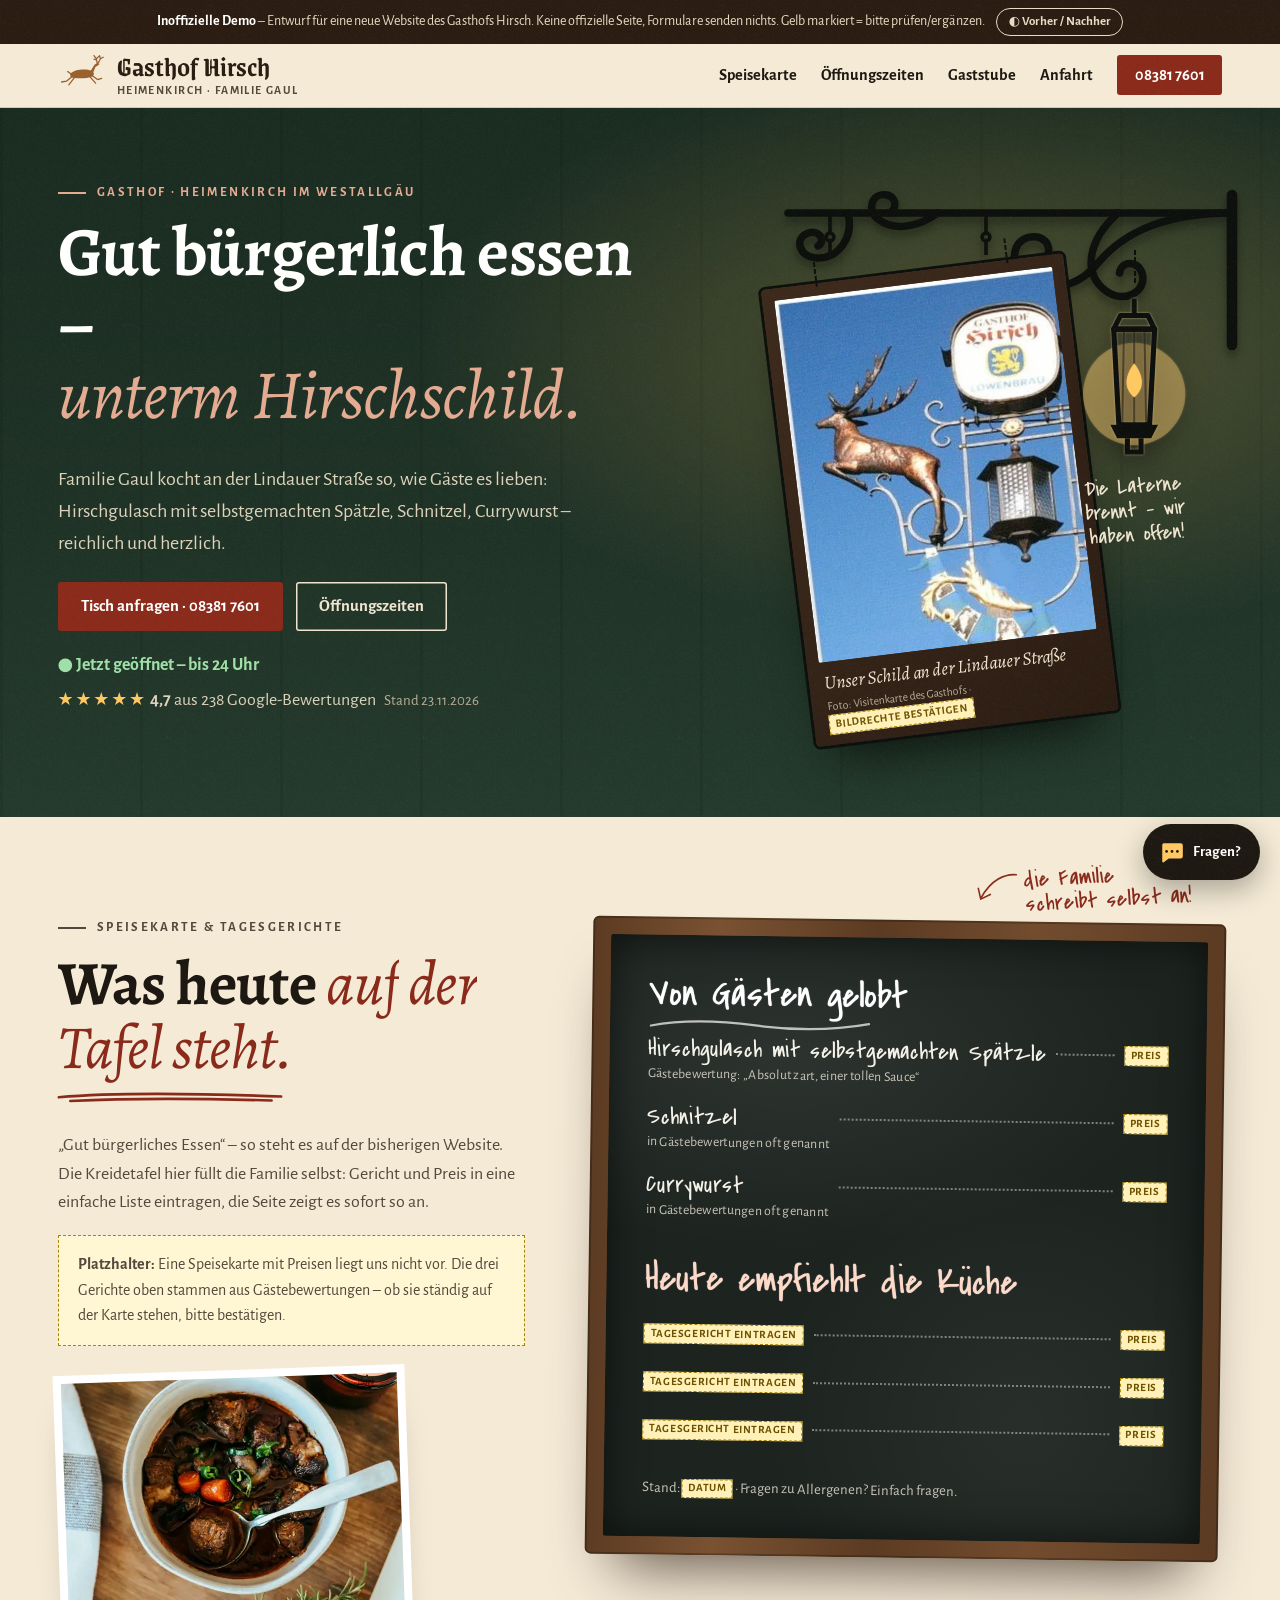
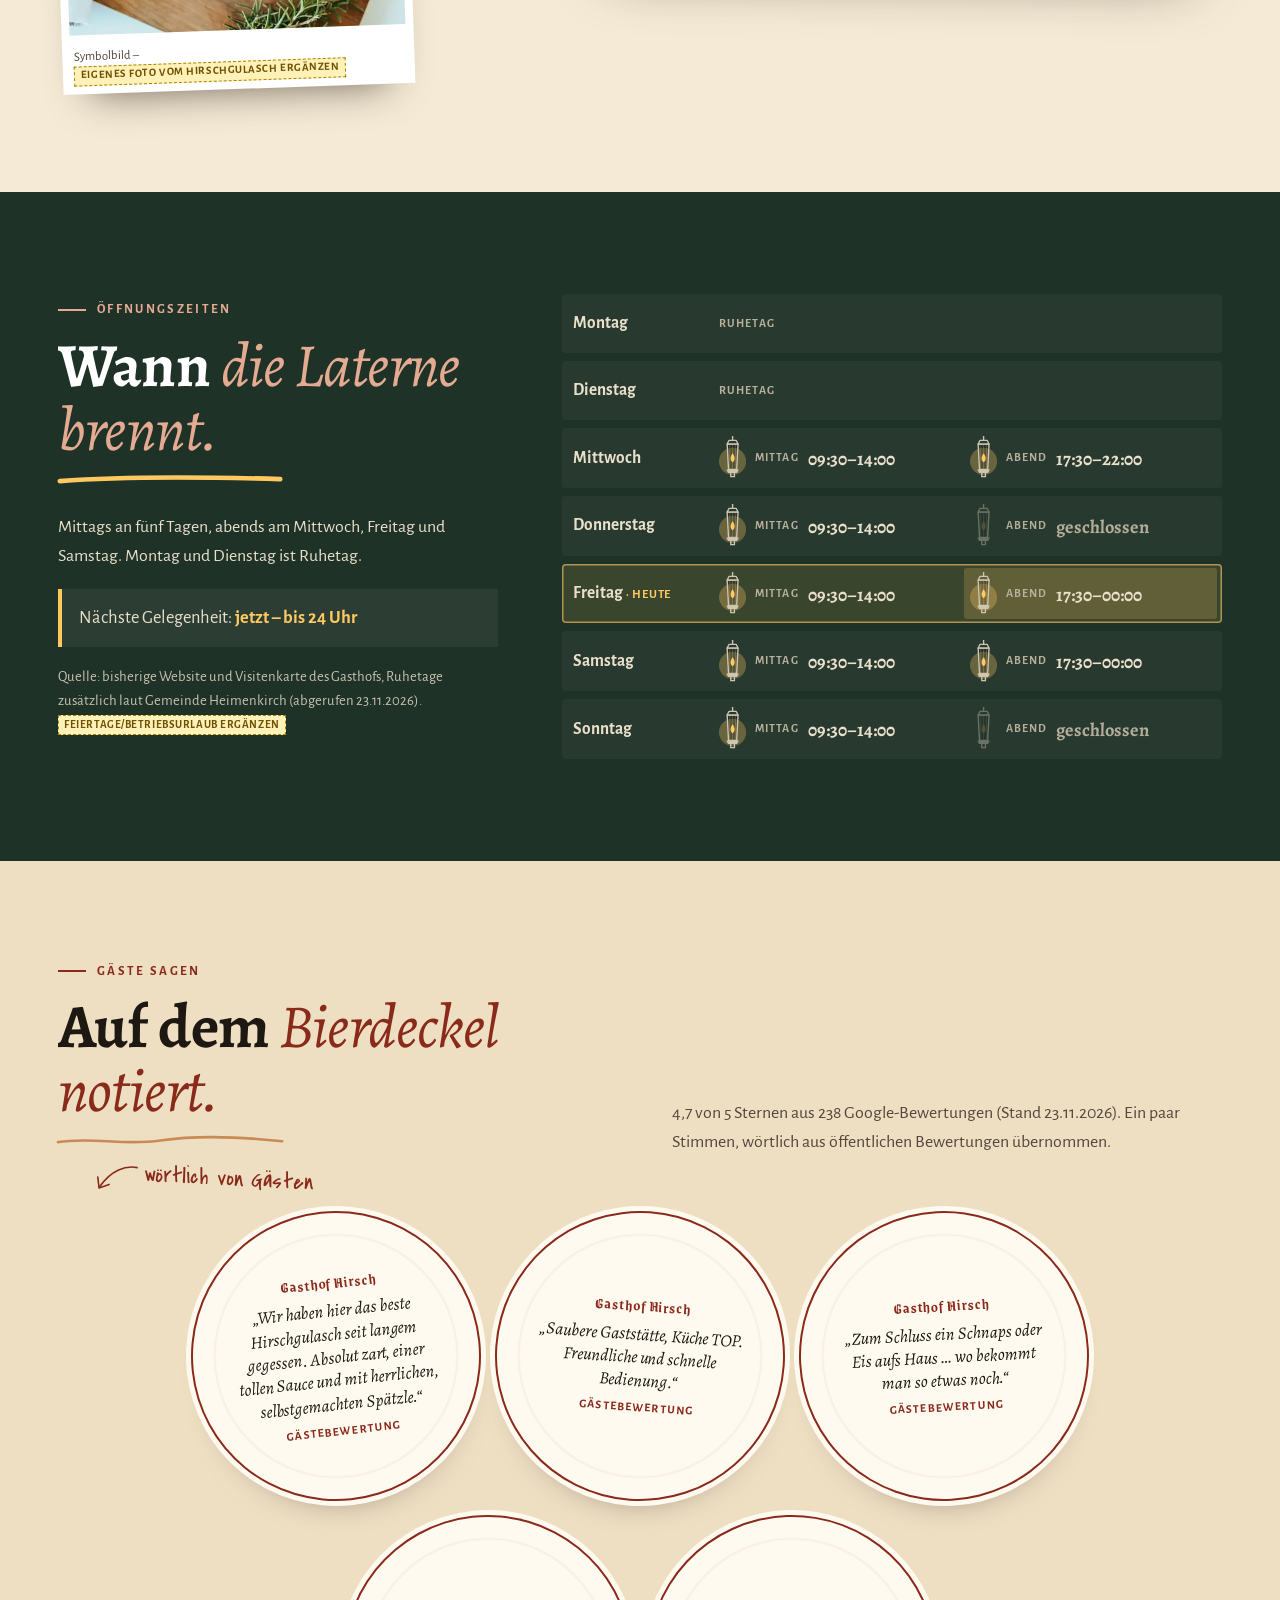
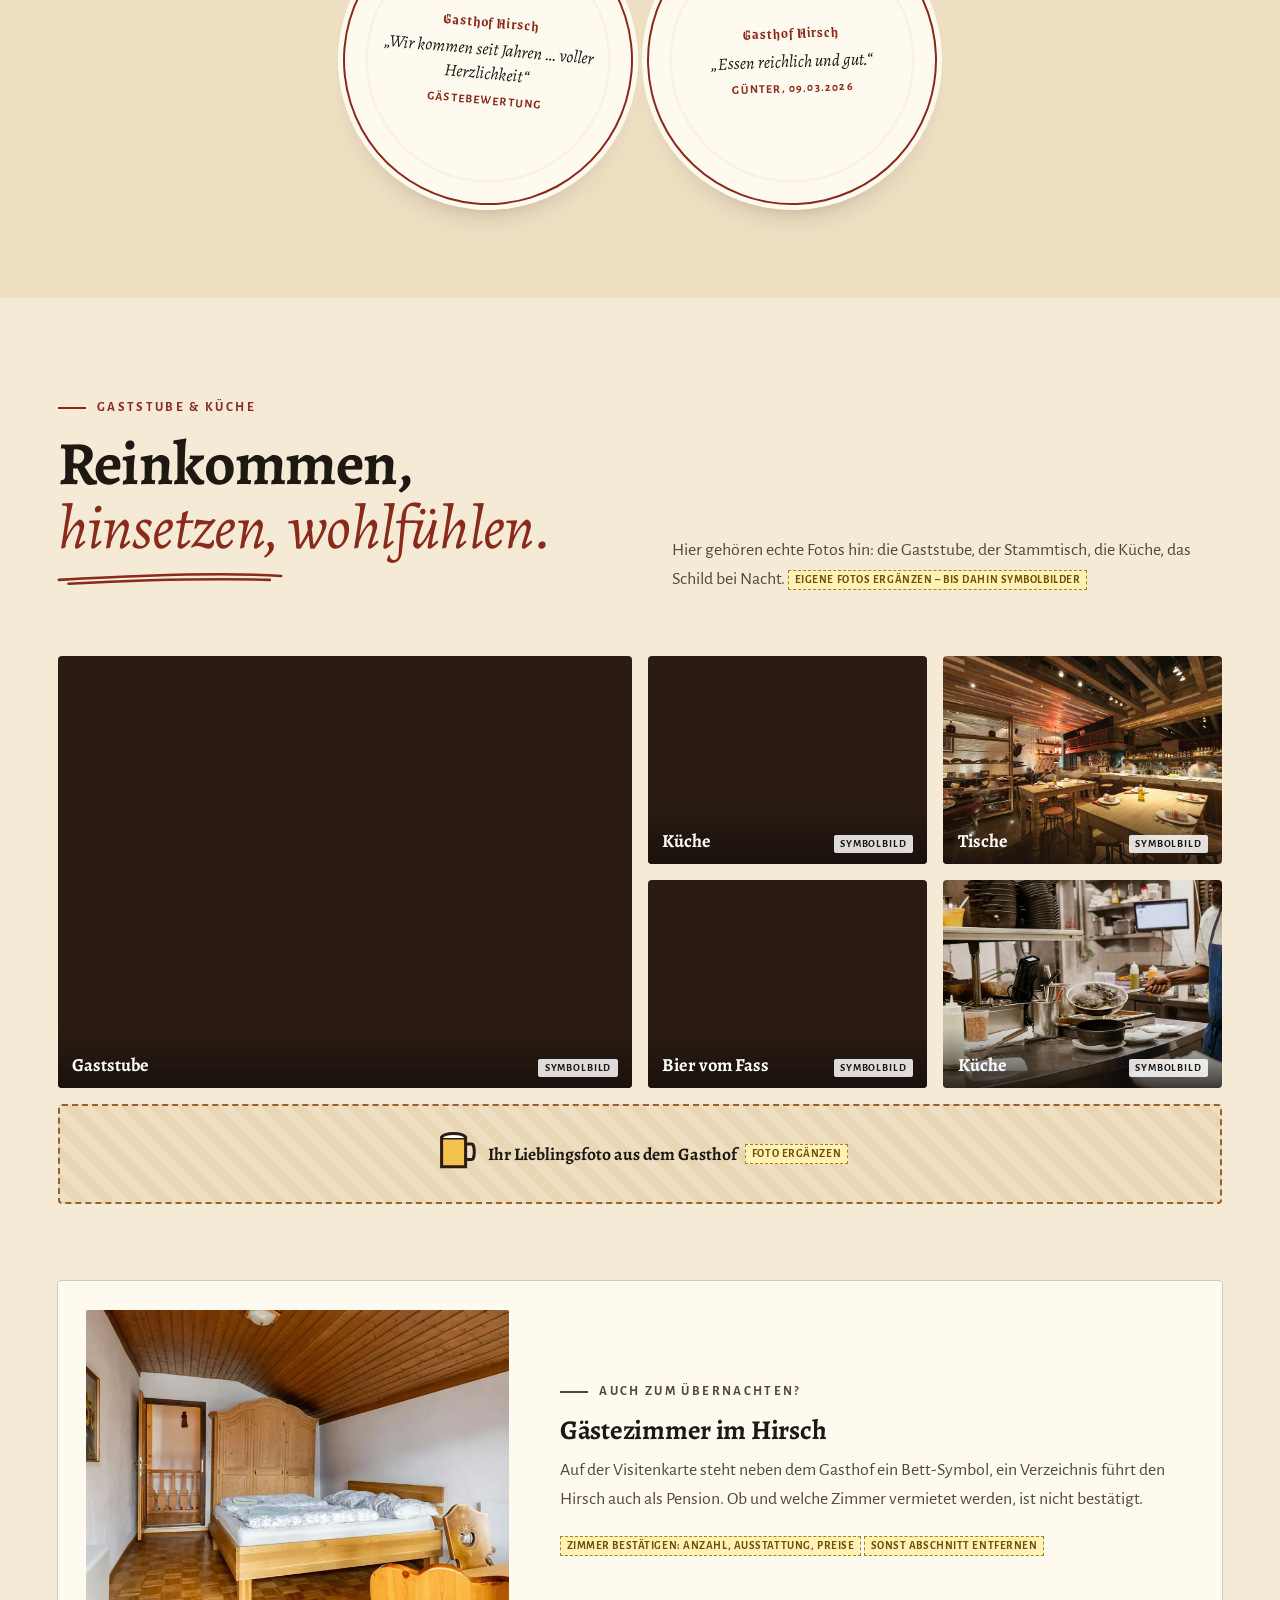
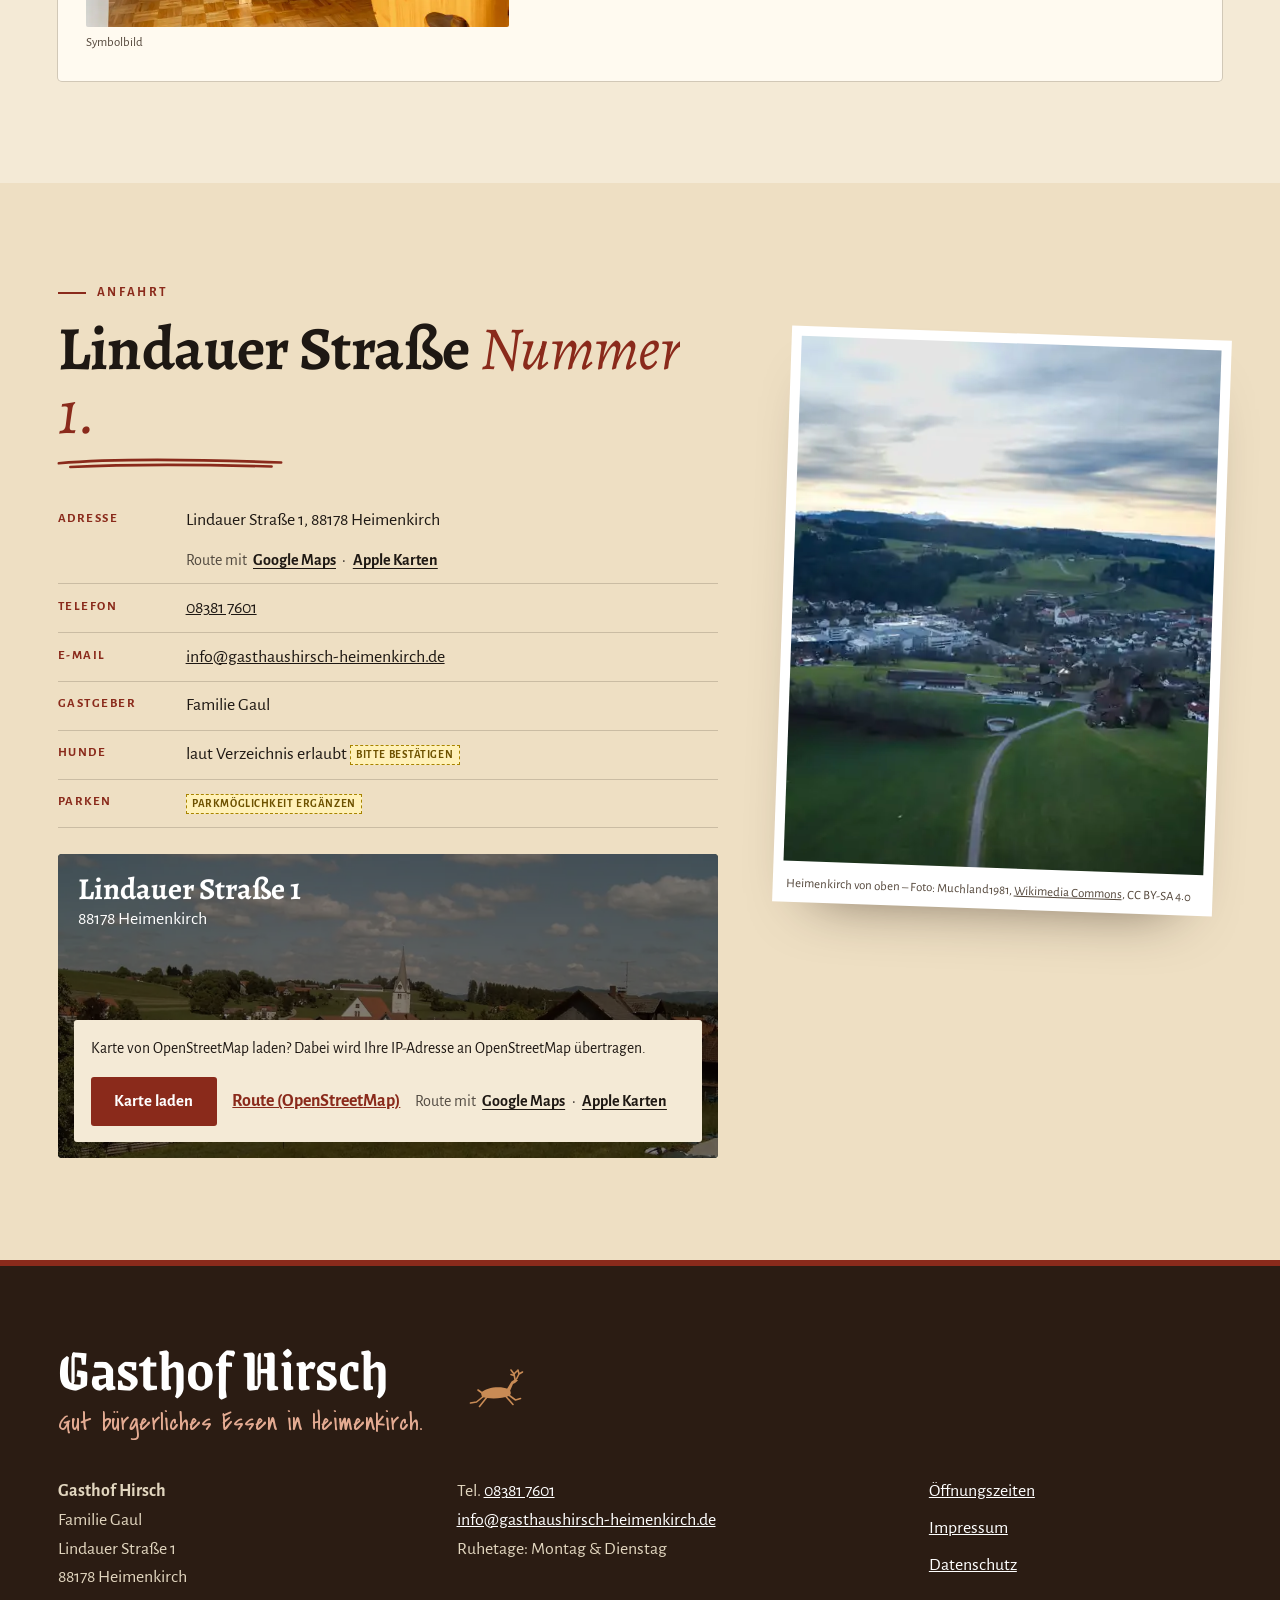
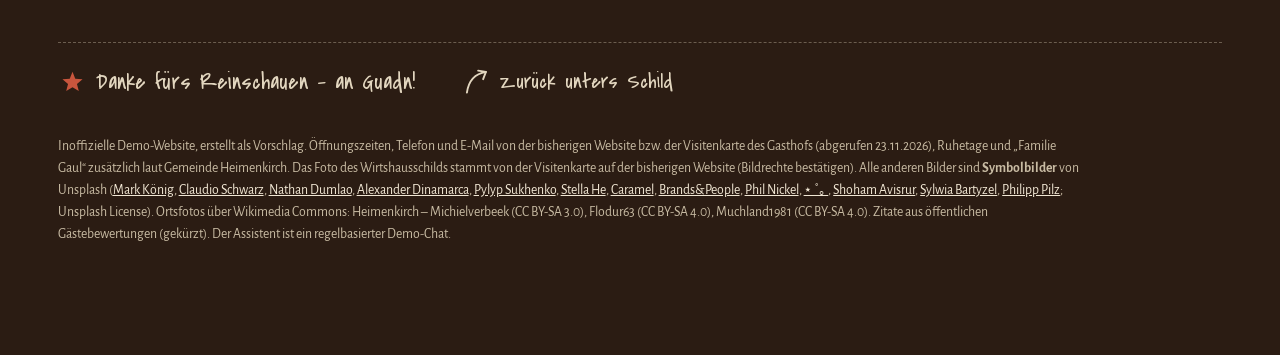
<file: index.html>
<!doctype html>
<html lang="de">
<head>
<meta charset="utf-8">
<meta name="viewport" content="width=device-width, initial-scale=1">
<title>Gasthof Hirsch Heimenkirch – gut bürgerliche Küche, Familie Gaul (Demo)</title>
<meta name="description" content="Gasthof Hirsch, Lindauer Straße 1, 88178 Heimenkirch: gut bürgerliches Essen bei Familie Gaul. Ruhetage Montag und Dienstag. Tel. 08381 7601.">
<meta name="robots" content="noindex, nofollow">
<link rel="icon" href="img/favicon.svg" type="image/svg+xml">
<link rel="alternate icon" href="img/favicon.png">
<link rel="preload" href="fonts/grenze-gotisch-latin-600-normal.woff2" as="font" type="font/woff2" crossorigin>
<!--plus--><link rel="preload" href="fonts/alegreya-sans-latin-400-normal.woff2" as="font" type="font/woff2" crossorigin><!--/plus-->
<link rel="stylesheet" href="css/bundle.css">
<link rel="stylesheet" href="chatbot/chatbot.css" media="print" onload="this.media='all'"><noscript><link rel="stylesheet" href="chatbot/chatbot.css"></noscript>
<script>document.documentElement.classList.add('js')</script>
<script>try{if(!matchMedia('(prefers-reduced-motion: reduce)').matches&&!sessionStorage.getItem('demo-intro'))document.documentElement.classList.add('intro-on')}catch(e){}</script>
<script type="application/ld+json">{"@context": "https://schema.org", "@type": "Restaurant", "name": "Gasthof Hirsch", "servesCuisine": "Gut bürgerliche Küche", "address": {"@type": "PostalAddress", "streetAddress": "Lindauer Straße 1", "postalCode": "88178", "addressLocality": "Heimenkirch", "addressCountry": "DE"}, "telephone": "+49 8381 7601", "geo": {"@type": "GeoCoordinates", "latitude": 47.62939, "longitude": 9.9028}, "openingHours": ["We 09:30-14:00", "We 17:30-22:00", "Th 09:30-14:00", "Fr 09:30-14:00", "Fr 17:30-24:00", "Sa 09:30-14:00", "Sa 17:30-24:00", "Su 09:30-14:00"]}</script>
<!--liebe--><!--/liebe-->
<!--plus--><meta property="og:type" content="website"><meta property="og:locale" content="de_DE"><meta property="og:site_name" content="Gasthof Hirsch"><meta property="og:title" content="Gasthof Hirsch Heimenkirch – gut bürgerliche Küche, Familie Gaul (Demo)"><meta property="og:description" content="Gasthof Hirsch, Lindauer Straße 1, 88178 Heimenkirch: gut bürgerliches Essen bei Familie Gaul. Ruhetage Montag und Dienstag. Tel. 08381 7601."><meta property="og:url" content="https://ni1303.github.io/demo-gasthof-hirsch-heimenkirch/"><meta property="og:image" content="https://ni1303.github.io/demo-gasthof-hirsch-heimenkirch/img/og.jpg"><meta property="og:image:width" content="1200"><meta property="og:image:height" content="630"><meta property="og:image:alt" content="Gasthof Hirsch in Heimenkirch – gut bürgerliche Küche bei Familie Gaul (Demo-Entwurf)"><meta name="twitter:card" content="summary_large_image"><link rel="apple-touch-icon" href="img/apple-touch-icon.png"><meta name="theme-color" content="#1f3227"><link rel="stylesheet" href="css/plus.css" media="print" onload="this.media='all'"><noscript></noscript><!--/plus-->
<!--plus--><style>.pl-vn-btn{margin-left:.7rem;padding:.25rem .7rem;border:1px solid currentColor;border-radius:999px;background:transparent;color:inherit;font:inherit;font-size:.92em;font-weight:600;cursor:pointer;white-space:nowrap}</style><!--/plus-->
</head>
<body id="top" data-fx data-cursor>
<div class="intro" data-intro="1800" role="presentation">
  <div class="intro-in"><div class="i-l"><svg class="lantern" viewBox="0 0 60 100" aria-hidden="true"><circle class="lt-glow" cx="30" cy="58" r="30"/><path d="M30 2v10M22 12h16l4 8H18z" fill="none" stroke="currentColor" stroke-width="3" stroke-linejoin="round"/>
<path d="M18 20h24l-3 56H21z" fill="rgba(0,0,0,.18)" stroke="currentColor" stroke-width="3" stroke-linejoin="round"/><path d="M30 20v56M24 20l-1 56M36 20l1 56" stroke="currentColor" stroke-width="1.2" opacity=".5"/>
<path class="lt-flame" d="M30 40c6 8 6 15 0 20-6-5-6-12 0-20z"/><path d="M16 76h28l-4 8H20z" fill="currentColor"/><path d="M26 84v8h8v-8" fill="none" stroke="currentColor" stroke-width="3"/></svg></div><p class="i-t">Gasthof Hirsch</p><p class="i-s">Heimenkirch</p></div>
  <button class="intro-skip" type="button">Überspringen</button>
</div>
<div class="ch-ind" data-chapter-ind aria-hidden="true"><span class="ci-l2"><svg class="lantern" viewBox="0 0 60 100" aria-hidden="true"><circle class="lt-glow" cx="30" cy="58" r="30"/><path d="M30 2v10M22 12h16l4 8H18z" fill="none" stroke="currentColor" stroke-width="3" stroke-linejoin="round"/>
<path d="M18 20h24l-3 56H21z" fill="rgba(0,0,0,.18)" stroke="currentColor" stroke-width="3" stroke-linejoin="round"/><path d="M30 20v56M24 20l-1 56M36 20l1 56" stroke="currentColor" stroke-width="1.2" opacity=".5"/>
<path class="lt-flame" d="M30 40c6 8 6 15 0 20-6-5-6-12 0-20z"/><path d="M16 76h28l-4 8H20z" fill="currentColor"/><path d="M26 84v8h8v-8" fill="none" stroke="currentColor" stroke-width="3"/></svg></span><span class="ci-no" data-ch-no>1</span><span class="ci-l" data-ch-label>Speisekarte</span></div>
<div class="demo-banner" role="note"><strong>Inoffizielle Demo</strong> – Entwurf für eine neue Website des Gasthofs Hirsch. Keine offizielle Seite, Formulare senden nichts. Gelb markiert = bitte prüfen/ergänzen.<!--plus--><button type="button" class="pl-vn-btn" aria-haspopup="dialog"><span aria-hidden="true">◐</span> Vorher / Nachher</button><!--/plus--></div>
<header class="site-header">
  <a class="brand" href="index.html#top"><span class="b-deer" aria-hidden="true"><svg class="deer" viewBox="0 0 120 84" aria-hidden="true"><g fill="currentColor"><path d="M30 50C40 38 70 36 84 42c6 3 8 10 2 14-14 6-42 6-54 2z"/><path d="M80 45l11-18 8-5 5 3-6 5-4 2-6 14z"/></g>
<g fill="none" stroke="currentColor" stroke-width="3.2" stroke-linecap="round" stroke-linejoin="round"><path d="M84 53l15 11 10-3M79 56l15 17M37 55L21 68l-12 2M42 58L27 77M31 49l-7-5"/>
<path d="M98 23l-2-11-6-8M96 12l6-6M96 15l-6-2M101 22l5-10-2-8M106 12l7-4"/></g></svg></span><span class="b-t">Gasthof Hirsch<small>Heimenkirch · Familie Gaul</small></span></a>
  <nav class="nav" aria-label="Hauptnavigation">
    <button class="nav-toggle" aria-expanded="false" aria-controls="nav-list"><span class="sr-only">Menü</span><span></span><span></span><span></span></button>
    <ul id="nav-list">
      <li><a href="index.html#tafel">Speisekarte</a></li><li><a href="index.html#zeiten">Öffnungszeiten</a></li><li><a href="index.html#stube">Gaststube</a></li><li><a href="index.html#anfahrt">Anfahrt</a></li>
      <li class="nav-tel"><a href="tel:+4983817601">08381 7601</a></li>
    </ul>
  </nav>
</header>
<script type="application/json" id="hours">{"3": [[9.5, 14], [17.5, 22]], "4": [[9.5, 14]], "5": [[9.5, 14], [17.5, 24]], "6": [[9.5, 14], [17.5, 24]], "0": [[9.5, 14]]}</script>
<main>
<section class="hero" data-hero data-chapter="Start" data-ch-no="·">
  <div class="hero-bg" aria-hidden="true"></div>
  <div class="wrap hero-grid">
    <div class="hero-txt">
      <p class="kicker k-light">Gasthof · Heimenkirch im Westallgäu</p>
      <h1 data-split>Gut bürgerlich essen – <em>unterm Hirschschild.</em></h1>
      <p class="lead">Familie Gaul kocht an der Lindauer Straße so, wie Gäste es lieben: Hirschgulasch mit selbstgemachten Spätzle, Schnitzel, Currywurst – reichlich und herzlich.</p>
      <div class="hero-cta"><a class="btn magnetic" href="tel:+4983817601">Tisch anfragen · 08381 7601</a><a class="btn btn-line" href="#zeiten">Öffnungszeiten</a></div>
      <p class="status"><span class="st-dot" data-open>Öffnungszeiten siehe unten</span></p>
      <p class="rating"><span class="stars" aria-hidden="true">★★★★★</span> <strong>4,7</strong> aus 238 Google-Bewertungen <small>Stand 23.11.2026</small></p>
    </div>
    <div class="sign-wrap" aria-label="Das Wirtshausschild des Gasthofs Hirsch">
      <svg class="iron" viewBox="0 0 320 120" aria-hidden="true"><g fill="none" stroke="currentColor" stroke-width="5" stroke-linecap="round">
<path d="M316 18H20"/><path d="M316 18c-40 0-70 10-90 34-14 17-36 20-50 6-10-10-4-26 10-24 10 2 10 14 2 16"/><path d="M240 18c-20 18-24 40-8 52 12 9 28 0 24-12-3-9-14-8-15 0"/>
<path d="M120 18c-14 10-30 12-40 4-8-6-4-18 6-16 8 2 6 12 0 12"/><path d="M60 18c4 16-6 30-20 30-12 0-16-12-8-16 8-4 14 4 8 8"/><path d="M316 6v100" stroke-width="7"/></g>
<g fill="none" stroke="currentColor" stroke-width="2.4"><path d="M48 18v14M48 36v10M152 18v14M152 36v10"/><circle cx="48" cy="34" r="2.6"/><circle cx="152" cy="34" r="2.6"/></g></svg>
      <div class="sign" data-swing>
        <span class="chain c1"></span><span class="chain c2"></span>
        <figure class="sign-board">
          <div class="sign-photo"><img fetchpriority="high" src="img/eigen/schild.webp" alt="Das echte Wirtshausschild: kupferner Hirsch im Sprung, Laterne und Schild „Gasthof Hirsch“" width="303" height="395" decoding="async"></div>
          <figcaption>Unser Schild an der Lindauer Straße<span>Foto: Visitenkarte des Gasthofs · <span class="ph">Bildrechte bestätigen</span></span></figcaption>
        </figure>
      </div>
      <div class="hang-lantern" data-lantern><svg class="lantern" viewBox="0 0 60 100" aria-hidden="true"><circle class="lt-glow" cx="30" cy="58" r="30"/><path d="M30 2v10M22 12h16l4 8H18z" fill="none" stroke="currentColor" stroke-width="3" stroke-linejoin="round"/>
<path d="M18 20h24l-3 56H21z" fill="rgba(0,0,0,.18)" stroke="currentColor" stroke-width="3" stroke-linejoin="round"/><path d="M30 20v56M24 20l-1 56M36 20l1 56" stroke="currentColor" stroke-width="1.2" opacity=".5"/>
<path class="lt-flame" d="M30 40c6 8 6 15 0 20-6-5-6-12 0-20z"/><path d="M16 76h28l-4 8H20z" fill="currentColor"/><path d="M26 84v8h8v-8" fill="none" stroke="currentColor" stroke-width="3"/></svg><span class="hl-t" data-lantern-t>Laterne an = geöffnet</span></div>
    </div>
  </div>
</section>

<section id="tafel" class="tafel" data-chapter="Speisekarte" data-ch-no="1">
  <div class="wrap tf-grid">
    <div class="tf-intro">
      <p class="kicker">Speisekarte &amp; Tagesgerichte</p>
      <h2 data-split>Was heute <em>auf der Tafel steht.</em></h2>
      <p>„Gut bürgerliches Essen“ – so steht es auf der bisherigen Website. Die Kreidetafel hier füllt die Familie selbst: Gericht und Preis in eine einfache Liste eintragen, die Seite zeigt es sofort so an.</p>
      <p class="ph-box"><strong>Platzhalter:</strong> Eine Speisekarte mit Preisen liegt uns nicht vor. Die drei Gerichte oben stammen aus Gästebewertungen – ob sie ständig auf der Karte stehen, bitte bestätigen.</p>
      <figure class="tf-pic" data-reveal><img src="img/stock/gulasch-800.webp" srcset="img/stock/gulasch-800.webp 600w, img/stock/gulasch.webp 1067w" sizes="(min-width:900px) 30vw, 90vw" alt="Gulasch in einer Schüssel auf Holzbrett (Symbolbild)" width="1067" height="1600" loading="lazy" decoding="async"><figcaption>Symbolbild – <span class="ph">eigenes Foto vom Hirschgulasch ergänzen</span></figcaption></figure>
    </div>
    <div class="board" data-reveal>
      <div class="board-in">
        <p class="b-h">Von Gästen gelobt</p>
        <ul class="tf-list"><li class="tf-row" data-reveal><span class="tf-n">Hirschgulasch mit selbstgemachten Spätzle<small>Gästebewertung: „Absolut zart, einer tollen Sauce“</small></span><span class="tf-dots" aria-hidden="true"></span><span class="tf-p"><span class="ph">Preis</span></span></li><li class="tf-row" data-reveal><span class="tf-n">Schnitzel<small>in Gästebewertungen oft genannt</small></span><span class="tf-dots" aria-hidden="true"></span><span class="tf-p"><span class="ph">Preis</span></span></li><li class="tf-row" data-reveal><span class="tf-n">Currywurst<small>in Gästebewertungen oft genannt</small></span><span class="tf-dots" aria-hidden="true"></span><span class="tf-p"><span class="ph">Preis</span></span></li></ul>
        <p class="b-h b-h2">Heute empfiehlt die Küche</p>
        <ul class="tf-list"><li class="tf-row" data-reveal><span class="tf-n"><span class="ph">Tagesgericht eintragen</span></span><span class="tf-dots" aria-hidden="true"></span><span class="tf-p"><span class="ph">Preis</span></span></li><li class="tf-row" data-reveal><span class="tf-n"><span class="ph">Tagesgericht eintragen</span></span><span class="tf-dots" aria-hidden="true"></span><span class="tf-p"><span class="ph">Preis</span></span></li><li class="tf-row" data-reveal><span class="tf-n"><span class="ph">Tagesgericht eintragen</span></span><span class="tf-dots" aria-hidden="true"></span><span class="tf-p"><span class="ph">Preis</span></span></li></ul>
        <p class="b-foot">Stand: <span class="ph">Datum</span> · Fragen zu Allergenen? Einfach fragen.</p>
        <svg class="chalk-ul" viewBox="0 0 300 20" aria-hidden="true"><path pathLength="1" d="M4 12c40-8 90-8 140-2s100 6 152-4"/></svg>
      </div>
    </div>
  </div>
</section>

<section id="zeiten" class="zeiten" data-chapter="Öffnungszeiten" data-ch-no="2">
  <div class="wrap z-grid">
    <div>
      <p class="kicker k-light">Öffnungszeiten</p>
      <h2 data-split>Wann <em>die Laterne brennt.</em></h2>
      <p>Mittags an fünf Tagen, abends am Mittwoch, Freitag und Samstag. Montag und Dienstag ist Ruhetag.</p>
      <p class="next-box">Nächste Gelegenheit: <strong data-next>siehe Wochenplan</strong></p>
      <p class="small light">Quelle: bisherige Website und Visitenkarte des Gasthofs, Ruhetage zusätzlich laut Gemeinde Heimenkirch (abgerufen 23.11.2026). <span class="ph">Feiertage/Betriebsurlaub ergänzen</span></p>
    </div>
    <ol class="wk"><li class="wk-row" data-day="1"><span class="wk-d">Montag</span><span class="wk-slot off"><span class="ws-l">Ruhetag</span></span></li><li class="wk-row" data-day="2"><span class="wk-d">Dienstag</span><span class="wk-slot off"><span class="ws-l">Ruhetag</span></span></li><li class="wk-row" data-day="3"><span class="wk-d">Mittwoch</span><span class="wk-slot on"><svg class="lantern" viewBox="0 0 60 100" aria-hidden="true"><circle class="lt-glow" cx="30" cy="58" r="30"/><path d="M30 2v10M22 12h16l4 8H18z" fill="none" stroke="currentColor" stroke-width="3" stroke-linejoin="round"/>
<path d="M18 20h24l-3 56H21z" fill="rgba(0,0,0,.18)" stroke="currentColor" stroke-width="3" stroke-linejoin="round"/><path d="M30 20v56M24 20l-1 56M36 20l1 56" stroke="currentColor" stroke-width="1.2" opacity=".5"/>
<path class="lt-flame" d="M30 40c6 8 6 15 0 20-6-5-6-12 0-20z"/><path d="M16 76h28l-4 8H20z" fill="currentColor"/><path d="M26 84v8h8v-8" fill="none" stroke="currentColor" stroke-width="3"/></svg><span class="ws-l">Mittag</span><span class="ws-t">09:30–14:00</span></span><span class="wk-slot on"><svg class="lantern" viewBox="0 0 60 100" aria-hidden="true"><circle class="lt-glow" cx="30" cy="58" r="30"/><path d="M30 2v10M22 12h16l4 8H18z" fill="none" stroke="currentColor" stroke-width="3" stroke-linejoin="round"/>
<path d="M18 20h24l-3 56H21z" fill="rgba(0,0,0,.18)" stroke="currentColor" stroke-width="3" stroke-linejoin="round"/><path d="M30 20v56M24 20l-1 56M36 20l1 56" stroke="currentColor" stroke-width="1.2" opacity=".5"/>
<path class="lt-flame" d="M30 40c6 8 6 15 0 20-6-5-6-12 0-20z"/><path d="M16 76h28l-4 8H20z" fill="currentColor"/><path d="M26 84v8h8v-8" fill="none" stroke="currentColor" stroke-width="3"/></svg><span class="ws-l">Abend</span><span class="ws-t">17:30–22:00</span></span></li><li class="wk-row" data-day="4"><span class="wk-d">Donnerstag</span><span class="wk-slot on"><svg class="lantern" viewBox="0 0 60 100" aria-hidden="true"><circle class="lt-glow" cx="30" cy="58" r="30"/><path d="M30 2v10M22 12h16l4 8H18z" fill="none" stroke="currentColor" stroke-width="3" stroke-linejoin="round"/>
<path d="M18 20h24l-3 56H21z" fill="rgba(0,0,0,.18)" stroke="currentColor" stroke-width="3" stroke-linejoin="round"/><path d="M30 20v56M24 20l-1 56M36 20l1 56" stroke="currentColor" stroke-width="1.2" opacity=".5"/>
<path class="lt-flame" d="M30 40c6 8 6 15 0 20-6-5-6-12 0-20z"/><path d="M16 76h28l-4 8H20z" fill="currentColor"/><path d="M26 84v8h8v-8" fill="none" stroke="currentColor" stroke-width="3"/></svg><span class="ws-l">Mittag</span><span class="ws-t">09:30–14:00</span></span><span class="wk-slot dim"><svg class="lantern" viewBox="0 0 60 100" aria-hidden="true"><circle class="lt-glow" cx="30" cy="58" r="30"/><path d="M30 2v10M22 12h16l4 8H18z" fill="none" stroke="currentColor" stroke-width="3" stroke-linejoin="round"/>
<path d="M18 20h24l-3 56H21z" fill="rgba(0,0,0,.18)" stroke="currentColor" stroke-width="3" stroke-linejoin="round"/><path d="M30 20v56M24 20l-1 56M36 20l1 56" stroke="currentColor" stroke-width="1.2" opacity=".5"/>
<path class="lt-flame" d="M30 40c6 8 6 15 0 20-6-5-6-12 0-20z"/><path d="M16 76h28l-4 8H20z" fill="currentColor"/><path d="M26 84v8h8v-8" fill="none" stroke="currentColor" stroke-width="3"/></svg><span class="ws-l">Abend</span><span class="ws-t">geschlossen</span></span></li><li class="wk-row" data-day="5"><span class="wk-d">Freitag</span><span class="wk-slot on"><svg class="lantern" viewBox="0 0 60 100" aria-hidden="true"><circle class="lt-glow" cx="30" cy="58" r="30"/><path d="M30 2v10M22 12h16l4 8H18z" fill="none" stroke="currentColor" stroke-width="3" stroke-linejoin="round"/>
<path d="M18 20h24l-3 56H21z" fill="rgba(0,0,0,.18)" stroke="currentColor" stroke-width="3" stroke-linejoin="round"/><path d="M30 20v56M24 20l-1 56M36 20l1 56" stroke="currentColor" stroke-width="1.2" opacity=".5"/>
<path class="lt-flame" d="M30 40c6 8 6 15 0 20-6-5-6-12 0-20z"/><path d="M16 76h28l-4 8H20z" fill="currentColor"/><path d="M26 84v8h8v-8" fill="none" stroke="currentColor" stroke-width="3"/></svg><span class="ws-l">Mittag</span><span class="ws-t">09:30–14:00</span></span><span class="wk-slot on"><svg class="lantern" viewBox="0 0 60 100" aria-hidden="true"><circle class="lt-glow" cx="30" cy="58" r="30"/><path d="M30 2v10M22 12h16l4 8H18z" fill="none" stroke="currentColor" stroke-width="3" stroke-linejoin="round"/>
<path d="M18 20h24l-3 56H21z" fill="rgba(0,0,0,.18)" stroke="currentColor" stroke-width="3" stroke-linejoin="round"/><path d="M30 20v56M24 20l-1 56M36 20l1 56" stroke="currentColor" stroke-width="1.2" opacity=".5"/>
<path class="lt-flame" d="M30 40c6 8 6 15 0 20-6-5-6-12 0-20z"/><path d="M16 76h28l-4 8H20z" fill="currentColor"/><path d="M26 84v8h8v-8" fill="none" stroke="currentColor" stroke-width="3"/></svg><span class="ws-l">Abend</span><span class="ws-t">17:30–00:00</span></span></li><li class="wk-row" data-day="6"><span class="wk-d">Samstag</span><span class="wk-slot on"><svg class="lantern" viewBox="0 0 60 100" aria-hidden="true"><circle class="lt-glow" cx="30" cy="58" r="30"/><path d="M30 2v10M22 12h16l4 8H18z" fill="none" stroke="currentColor" stroke-width="3" stroke-linejoin="round"/>
<path d="M18 20h24l-3 56H21z" fill="rgba(0,0,0,.18)" stroke="currentColor" stroke-width="3" stroke-linejoin="round"/><path d="M30 20v56M24 20l-1 56M36 20l1 56" stroke="currentColor" stroke-width="1.2" opacity=".5"/>
<path class="lt-flame" d="M30 40c6 8 6 15 0 20-6-5-6-12 0-20z"/><path d="M16 76h28l-4 8H20z" fill="currentColor"/><path d="M26 84v8h8v-8" fill="none" stroke="currentColor" stroke-width="3"/></svg><span class="ws-l">Mittag</span><span class="ws-t">09:30–14:00</span></span><span class="wk-slot on"><svg class="lantern" viewBox="0 0 60 100" aria-hidden="true"><circle class="lt-glow" cx="30" cy="58" r="30"/><path d="M30 2v10M22 12h16l4 8H18z" fill="none" stroke="currentColor" stroke-width="3" stroke-linejoin="round"/>
<path d="M18 20h24l-3 56H21z" fill="rgba(0,0,0,.18)" stroke="currentColor" stroke-width="3" stroke-linejoin="round"/><path d="M30 20v56M24 20l-1 56M36 20l1 56" stroke="currentColor" stroke-width="1.2" opacity=".5"/>
<path class="lt-flame" d="M30 40c6 8 6 15 0 20-6-5-6-12 0-20z"/><path d="M16 76h28l-4 8H20z" fill="currentColor"/><path d="M26 84v8h8v-8" fill="none" stroke="currentColor" stroke-width="3"/></svg><span class="ws-l">Abend</span><span class="ws-t">17:30–00:00</span></span></li><li class="wk-row" data-day="0"><span class="wk-d">Sonntag</span><span class="wk-slot on"><svg class="lantern" viewBox="0 0 60 100" aria-hidden="true"><circle class="lt-glow" cx="30" cy="58" r="30"/><path d="M30 2v10M22 12h16l4 8H18z" fill="none" stroke="currentColor" stroke-width="3" stroke-linejoin="round"/>
<path d="M18 20h24l-3 56H21z" fill="rgba(0,0,0,.18)" stroke="currentColor" stroke-width="3" stroke-linejoin="round"/><path d="M30 20v56M24 20l-1 56M36 20l1 56" stroke="currentColor" stroke-width="1.2" opacity=".5"/>
<path class="lt-flame" d="M30 40c6 8 6 15 0 20-6-5-6-12 0-20z"/><path d="M16 76h28l-4 8H20z" fill="currentColor"/><path d="M26 84v8h8v-8" fill="none" stroke="currentColor" stroke-width="3"/></svg><span class="ws-l">Mittag</span><span class="ws-t">09:30–14:00</span></span><span class="wk-slot dim"><svg class="lantern" viewBox="0 0 60 100" aria-hidden="true"><circle class="lt-glow" cx="30" cy="58" r="30"/><path d="M30 2v10M22 12h16l4 8H18z" fill="none" stroke="currentColor" stroke-width="3" stroke-linejoin="round"/>
<path d="M18 20h24l-3 56H21z" fill="rgba(0,0,0,.18)" stroke="currentColor" stroke-width="3" stroke-linejoin="round"/><path d="M30 20v56M24 20l-1 56M36 20l1 56" stroke="currentColor" stroke-width="1.2" opacity=".5"/>
<path class="lt-flame" d="M30 40c6 8 6 15 0 20-6-5-6-12 0-20z"/><path d="M16 76h28l-4 8H20z" fill="currentColor"/><path d="M26 84v8h8v-8" fill="none" stroke="currentColor" stroke-width="3"/></svg><span class="ws-l">Abend</span><span class="ws-t">geschlossen</span></span></li></ol>
  </div>
</section>

<section id="gaeste" class="gaeste" data-chapter="Gäste sagen" data-ch-no="3">
  <div class="wrap">
    <div class="sec-head">
      <div><p class="kicker">Gäste sagen</p><h2 data-split>Auf dem <em>Bierdeckel notiert.</em></h2></div>
      <p>4,7 von 5 Sternen aus 238 Google-Bewertungen (Stand 23.11.2026). Ein paar Stimmen, wörtlich aus öffentlichen Bewertungen übernommen.</p>
    </div>
    <div class="csts"><figure class="cst" data-reveal style="--r:-6deg"><div class="cst-in"><span class="cst-ring" aria-hidden="true">Gasthof Hirsch</span><blockquote>„Wir haben hier das beste Hirschgulasch seit langem gegessen. Absolut zart, einer tollen Sauce und mit herrlichen, selbstgemachten Spätzle.“</blockquote><figcaption>Gästebewertung</figcaption></div></figure><figure class="cst" data-reveal style="--r:4deg"><div class="cst-in"><span class="cst-ring" aria-hidden="true">Gasthof Hirsch</span><blockquote>„Saubere Gaststätte, Küche TOP. Freundliche und schnelle Bedienung.“</blockquote><figcaption>Gästebewertung</figcaption></div></figure><figure class="cst" data-reveal style="--r:-3deg"><div class="cst-in"><span class="cst-ring" aria-hidden="true">Gasthof Hirsch</span><blockquote>„Zum Schluss ein Schnaps oder Eis aufs Haus … wo bekommt man so etwas noch.“</blockquote><figcaption>Gästebewertung</figcaption></div></figure><figure class="cst" data-reveal style="--r:5deg"><div class="cst-in"><span class="cst-ring" aria-hidden="true">Gasthof Hirsch</span><blockquote>„Wir kommen seit Jahren … voller Herzlichkeit“</blockquote><figcaption>Gästebewertung</figcaption></div></figure><figure class="cst" data-reveal style="--r:-2deg"><div class="cst-in"><span class="cst-ring" aria-hidden="true">Gasthof Hirsch</span><blockquote>„Essen reichlich und gut.“</blockquote><figcaption>Günter, 09.03.2026</figcaption></div></figure></div>
  </div>
</section>

<section id="stube" class="stube" data-chapter="Gaststube" data-ch-no="4">
  <div class="wrap">
    <div class="sec-head">
      <div><p class="kicker">Gaststube &amp; Küche</p><h2 data-split>Reinkommen, <em>hinsetzen, wohlfühlen.</em></h2></div>
      <p>Hier gehören echte Fotos hin: die Gaststube, der Stammtisch, die Küche, das Schild bei Nacht. <span class="ph">Eigene Fotos ergänzen – bis dahin Symbolbilder</span></p>
    </div>
    <div class="sb-grid"><figure class="sb sb0" data-reveal><img src="img/stock/stube-800.webp" srcset="img/stock/stube-800.webp 720w, img/stock/stube.webp 1280w" sizes="(min-width:900px) 30vw, 46vw" alt="Gaststube mit Holzvertäfelung (Symbolbild)" width="1280" height="1600" loading="lazy" decoding="async"><figcaption><span>Gaststube</span> <em>Symbolbild</em></figcaption></figure><figure class="sb sb1" data-reveal><img src="img/stock/koch-800.webp" srcset="img/stock/koch-800.webp 900w, img/stock/koch.webp 1600w" sizes="(min-width:900px) 30vw, 46vw" alt="Koch am Herd (Symbolbild)" width="1600" height="900" loading="lazy" decoding="async"><figcaption><span>Küche</span> <em>Symbolbild</em></figcaption></figure><figure class="sb sb2" data-reveal><img src="img/stock/tische-800.webp" srcset="img/stock/tische-800.webp 900w, img/stock/tische.webp 1600w" sizes="(min-width:900px) 30vw, 46vw" alt="Gedeckte Holztische (Symbolbild)" width="1600" height="1065" loading="lazy" decoding="async"><figcaption><span>Tische</span> <em>Symbolbild</em></figcaption></figure><figure class="sb sb3" data-reveal><img src="img/stock/bier-800.webp" srcset="img/stock/bier-800.webp 720w, img/stock/bier.webp 1280w" sizes="(min-width:900px) 30vw, 46vw" alt="Frisch gezapftes Bier im Krug (Symbolbild)" width="1280" height="1600" loading="lazy" decoding="async"><figcaption><span>Bier vom Fass</span> <em>Symbolbild</em></figcaption></figure><figure class="sb sb4" data-reveal><img src="img/stock/kueche-800.webp" srcset="img/stock/kueche-800.webp 900w, img/stock/kueche.webp 1600w" sizes="(min-width:900px) 30vw, 46vw" alt="Blick in eine Gastro-Küche (Symbolbild)" width="1600" height="1065" loading="lazy" decoding="async"><figcaption><span>Küche</span> <em>Symbolbild</em></figcaption></figure><div class="sb sb-ph"><span><svg class="mug" viewBox="0 0 40 40" aria-hidden="true"><path d="M8 10h20v24H8z" fill="#f2c14e" stroke="currentColor" stroke-width="2.5"/><path d="M8 10c0-5 20-5 20 0" fill="#fff" stroke="currentColor" stroke-width="2.5"/><path d="M28 15h5c3 0 3 13 0 13h-5" fill="none" stroke="currentColor" stroke-width="2.5"/></svg></span><p>Ihr Lieblingsfoto aus dem Gasthof</p><span class="ph">Foto ergänzen</span></div></div>
    <div class="zimmer" data-reveal>
      <figure><img src="img/stock/zimmer-800.webp" srcset="img/stock/zimmer-800.webp 900w, img/stock/zimmer.webp 1600w" sizes="(min-width:900px) 34vw, 90vw" alt="Rustikales Gästezimmer mit Holzdecke (Symbolbild)" width="1600" height="1067" loading="lazy" decoding="async"><figcaption>Symbolbild</figcaption></figure>
      <div>
        <p class="kicker">Auch zum Übernachten?</p>
        <h3>Gästezimmer im Hirsch</h3>
        <p>Auf der Visitenkarte steht neben dem Gasthof ein Bett-Symbol, ein Verzeichnis führt den Hirsch auch als Pension. Ob und welche Zimmer vermietet werden, ist nicht bestätigt.</p>
        <p><span class="ph">Zimmer bestätigen: Anzahl, Ausstattung, Preise</span> <span class="ph">sonst Abschnitt entfernen</span></p>
      </div>
    </div>
  </div>
</section>

<section id="anfahrt" class="anfahrt" data-chapter="Anfahrt" data-ch-no="5">
  <div class="wrap a-grid">
    <div>
      <p class="kicker">Anfahrt</p>
      <h2 data-split>Lindauer Straße <em>Nummer 1.</em></h2>
      <dl class="clist">
        <div><dt>Adresse</dt><dd>Lindauer Straße 1, 88178 Heimenkirch</dd></div>
        <div><dt>Telefon</dt><dd><a href="tel:+4983817601">08381 7601</a></dd></div>
        <div><dt>E-Mail</dt><dd><a class="mail" href="mailto:info@gasthaushirsch-heimenkirch.de">info@gasthaushirsch-heimenkirch.de</a></dd></div>
        <div><dt>Gastgeber</dt><dd>Familie Gaul</dd></div>
        <div><dt>Hunde</dt><dd>laut Verzeichnis erlaubt <span class="ph">bitte bestätigen</span></dd></div>
        <div><dt>Parken</dt><dd><span class="ph">Parkmöglichkeit ergänzen</span></dd></div>
      </dl>
      <div class="map" id="map" data-coords="47.62939,9.9028" data-title="Karte: Gasthof Hirsch, Lindauer Straße 1, Heimenkirch">
        <div class="map-placeholder"><img src="img/stock/dorf-800.webp" srcset="img/stock/dorf-800.webp 900w, img/stock/dorf.webp 1600w" sizes="(min-width:900px) 44vw, 92vw" alt="Ortsansicht von Heimenkirch mit Kirche" width="1600" height="1200" loading="lazy" decoding="async"><div><strong>Lindauer Straße 1</strong>88178 Heimenkirch</div></div>
        <div class="map-consent"><p>Karte von OpenStreetMap laden? Dabei wird Ihre IP-Adresse an OpenStreetMap übertragen.</p><button class="btn" type="button" data-map-load="map">Karte laden</button> <a class="osm" href="https://www.openstreetmap.org/?mlat=47.62939&mlon=9.9028#map=17/47.62939/9.9028" target="_blank" rel="noopener">Route (OpenStreetMap)</a></div>
      </div>
    </div>
    <figure class="a-photo" data-reveal><img src="img/stock/luft-800.webp" srcset="img/stock/luft-800.webp 900w, img/stock/luft.webp 1600w" sizes="(min-width:900px) 36vw, 80vw" alt="Heimenkirch aus der Vogelperspektive, im Hintergrund Säntis und Bodensee" width="1600" height="900" loading="lazy" decoding="async"><figcaption>Heimenkirch von oben – Foto: Muchland1981, <a href="https://commons.wikimedia.org/wiki/File:Heimenkirch_aus_Vogelperspektive_im_Hintergrund_mit_S%C3%A4ntis_und_Bodensee.jpg" target="_blank" rel="noopener">Wikimedia Commons</a>, CC BY-SA 4.0</figcaption></figure>
  </div>
</section>
</main>
<footer class="footer">
  <div class="wrap">
    <div class="foot-top">
      <p class="fc-name">Gasthof Hirsch</p>
      <p class="fc-hand">Gut bürgerliches Essen in Heimenkirch.</p>
    </div>
    <div class="foot-cols">
      <p><strong>Gasthof Hirsch</strong><br>Familie Gaul<br>Lindauer Straße 1<br>88178 Heimenkirch</p>
      <p>Tel. <a href="tel:+4983817601">08381 7601</a><br><a class="mail" href="mailto:info@gasthaushirsch-heimenkirch.de">info@gasthaushirsch-heimenkirch.de</a><br>Ruhetage: Montag &amp; Dienstag</p>
      <nav aria-label="Rechtliches"><a href="index.html#zeiten">Öffnungszeiten</a><a href="impressum.html">Impressum</a><a href="datenschutz.html">Datenschutz</a></nav>
    </div>
    <p class="small">Inoffizielle Demo-Website, erstellt als Vorschlag. Öffnungszeiten, Telefon und E-Mail von der bisherigen Website bzw. der Visitenkarte des Gasthofs (abgerufen 23.11.2026), Ruhetage und „Familie Gaul“ zusätzlich laut Gemeinde Heimenkirch. Das Foto des Wirtshausschilds stammt von der Visitenkarte auf der bisherigen Website (Bildrechte bestätigen). Alle anderen Bilder sind <strong>Symbolbilder</strong> von Unsplash (<a href="https://unsplash.com/photos/frittiertes-essen-auf-weissem-keramikteller-MyfbM2QYF4o" target="_blank" rel="noopener">Mark König</a>, <a href="https://unsplash.com/photos/pommes-mit-ketchup-PJrRYKdAwlQ" target="_blank" rel="noopener">Claudio Schwarz</a>, <a href="https://unsplash.com/photos/gekochte-speisen-in-weisser-keramikschussel-gbtQfadV5qY" target="_blank" rel="noopener">Nathan Dumlao</a>, <a href="https://unsplash.com/photos/bierkrug-aus-klarem-glas-hplJX8Uy9Uo" target="_blank" rel="noopener">Alexander Dinamarca</a>, <a href="https://unsplash.com/photos/koch-schneidet-gemuse-in-der-restaurantkuche-y-XZf_TNRms" target="_blank" rel="noopener">Pylyp Sukhenko</a>, <a href="https://unsplash.com/photos/ein-mann-steht-in-einer-kuche-und-bereitet-essen-zu-hM6MSq__M0Q" target="_blank" rel="noopener">Stella He</a>, <a href="https://unsplash.com/photos/ein-restaurant-mit-holzwanden-und-tischen-und-stuhlen-bRihwX_BU1E" target="_blank" rel="noopener">Caramel</a>, <a href="https://unsplash.com/photos/brauner-holztisch-und-stuhle-iFyLBKmCrmQ" target="_blank" rel="noopener">Brands&amp;People</a>, <a href="https://unsplash.com/photos/ein-klares-glas-das-auf-einem-tisch-sitzt-PEdDD39feDk" target="_blank" rel="noopener">Phil Nickel</a>, <a href="https://unsplash.com/photos/dessert-parfait-mit-erdbeeren-und-beerensauce-zDpIUl_TGO8" target="_blank" rel="noopener">⋆ ˚｡𖦹</a>, <a href="https://unsplash.com/photos/rustikales-schlafzimmer-mit-holzmobeln-BmW8RR9-3e8" target="_blank" rel="noopener">Shoham Avisrur</a>, <a href="https://unsplash.com/photos/schwarze-laterne-mit-feuer-in-der-nacht-e0VnBbc1mFk" target="_blank" rel="noopener">Sylwia Bartyzel</a>, <a href="https://unsplash.com/photos/braunhirsch-unter-dem-baum-iQRKBNKyRpo" target="_blank" rel="noopener">Philipp Pilz</a>; Unsplash License). Ortsfotos über Wikimedia Commons: Heimenkirch – Michielverbeek (CC BY-SA 3.0), Flodur63 (CC BY-SA 4.0), Muchland1981 (CC BY-SA 4.0). Zitate aus öffentlichen Gästebewertungen (gekürzt). Der Assistent ist ein regelbasierter Demo-Chat.</p>
  </div>
</footer>
<nav class="mobile-bar" aria-label="Schnellzugriff"><a href="index.html#zeiten">Öffnungszeiten</a><a href="tel:+4983817601">Anrufen · 08381 7601</a></nav>
<script src="js/base.js" defer></script>
<script src="js/fx.js" defer></script>
<script src="js/main.js" defer></script>
<script src="js/premium.js" defer></script>
<script src="chatbot/chatbot.js" data-kb="chatbot/kb.json" defer></script>
<!--liebe--><script type="application/json" id="liebe-cfg">{"underline": [{"sel": ".tafel h2, .stube h2, .anfahrt h2", "style": "scribble", "color": "#8a2a1b"}, {"sel": ".gaeste h2", "style": "wave", "color": "#c98b55"}, {"sel": ".zeiten h2", "style": "brush", "color": "#ffc861"}], "notes": [{"at": ".board", "text": "die Familie schreibt selbst an!", "arrow": "dl", "rot": -4, "m": "inline", "css": {"right": "1rem", "top": "-3.6rem"}}, {"at": ".csts", "text": "wörtlich von Gästen", "arrow": "dl", "rot": 3, "m": "hide", "css": {"left": "2rem", "top": "-3.4rem"}}], "frames": [], "lift": ".sb, .zimmer", "squish": ".btn, .mobile-bar a, .cst", "burst": {"sel": ".btn, a[href^='tel:'], .mobile-bar a", "shapes": ["star", "leaf", "heart"], "colors": ["#ffc861", "#8a2a1b", "#c98b55", "#1f3227"], "n": 9}, "egg": {"at": ".footer .foot-top", "type": "hirsch", "label": "Hirsch – spring!", "hint": "Hirsch", "svg": "<svg width='60' height='44' viewBox='0 0 120 84' aria-hidden='true'><g class='lv-deer'><g fill='#c98b55'><path d='M30 50C40 38 70 36 84 42c6 3 8 10 2 14-14 6-42 6-54 2z'/><path d='M80 45l11-18 8-5 5 3-6 5-4 2-6 14z'/><\/g><g fill='none' stroke='#c98b55' stroke-width='3.2' stroke-linecap='round' stroke-linejoin='round'><path d='M84 53l15 11 10-3M79 56l15 17M37 55L21 68l-12 2M42 58L27 77M31 49l-7-5'/><path d='M98 23l-2-11-6-8M96 12l6-6M96 15l-6-2M101 22l5-10-2-8M106 12l7-4'/><\/g><\/g><\/svg>", "msg": "Hirschsprung! Mittwoch, Freitag und Samstag gibt’s auch abends ab 17:30 Uhr – Tisch unter 08381 7601.", "autoclose": 5200, "autocloseM": 4000, "css": {"right": "0", "top": "50%", "marginTop": "-22px"}}, "foot": {"at": ".footer .wrap", "after": ".foot-cols", "text": "Danke fürs Reinschauen – an Guadn!", "top": "Zurück unters Schild", "shape": "star"}, "texture": "grain-light"}</script><script src="js/liebe.js" defer></script><!--/liebe-->
<!--plus--><script type="application/json" id="plus-cfg">{"address": "Lindauer Straße 1, 88178 Heimenkirch", "routeAt": [".clist > div:first-child dd"], "vorher": {"d": "img/demo/vorher-d.webp", "m": "img/demo/vorher-m.webp", "nd": "img/demo/nachher-d.webp", "nm": "img/demo/nachher-m.webp", "src": "Bisher: gasthaushirsch-heimenkirch.de (Visitenkarten-Bild + Öffnungszeiten, ohne Mobilansicht, nur http). Nachbau aus dem abgerufenen Seitentext vom 23.11.2026. Dieser Hinweis ist nur Teil der Demo."}}</script><script src="js/plus.js" defer></script><!--/plus-->
</body>
</html>
</file>
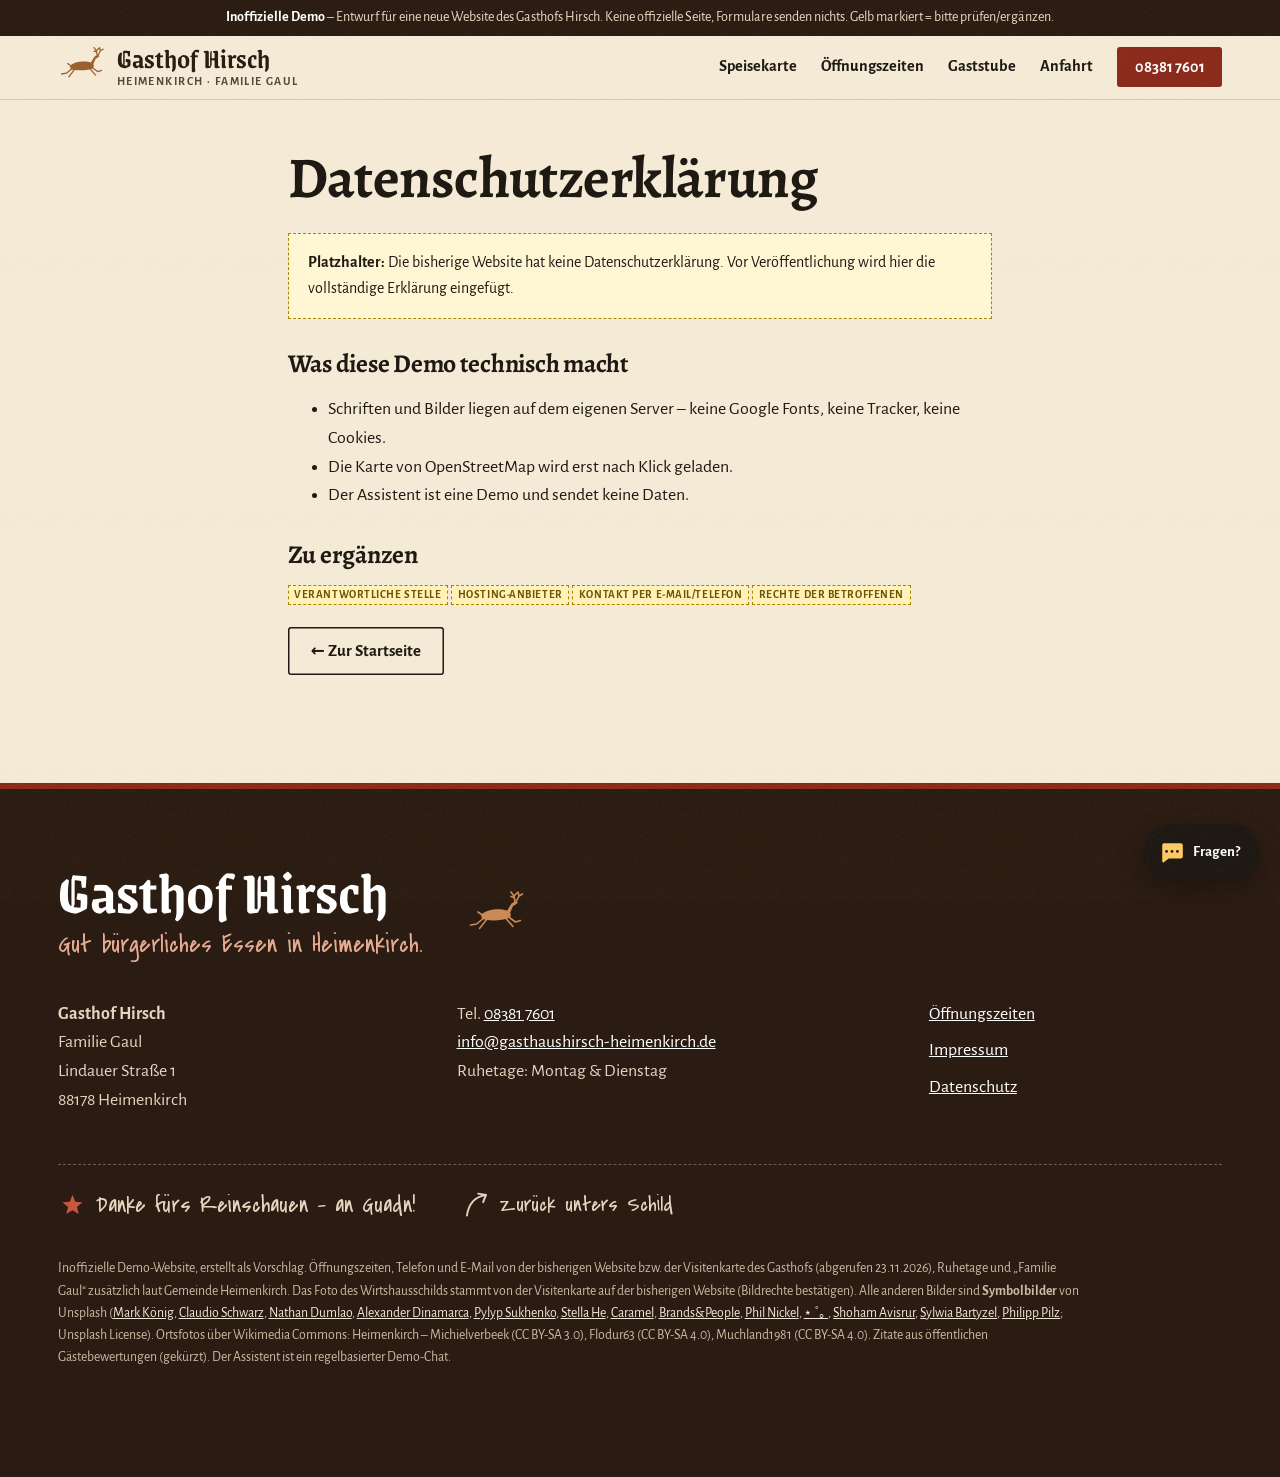
<file: datenschutz.html>
<!doctype html>
<html lang="de">
<head>
<meta charset="utf-8">
<meta name="viewport" content="width=device-width, initial-scale=1">
<title>Datenschutzerklärung – Gasthof Hirsch (Demo)</title>
<meta name="description" content="Datenschutzerklärung der Demo-Website">
<meta name="robots" content="noindex, nofollow">
<link rel="icon" href="img/favicon.svg" type="image/svg+xml">
<link rel="alternate icon" href="img/favicon.png">
<link rel="preload" href="fonts/grenze-gotisch-latin-600-normal.woff2" as="font" type="font/woff2" crossorigin>
<link rel="stylesheet" href="css/fonts.css">
<link rel="stylesheet" href="css/style.css">
<link rel="stylesheet" href="chatbot/chatbot.css">
<script>document.documentElement.classList.add('js')</script>
<script>try{if(!matchMedia('(prefers-reduced-motion: reduce)').matches&&!sessionStorage.getItem('demo-intro'))document.documentElement.classList.add('intro-on')}catch(e){}</script>
<!--liebe--><link rel="stylesheet" href="css/liebe.css"><link rel="stylesheet" href="css/liebe-site.css"><!--/liebe-->
</head>
<body id="top">
<div class="demo-banner" role="note"><strong>Inoffizielle Demo</strong> – Entwurf für eine neue Website des Gasthofs Hirsch. Keine offizielle Seite, Formulare senden nichts. Gelb markiert = bitte prüfen/ergänzen.</div>
<header class="site-header">
  <a class="brand" href="index.html#top"><span class="b-deer" aria-hidden="true"><svg class="deer" viewBox="0 0 120 84" aria-hidden="true"><g fill="currentColor"><path d="M30 50C40 38 70 36 84 42c6 3 8 10 2 14-14 6-42 6-54 2z"/><path d="M80 45l11-18 8-5 5 3-6 5-4 2-6 14z"/></g>
<g fill="none" stroke="currentColor" stroke-width="3.2" stroke-linecap="round" stroke-linejoin="round"><path d="M84 53l15 11 10-3M79 56l15 17M37 55L21 68l-12 2M42 58L27 77M31 49l-7-5"/>
<path d="M98 23l-2-11-6-8M96 12l6-6M96 15l-6-2M101 22l5-10-2-8M106 12l7-4"/></g></svg></span><span class="b-t">Gasthof Hirsch<small>Heimenkirch · Familie Gaul</small></span></a>
  <nav class="nav" aria-label="Hauptnavigation">
    <button class="nav-toggle" aria-expanded="false" aria-controls="nav-list"><span class="sr-only">Menü</span><span></span><span></span><span></span></button>
    <ul id="nav-list">
      <li><a href="index.html#tafel">Speisekarte</a></li><li><a href="index.html#zeiten">Öffnungszeiten</a></li><li><a href="index.html#stube">Gaststube</a></li><li><a href="index.html#anfahrt">Anfahrt</a></li>
      <li class="nav-tel"><a href="tel:+4983817601">08381 7601</a></li>
    </ul>
  </nav>
</header>
<main class="legal"><div class="wrap narrow"><h1>Datenschutzerklärung</h1>
<div class="ph-box"><strong>Platzhalter:</strong> Die bisherige Website hat keine Datenschutzerklärung. Vor Veröffentlichung wird hier die vollständige Erklärung eingefügt.</div>
<h2>Was diese Demo technisch macht</h2>
<ul>
<li>Schriften und Bilder liegen auf dem eigenen Server – keine Google Fonts, keine Tracker, keine Cookies.</li>
<li>Die Karte von OpenStreetMap wird erst nach Klick geladen.</li>
<li>Der Assistent ist eine Demo und sendet keine Daten.</li>
</ul>
<h2>Zu ergänzen</h2>
<p><span class="ph">Verantwortliche Stelle</span> <span class="ph">Hosting-Anbieter</span> <span class="ph">Kontakt per E-Mail/Telefon</span> <span class="ph">Rechte der Betroffenen</span></p>
<p><a class="btn btn-line" href="index.html">← Zur Startseite</a></p></div></main>
<footer class="footer">
  <div class="wrap">
    <div class="foot-top">
      <p class="fc-name">Gasthof Hirsch</p>
      <p class="fc-hand">Gut bürgerliches Essen in Heimenkirch.</p>
    </div>
    <div class="foot-cols">
      <p><strong>Gasthof Hirsch</strong><br>Familie Gaul<br>Lindauer Straße 1<br>88178 Heimenkirch</p>
      <p>Tel. <a href="tel:+4983817601">08381 7601</a><br><a class="mail" href="mailto:info@gasthaushirsch-heimenkirch.de">info@gasthaushirsch-heimenkirch.de</a><br>Ruhetage: Montag &amp; Dienstag</p>
      <nav aria-label="Rechtliches"><a href="index.html#zeiten">Öffnungszeiten</a><a href="impressum.html">Impressum</a><a href="datenschutz.html">Datenschutz</a></nav>
    </div>
    <p class="small">Inoffizielle Demo-Website, erstellt als Vorschlag. Öffnungszeiten, Telefon und E-Mail von der bisherigen Website bzw. der Visitenkarte des Gasthofs (abgerufen 23.11.2026), Ruhetage und „Familie Gaul“ zusätzlich laut Gemeinde Heimenkirch. Das Foto des Wirtshausschilds stammt von der Visitenkarte auf der bisherigen Website (Bildrechte bestätigen). Alle anderen Bilder sind <strong>Symbolbilder</strong> von Unsplash (<a href="https://unsplash.com/photos/frittiertes-essen-auf-weissem-keramikteller-MyfbM2QYF4o" target="_blank" rel="noopener">Mark König</a>, <a href="https://unsplash.com/photos/pommes-mit-ketchup-PJrRYKdAwlQ" target="_blank" rel="noopener">Claudio Schwarz</a>, <a href="https://unsplash.com/photos/gekochte-speisen-in-weisser-keramikschussel-gbtQfadV5qY" target="_blank" rel="noopener">Nathan Dumlao</a>, <a href="https://unsplash.com/photos/bierkrug-aus-klarem-glas-hplJX8Uy9Uo" target="_blank" rel="noopener">Alexander Dinamarca</a>, <a href="https://unsplash.com/photos/koch-schneidet-gemuse-in-der-restaurantkuche-y-XZf_TNRms" target="_blank" rel="noopener">Pylyp Sukhenko</a>, <a href="https://unsplash.com/photos/ein-mann-steht-in-einer-kuche-und-bereitet-essen-zu-hM6MSq__M0Q" target="_blank" rel="noopener">Stella He</a>, <a href="https://unsplash.com/photos/ein-restaurant-mit-holzwanden-und-tischen-und-stuhlen-bRihwX_BU1E" target="_blank" rel="noopener">Caramel</a>, <a href="https://unsplash.com/photos/brauner-holztisch-und-stuhle-iFyLBKmCrmQ" target="_blank" rel="noopener">Brands&amp;People</a>, <a href="https://unsplash.com/photos/ein-klares-glas-das-auf-einem-tisch-sitzt-PEdDD39feDk" target="_blank" rel="noopener">Phil Nickel</a>, <a href="https://unsplash.com/photos/dessert-parfait-mit-erdbeeren-und-beerensauce-zDpIUl_TGO8" target="_blank" rel="noopener">⋆ ˚｡𖦹</a>, <a href="https://unsplash.com/photos/rustikales-schlafzimmer-mit-holzmobeln-BmW8RR9-3e8" target="_blank" rel="noopener">Shoham Avisrur</a>, <a href="https://unsplash.com/photos/schwarze-laterne-mit-feuer-in-der-nacht-e0VnBbc1mFk" target="_blank" rel="noopener">Sylwia Bartyzel</a>, <a href="https://unsplash.com/photos/braunhirsch-unter-dem-baum-iQRKBNKyRpo" target="_blank" rel="noopener">Philipp Pilz</a>; Unsplash License). Ortsfotos über Wikimedia Commons: Heimenkirch – Michielverbeek (CC BY-SA 3.0), Flodur63 (CC BY-SA 4.0), Muchland1981 (CC BY-SA 4.0). Zitate aus öffentlichen Gästebewertungen (gekürzt). Der Assistent ist ein regelbasierter Demo-Chat.</p>
  </div>
</footer>
<nav class="mobile-bar" aria-label="Schnellzugriff"><a href="index.html#zeiten">Öffnungszeiten</a><a href="tel:+4983817601">Anrufen · 08381 7601</a></nav>
<script src="js/base.js" defer></script>
<script src="chatbot/chatbot.js" data-kb="chatbot/kb.json" defer></script>
<!--liebe--><script type="application/json" id="liebe-cfg">{"underline": [{"sel": ".tafel h2, .stube h2, .anfahrt h2", "style": "scribble", "color": "#8a2a1b"}, {"sel": ".gaeste h2", "style": "wave", "color": "#c98b55"}, {"sel": ".zeiten h2", "style": "brush", "color": "#ffc861"}], "notes": [{"at": ".board", "text": "die Familie schreibt selbst an!", "arrow": "dl", "rot": -4, "m": "inline", "css": {"right": "1rem", "top": "-3.6rem"}}, {"at": ".csts", "text": "wörtlich von Gästen", "arrow": "dl", "rot": 3, "m": "hide", "css": {"left": "2rem", "top": "-3.4rem"}}], "frames": [], "lift": ".sb, .zimmer", "squish": ".btn, .mobile-bar a, .cst", "burst": {"sel": ".btn, a[href^='tel:'], .mobile-bar a", "shapes": ["star", "leaf", "heart"], "colors": ["#ffc861", "#8a2a1b", "#c98b55", "#1f3227"], "n": 9}, "egg": {"at": ".footer .foot-top", "type": "hirsch", "label": "Hirsch – spring!", "hint": "Hirsch", "svg": "<svg width='60' height='44' viewBox='0 0 120 84' aria-hidden='true'><g class='lv-deer'><g fill='#c98b55'><path d='M30 50C40 38 70 36 84 42c6 3 8 10 2 14-14 6-42 6-54 2z'/><path d='M80 45l11-18 8-5 5 3-6 5-4 2-6 14z'/><\/g><g fill='none' stroke='#c98b55' stroke-width='3.2' stroke-linecap='round' stroke-linejoin='round'><path d='M84 53l15 11 10-3M79 56l15 17M37 55L21 68l-12 2M42 58L27 77M31 49l-7-5'/><path d='M98 23l-2-11-6-8M96 12l6-6M96 15l-6-2M101 22l5-10-2-8M106 12l7-4'/><\/g><\/g><\/svg>", "msg": "Hirschsprung! Mittwoch, Freitag und Samstag gibt’s auch abends ab 17:30 Uhr – Tisch unter 08381 7601.", "autoclose": 5200, "autocloseM": 4000, "css": {"right": "0", "top": "50%", "marginTop": "-22px"}}, "foot": {"at": ".footer .wrap", "after": ".foot-cols", "text": "Danke fürs Reinschauen – an Guadn!", "top": "Zurück unters Schild", "shape": "star"}, "texture": "grain-light"}</script><script src="js/liebe.js" defer></script><!--/liebe-->
</body>
</html>
</file>
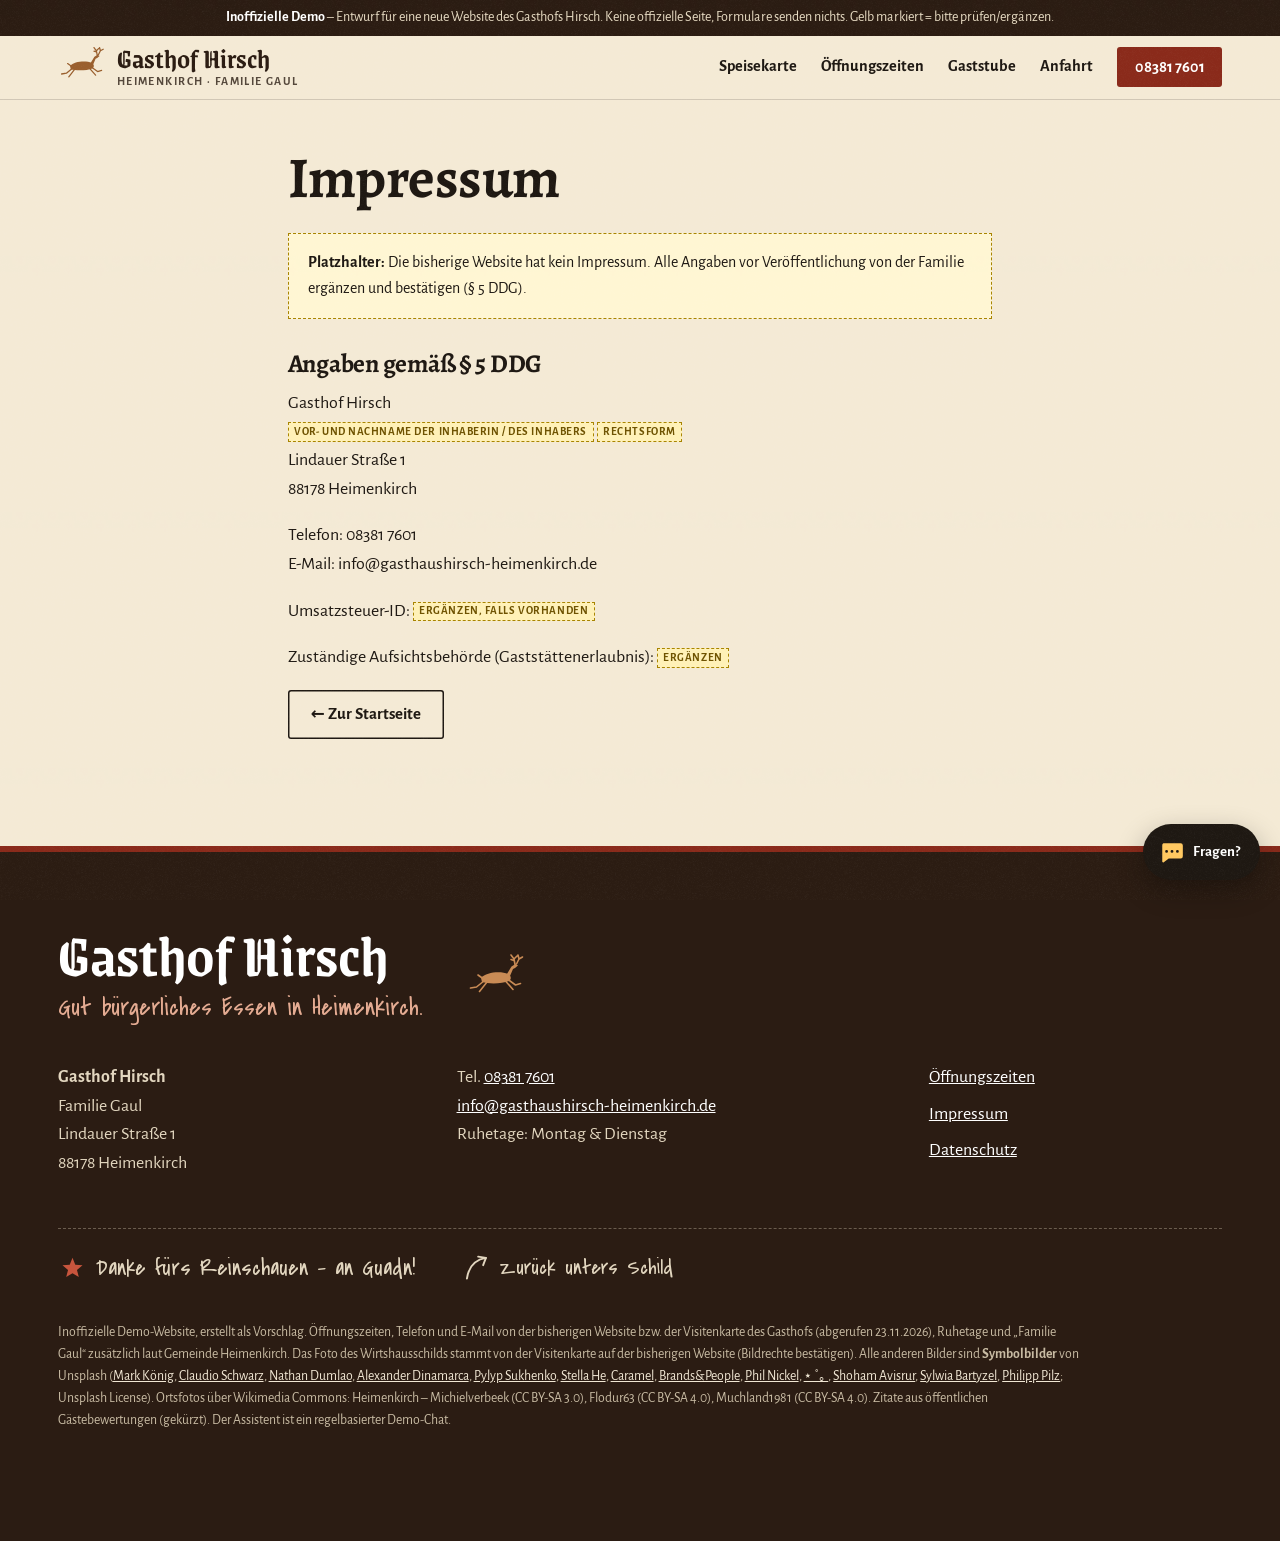
<file: impressum.html>
<!doctype html>
<html lang="de">
<head>
<meta charset="utf-8">
<meta name="viewport" content="width=device-width, initial-scale=1">
<title>Impressum – Gasthof Hirsch (Demo)</title>
<meta name="description" content="Impressum der Demo-Website">
<meta name="robots" content="noindex, nofollow">
<link rel="icon" href="img/favicon.svg" type="image/svg+xml">
<link rel="alternate icon" href="img/favicon.png">
<link rel="preload" href="fonts/grenze-gotisch-latin-600-normal.woff2" as="font" type="font/woff2" crossorigin>
<link rel="stylesheet" href="css/fonts.css">
<link rel="stylesheet" href="css/style.css">
<link rel="stylesheet" href="chatbot/chatbot.css">
<script>document.documentElement.classList.add('js')</script>
<script>try{if(!matchMedia('(prefers-reduced-motion: reduce)').matches&&!sessionStorage.getItem('demo-intro'))document.documentElement.classList.add('intro-on')}catch(e){}</script>
<!--liebe--><link rel="stylesheet" href="css/liebe.css"><link rel="stylesheet" href="css/liebe-site.css"><!--/liebe-->
</head>
<body id="top">
<div class="demo-banner" role="note"><strong>Inoffizielle Demo</strong> – Entwurf für eine neue Website des Gasthofs Hirsch. Keine offizielle Seite, Formulare senden nichts. Gelb markiert = bitte prüfen/ergänzen.</div>
<header class="site-header">
  <a class="brand" href="index.html#top"><span class="b-deer" aria-hidden="true"><svg class="deer" viewBox="0 0 120 84" aria-hidden="true"><g fill="currentColor"><path d="M30 50C40 38 70 36 84 42c6 3 8 10 2 14-14 6-42 6-54 2z"/><path d="M80 45l11-18 8-5 5 3-6 5-4 2-6 14z"/></g>
<g fill="none" stroke="currentColor" stroke-width="3.2" stroke-linecap="round" stroke-linejoin="round"><path d="M84 53l15 11 10-3M79 56l15 17M37 55L21 68l-12 2M42 58L27 77M31 49l-7-5"/>
<path d="M98 23l-2-11-6-8M96 12l6-6M96 15l-6-2M101 22l5-10-2-8M106 12l7-4"/></g></svg></span><span class="b-t">Gasthof Hirsch<small>Heimenkirch · Familie Gaul</small></span></a>
  <nav class="nav" aria-label="Hauptnavigation">
    <button class="nav-toggle" aria-expanded="false" aria-controls="nav-list"><span class="sr-only">Menü</span><span></span><span></span><span></span></button>
    <ul id="nav-list">
      <li><a href="index.html#tafel">Speisekarte</a></li><li><a href="index.html#zeiten">Öffnungszeiten</a></li><li><a href="index.html#stube">Gaststube</a></li><li><a href="index.html#anfahrt">Anfahrt</a></li>
      <li class="nav-tel"><a href="tel:+4983817601">08381 7601</a></li>
    </ul>
  </nav>
</header>
<main class="legal"><div class="wrap narrow"><h1>Impressum</h1>
<div class="ph-box"><strong>Platzhalter:</strong> Die bisherige Website hat kein Impressum. Alle Angaben vor Veröffentlichung von der Familie ergänzen und bestätigen (§ 5 DDG).</div>
<h2>Angaben gemäß § 5 DDG</h2>
<p>Gasthof Hirsch<br><span class="ph">Vor- und Nachname der Inhaberin / des Inhabers</span> <span class="ph">Rechtsform</span><br>Lindauer Straße 1<br>88178 Heimenkirch</p>
<p>Telefon: 08381 7601<br>E-Mail: info@gasthaushirsch-heimenkirch.de</p>
<p>Umsatzsteuer-ID: <span class="ph">ergänzen, falls vorhanden</span></p>
<p>Zuständige Aufsichtsbehörde (Gaststättenerlaubnis): <span class="ph">ergänzen</span></p>
<p><a class="btn btn-line" href="index.html">← Zur Startseite</a></p></div></main>
<footer class="footer">
  <div class="wrap">
    <div class="foot-top">
      <p class="fc-name">Gasthof Hirsch</p>
      <p class="fc-hand">Gut bürgerliches Essen in Heimenkirch.</p>
    </div>
    <div class="foot-cols">
      <p><strong>Gasthof Hirsch</strong><br>Familie Gaul<br>Lindauer Straße 1<br>88178 Heimenkirch</p>
      <p>Tel. <a href="tel:+4983817601">08381 7601</a><br><a class="mail" href="mailto:info@gasthaushirsch-heimenkirch.de">info@gasthaushirsch-heimenkirch.de</a><br>Ruhetage: Montag &amp; Dienstag</p>
      <nav aria-label="Rechtliches"><a href="index.html#zeiten">Öffnungszeiten</a><a href="impressum.html">Impressum</a><a href="datenschutz.html">Datenschutz</a></nav>
    </div>
    <p class="small">Inoffizielle Demo-Website, erstellt als Vorschlag. Öffnungszeiten, Telefon und E-Mail von der bisherigen Website bzw. der Visitenkarte des Gasthofs (abgerufen 23.11.2026), Ruhetage und „Familie Gaul“ zusätzlich laut Gemeinde Heimenkirch. Das Foto des Wirtshausschilds stammt von der Visitenkarte auf der bisherigen Website (Bildrechte bestätigen). Alle anderen Bilder sind <strong>Symbolbilder</strong> von Unsplash (<a href="https://unsplash.com/photos/frittiertes-essen-auf-weissem-keramikteller-MyfbM2QYF4o" target="_blank" rel="noopener">Mark König</a>, <a href="https://unsplash.com/photos/pommes-mit-ketchup-PJrRYKdAwlQ" target="_blank" rel="noopener">Claudio Schwarz</a>, <a href="https://unsplash.com/photos/gekochte-speisen-in-weisser-keramikschussel-gbtQfadV5qY" target="_blank" rel="noopener">Nathan Dumlao</a>, <a href="https://unsplash.com/photos/bierkrug-aus-klarem-glas-hplJX8Uy9Uo" target="_blank" rel="noopener">Alexander Dinamarca</a>, <a href="https://unsplash.com/photos/koch-schneidet-gemuse-in-der-restaurantkuche-y-XZf_TNRms" target="_blank" rel="noopener">Pylyp Sukhenko</a>, <a href="https://unsplash.com/photos/ein-mann-steht-in-einer-kuche-und-bereitet-essen-zu-hM6MSq__M0Q" target="_blank" rel="noopener">Stella He</a>, <a href="https://unsplash.com/photos/ein-restaurant-mit-holzwanden-und-tischen-und-stuhlen-bRihwX_BU1E" target="_blank" rel="noopener">Caramel</a>, <a href="https://unsplash.com/photos/brauner-holztisch-und-stuhle-iFyLBKmCrmQ" target="_blank" rel="noopener">Brands&amp;People</a>, <a href="https://unsplash.com/photos/ein-klares-glas-das-auf-einem-tisch-sitzt-PEdDD39feDk" target="_blank" rel="noopener">Phil Nickel</a>, <a href="https://unsplash.com/photos/dessert-parfait-mit-erdbeeren-und-beerensauce-zDpIUl_TGO8" target="_blank" rel="noopener">⋆ ˚｡𖦹</a>, <a href="https://unsplash.com/photos/rustikales-schlafzimmer-mit-holzmobeln-BmW8RR9-3e8" target="_blank" rel="noopener">Shoham Avisrur</a>, <a href="https://unsplash.com/photos/schwarze-laterne-mit-feuer-in-der-nacht-e0VnBbc1mFk" target="_blank" rel="noopener">Sylwia Bartyzel</a>, <a href="https://unsplash.com/photos/braunhirsch-unter-dem-baum-iQRKBNKyRpo" target="_blank" rel="noopener">Philipp Pilz</a>; Unsplash License). Ortsfotos über Wikimedia Commons: Heimenkirch – Michielverbeek (CC BY-SA 3.0), Flodur63 (CC BY-SA 4.0), Muchland1981 (CC BY-SA 4.0). Zitate aus öffentlichen Gästebewertungen (gekürzt). Der Assistent ist ein regelbasierter Demo-Chat.</p>
  </div>
</footer>
<nav class="mobile-bar" aria-label="Schnellzugriff"><a href="index.html#zeiten">Öffnungszeiten</a><a href="tel:+4983817601">Anrufen · 08381 7601</a></nav>
<script src="js/base.js" defer></script>
<script src="chatbot/chatbot.js" data-kb="chatbot/kb.json" defer></script>
<!--liebe--><script type="application/json" id="liebe-cfg">{"underline": [{"sel": ".tafel h2, .stube h2, .anfahrt h2", "style": "scribble", "color": "#8a2a1b"}, {"sel": ".gaeste h2", "style": "wave", "color": "#c98b55"}, {"sel": ".zeiten h2", "style": "brush", "color": "#ffc861"}], "notes": [{"at": ".board", "text": "die Familie schreibt selbst an!", "arrow": "dl", "rot": -4, "m": "inline", "css": {"right": "1rem", "top": "-3.6rem"}}, {"at": ".csts", "text": "wörtlich von Gästen", "arrow": "dl", "rot": 3, "m": "hide", "css": {"left": "2rem", "top": "-3.4rem"}}], "frames": [], "lift": ".sb, .zimmer", "squish": ".btn, .mobile-bar a, .cst", "burst": {"sel": ".btn, a[href^='tel:'], .mobile-bar a", "shapes": ["star", "leaf", "heart"], "colors": ["#ffc861", "#8a2a1b", "#c98b55", "#1f3227"], "n": 9}, "egg": {"at": ".footer .foot-top", "type": "hirsch", "label": "Hirsch – spring!", "hint": "Hirsch", "svg": "<svg width='60' height='44' viewBox='0 0 120 84' aria-hidden='true'><g class='lv-deer'><g fill='#c98b55'><path d='M30 50C40 38 70 36 84 42c6 3 8 10 2 14-14 6-42 6-54 2z'/><path d='M80 45l11-18 8-5 5 3-6 5-4 2-6 14z'/><\/g><g fill='none' stroke='#c98b55' stroke-width='3.2' stroke-linecap='round' stroke-linejoin='round'><path d='M84 53l15 11 10-3M79 56l15 17M37 55L21 68l-12 2M42 58L27 77M31 49l-7-5'/><path d='M98 23l-2-11-6-8M96 12l6-6M96 15l-6-2M101 22l5-10-2-8M106 12l7-4'/><\/g><\/g><\/svg>", "msg": "Hirschsprung! Mittwoch, Freitag und Samstag gibt’s auch abends ab 17:30 Uhr – Tisch unter 08381 7601.", "autoclose": 5200, "autocloseM": 4000, "css": {"right": "0", "top": "50%", "marginTop": "-22px"}}, "foot": {"at": ".footer .wrap", "after": ".foot-cols", "text": "Danke fürs Reinschauen – an Guadn!", "top": "Zurück unters Schild", "shape": "star"}, "texture": "grain-light"}</script><script src="js/liebe.js" defer></script><!--/liebe-->
</body>
</html>
</file>
<file: css/bundle.css>
/* css/fonts.css */
@font-face{font-family:'Grenze';src:url(../fonts/grenze-gotisch-latin-600-normal.woff2) format('woff2');font-weight:600;font-style:normal;font-display:swap}
@font-face{font-family:'Alegreya';src:url(../fonts/alegreya-latin-700-normal.woff2) format('woff2');font-weight:700;font-style:normal;font-display:swap}
@font-face{font-family:'Alegreya';src:url(../fonts/alegreya-latin-400-italic.woff2) format('woff2');font-weight:400;font-style:italic;font-display:swap}
@font-face{font-family:'Alegreya Sans';src:url(../fonts/alegreya-sans-latin-400-normal.woff2) format('woff2');font-weight:400;font-style:normal;font-display:swap}
@font-face{font-family:'Alegreya Sans';src:url(../fonts/alegreya-sans-latin-700-normal.woff2) format('woff2');font-weight:700;font-style:normal;font-display:swap}
@font-face{font-family:'Chalk';src:url(../fonts/covered-by-your-grace-latin-400-normal.woff2) format('woff2');font-weight:400;font-style:normal;font-display:swap}

/* css/style.css */
/* Gasthof Hirsch, Heimenkirch – „Unterm Hirschschild“ (Demo, Runde 11).
   Leitmotiv: das echte schmiedeeiserne Wirtshausschild mit Kupferhirsch und Laterne. Laterne brennt nur, wenn laut Öffnungszeiten geöffnet ist.
   Farben: Restaurant laut BRANCHEN-FARBEN (Pergament, Weizen, Holzbraun, Waldgrün, Ziegelrot, Lachs auf dunkel) + Kupfer vom Hirsch als Zierfarbe. */
:root{--perg:#f4ead6;--weizen:#eedfc3;--holz:#2b1c13;--holz-2:#3d2a1d;--wald:#1f3227;--wald-2:#2b4434;--ziegel:#8a2a1b;--ziegel-d:#6e2014;--lachs:#e4ab92;--kupfer:#c98b55;--kupfer-d:#9a5f2e;--ink:#1e1813;--ink-2:#54473b;--rule:rgba(30,24,19,.16);--glow:#ffc861;--slate:#1d2420;
  --disp:'Grenze',Georgia,serif;--serif:'Alegreya',Georgia,serif;--body:'Alegreya Sans',system-ui,sans-serif;--chalk:'Chalk','Comic Sans MS',cursive;
  --ease:cubic-bezier(.2,.7,.1,1);--pad:clamp(1.1rem,4.5vw,4rem)}
*,*::before,*::after{box-sizing:border-box}
html{overflow-x:clip;-webkit-text-size-adjust:100%;scroll-behavior:smooth;scroll-padding-top:5.5rem}
body{overflow-x:clip;margin:0;background:var(--perg);color:var(--ink);font:400 1.12rem/1.6 var(--body)}
img{max-width:100%;height:auto;display:block}
a{color:inherit}
h1,h2,h3{font-family:var(--serif);font-weight:700;line-height:1.04;margin:0 0 .45em;letter-spacing:-.01em}
h2{font-size:clamp(2.2rem,4.8vw,4rem)}
h3{font-size:1.7rem}
h1 em,h2 em,h3 em{font-style:italic;font-weight:400;color:var(--ziegel)}
p{margin:0 0 1em}
.wrap{max-width:1280px;margin:0 auto;padding:0 var(--pad)}
.narrow{max-width:820px}
.sr-only{position:absolute;width:1px;height:1px;overflow:hidden;clip:rect(0 0 0 0);white-space:nowrap}
.ph{display:inline-block;max-width:100%;font:700 .7rem/1.3 var(--body);letter-spacing:.05em;text-transform:uppercase;color:#6e5200;background:#fff1b8;border:1px dashed #a88400;padding:.15em .5em;vertical-align:middle}
.ph-box{background:#fff6d4;border:1px dashed #a88400;padding:1rem 1.2rem;margin-bottom:1.5rem;font-size:1rem;color:var(--ink)}
.kicker{font:700 .82rem/1.2 var(--body);letter-spacing:.18em;text-transform:uppercase;color:var(--ziegel);margin-bottom:1rem;display:flex;align-items:center;gap:.7rem}
.kicker::before{content:"";width:28px;height:2px;background:currentColor}
.k-light{color:var(--lachs)}
.small{font-size:.92rem;color:var(--ink-2)}
.small.light{color:#c9c2b0}
figure{margin:0}
figcaption{font:400 .8rem/1.4 var(--body);color:var(--ink-2);margin-top:.45rem}
a.mail{word-break:break-all}

.demo-banner{background:var(--holz);color:#e8dcc4;font:400 .88rem/1.4 var(--body);text-align:center;padding:.5rem 1rem;position:relative;z-index:41}
.demo-banner strong{color:#fff}
.site-header{position:sticky;top:0;z-index:40;display:flex;align-items:center;justify-content:space-between;gap:2rem;padding:.5rem var(--pad);background:rgba(244,234,214,.95);backdrop-filter:blur(8px);border-bottom:1px solid var(--rule)}
.brand{display:flex;align-items:center;gap:.7rem;text-decoration:none}
.b-deer .deer{width:3rem;height:auto;color:var(--kupfer-d);transition:transform .6s cubic-bezier(.3,1.6,.5,1)}
.brand:hover .deer{transform:translate(4px,-6px) rotate(-8deg)}
.b-t{font:600 1.75rem/1 var(--disp);color:var(--holz)}
.b-t small{display:block;font:700 .74rem/1.4 var(--body);color:var(--ink-2);letter-spacing:.12em;text-transform:uppercase;margin-top:.15rem}
#nav-list{list-style:none;margin:0;padding:0;display:flex;align-items:center;gap:1.5rem}
#nav-list a{text-decoration:none;font:700 1.02rem/1 var(--body);padding:.4rem 0;position:relative}
#nav-list a::after{content:"";position:absolute;left:0;right:0;bottom:-.2rem;height:2px;background:var(--ziegel);transform:scaleX(0);transform-origin:left;transition:transform .35s var(--ease)}
#nav-list a:hover::after,#nav-list a:focus-visible::after{transform:scaleX(1)}
.nav-tel a{background:var(--ziegel);color:#fff;padding:.75rem 1.1rem!important;border-radius:3px}
.nav-tel a::after{display:none}
.nav-toggle{display:none}
a:focus-visible,button:focus-visible,input:focus-visible{outline:3px solid var(--kupfer);outline-offset:2px}
.btn{position:relative;display:inline-block;background:var(--ziegel);color:#fff;border:0;border-radius:3px;padding:1rem 1.45rem;font:700 1.05rem/1 var(--body);text-decoration:none;cursor:pointer;overflow:hidden;transition:background .25s,transform .25s var(--ease)}
.btn:hover{background:var(--ziegel-d)}
.btn-line{background:transparent;color:var(--ink);box-shadow:inset 0 0 0 1.5px currentColor}
.btn-line:hover{background:var(--ink);color:#fff}

/* Held: dunkle Holzwand, rechts das echte Schild am Eisenarm */
.hero{position:relative;color:#efe5d0;padding:clamp(3rem,6vw,5.5rem) 0 clamp(4rem,8vw,7rem);background:var(--wald);overflow:hidden}
.hero-bg{position:absolute;inset:0;background:radial-gradient(60rem 30rem at 78% 30%,rgba(255,200,97,.14),transparent 60%),repeating-linear-gradient(90deg,rgba(0,0,0,.08) 0 3px,transparent 3px 140px),linear-gradient(180deg,#1a2b21,#1f3227 60%,#243a2d)}
html.is-open .hero-bg{background:radial-gradient(60rem 30rem at 78% 34%,rgba(255,200,97,.24),transparent 60%),repeating-linear-gradient(90deg,rgba(0,0,0,.08) 0 3px,transparent 3px 140px),linear-gradient(180deg,#1a2b21,#1f3227 60%,#243a2d)}
.hero-grid{position:relative;display:grid;grid-template-columns:1.05fr .95fr;gap:clamp(2rem,4vw,4rem);align-items:center}
.hero h1{font-size:clamp(2.7rem,5.4vw,4.9rem);color:#fff}
.hero h1 em{display:block;color:var(--lachs)}
.lead{font-size:1.25rem;color:#ddd2bb;max-width:34rem}
.hero-cta{display:flex;flex-wrap:wrap;gap:.8rem;margin-top:1.4rem}
.hero .btn-line{color:#efe5d0}
.hero .btn-line:hover{background:#efe5d0;color:var(--wald)}
.status{margin:1.3rem 0 .4rem;font-weight:700}
.st-dot{color:#efe5d0}
.st-dot.is-open{color:#9fe0a8}
.st-dot.is-closed{color:var(--lachs)}
.rating{margin:0;color:#ddd2bb}
.rating .stars{color:var(--glow);letter-spacing:.1em}
.rating small{color:#b9ae98;margin-left:.3rem}
.sign-wrap{position:relative;min-height:33rem}
.iron{position:absolute;right:-1rem;top:0;width:min(30rem,100%);color:#0d0f0d;filter:drop-shadow(0 6px 4px rgba(0,0,0,.35))}
.sign{position:absolute;left:12%;top:5.4rem;width:min(19rem,62%);transform-origin:50% -1.4rem;animation:swing 6s ease-in-out infinite;rotate:calc(var(--sw,0) * 1deg)}
@keyframes swing{0%,100%{transform:rotate(-1.6deg)}50%{transform:rotate(1.6deg)}}
.chain{position:absolute;top:-1.4rem;width:2px;height:1.6rem;background:repeating-linear-gradient(#0d0f0d 0 5px,transparent 5px 7px)}
.chain.c1{left:18%}.chain.c2{right:18%}
.sign-board{background:linear-gradient(135deg,#3d2a1d,#2b1c13);padding:12px 12px .6rem;border-radius:4px;box-shadow:0 0 0 3px #0d0f0d,0 30px 50px -20px rgba(0,0,0,.7)}
.sign-photo{overflow:hidden;border-radius:2px;aspect-ratio:303/395;background:#7fa7d4}
.sign-photo img{width:100%;height:100%;object-fit:cover}
.sign-board figcaption{color:#efe5d0;font:400 1.15rem/1.3 var(--serif);font-style:italic;margin:.55rem .2rem 0}
.sign-board figcaption>span{display:block;font:400 .74rem/1.4 var(--body);font-style:normal;color:#b9ae98;margin-top:.25rem}
.hang-lantern{position:absolute;right:3%;top:6.2rem;display:flex;flex-direction:column;align-items:center;gap:.6rem;animation:swing 4.6s ease-in-out infinite;transform-origin:50% -2rem}
.hang-lantern::before{content:"";width:2px;height:2.2rem;background:repeating-linear-gradient(#0d0f0d 0 5px,transparent 5px 7px);margin-top:-2.2rem}
.hang-lantern .lantern{width:6.4rem;color:#0d0f0d;filter:drop-shadow(0 0 1px rgba(255,230,180,.55)) drop-shadow(0 10px 14px rgba(0,0,0,.5))}
.hl-t{font:400 1.35rem/1.1 var(--chalk);color:#efe5d0;text-align:center;max-width:9rem;transform:rotate(-4deg)}
.lantern .lt-glow{fill:var(--glow);opacity:0;transition:opacity .8s}
.lantern .lt-flame{fill:#8a7550;transition:fill .6s}
html.is-open .hang-lantern .lt-glow{opacity:.35;animation:glow 2.4s ease-in-out infinite}
html.is-open .hang-lantern .lt-flame{fill:var(--glow);animation:flick 1.3s ease-in-out infinite;transform-origin:30px 60px}
@keyframes glow{50%{opacity:.22}}
@keyframes flick{25%{transform:scale(.92,1.06)}50%{transform:scale(1.05,.94) skewX(3deg)}75%{transform:scale(.96,1.03) skewX(-2deg)}}

/* Kreidetafel */
.tafel{padding:clamp(4rem,8vw,7rem) 0;background:var(--perg)}
.tf-grid{display:grid;grid-template-columns:.85fr 1.15fr;gap:clamp(2rem,5vw,5rem);align-items:start}
.tf-intro>p{color:var(--ink-2)}
.tf-pic{margin-top:1.5rem;background:#fff;padding:8px 8px 0;transform:rotate(-2deg);box-shadow:0 26px 40px -28px rgba(43,28,19,.7);max-width:22rem}
.fx .tf-pic[data-reveal].in{transform:rotate(-2deg)}
.tf-pic img{aspect-ratio:4/3;object-fit:cover;width:100%}
.tf-pic figcaption{padding:.35rem .2rem .55rem}
.board{position:relative;padding:18px;border-radius:6px;background:linear-gradient(90deg,#5b3b22,#7a5232 20%,#5b3b22 45%,#734c2e 70%,#5b3b22);box-shadow:0 40px 60px -30px rgba(43,28,19,.75),inset 0 0 0 2px rgba(0,0,0,.25);transform:rotate(.8deg)}
.fx .board[data-reveal].in{transform:rotate(.8deg)}
.board-in{position:relative;background:radial-gradient(40rem 20rem at 30% 20%,rgba(255,255,255,.07),transparent 60%),radial-gradient(circle at 70% 80%,rgba(255,255,255,.05),transparent 40%),var(--slate);color:#f4f1e8;padding:clamp(1.4rem,3vw,2.6rem);border-radius:2px;box-shadow:inset 0 0 40px rgba(0,0,0,.6)}
.b-h{font:400 clamp(1.8rem,3vw,2.5rem)/1.1 var(--chalk);color:#fff;margin:0 0 .6rem;text-shadow:0 0 1px rgba(255,255,255,.6)}
.b-h2{margin-top:1.8rem;color:#ffd9c8}
.tf-list{list-style:none;margin:0;padding:0}
.tf-row{display:flex;align-items:baseline;gap:.6rem;padding:.55rem 0}
.tf-n{font:400 1.5rem/1.25 var(--chalk)}
.tf-n small{display:block;font:400 .86rem/1.3 var(--body);color:#c7c3b7;letter-spacing:.02em;margin-top:.15rem}
.tf-dots{flex:1;border-bottom:2px dotted rgba(244,241,232,.45);transform:translateY(-.35rem);min-width:1rem}
.tf-p{font:400 1.5rem/1 var(--chalk);white-space:nowrap}
.b-foot{margin:1.6rem 0 0;font:400 .92rem/1.4 var(--body);color:#c7c3b7}
.chalk-ul{position:absolute;left:clamp(1.4rem,3vw,2.6rem);top:calc(clamp(1.4rem,3vw,2.6rem) + 2.6rem);width:14rem;height:1.2rem;fill:none;stroke:#fff;stroke-width:3;stroke-linecap:round;opacity:.7}
.chalk-ul path{stroke-dasharray:1;stroke-dashoffset:1;transition:stroke-dashoffset 1.2s .4s var(--ease)}
.board.in .chalk-ul path,.fx-reduce .chalk-ul path{stroke-dashoffset:0}
.fx .tf-row[data-reveal]{transform:translateX(-10px)}
.fx .tf-row[data-reveal].in{transform:none}

/* Öffnungszeiten: Laternen-Wochenplan */
.zeiten{padding:clamp(4rem,8vw,7rem) 0;background:var(--wald);color:#e9dfca}
.zeiten h2{color:#fff}
.zeiten h2 em{color:var(--lachs)}
.z-grid{display:grid;grid-template-columns:.8fr 1.2fr;gap:clamp(2rem,5vw,5rem);align-items:center}
.next-box{background:rgba(255,255,255,.06);border-left:4px solid var(--glow);padding:.9rem 1.1rem;font-size:1.15rem}
.next-box strong{color:var(--glow)}
.wk{list-style:none;margin:0;padding:0;display:grid;gap:.5rem}
.wk-row{display:grid;grid-template-columns:8.5rem 1fr 1fr;gap:.6rem;align-items:center;background:rgba(255,255,255,.04);border-radius:4px;padding:.45rem .7rem;transition:background .3s}
.wk-row.today{background:rgba(255,200,97,.12);box-shadow:inset 0 0 0 1.5px rgba(255,200,97,.6)}
.wk-row.today .wk-d::after{content:" · heute";font:700 .78rem/1 var(--body);color:var(--glow);letter-spacing:.06em;text-transform:uppercase}
.wk-d{font:700 1.08rem/1.2 var(--body)}
.wk-slot{display:flex;align-items:center;gap:.55rem;min-height:2.8rem}
.wk-slot.off{grid-column:2/4;color:#9e9886;font-style:italic}
.wk-slot .lantern{width:1.7rem;flex:none;color:#cfc6b2}
.wk-slot.on .lt-flame{fill:var(--glow)}
.wk-slot.on .lt-glow{opacity:.3}
.wk-slot.dim{color:#b3ad9a}.wk-slot.dim .lantern{opacity:.4}.wk-slot.dim .ws-l{color:#b3ad9a}
.ws-l{font:700 .74rem/1 var(--body);letter-spacing:.1em;text-transform:uppercase;color:#b8b09c;display:block}
.ws-t{font:600 1.15rem/1.2 var(--serif);display:block}
.wk-slot .ws-l+.ws-t{margin-top:.15rem}
.wk-slot>span:not(.lantern){display:flex;flex-direction:column}
.wk-slot{flex-wrap:nowrap}
.wk-slot.now{background:rgba(255,200,97,.2);border-radius:3px;margin:-.2rem -.35rem;padding:.2rem .35rem}

/* Bierdeckel */
.gaeste{padding:clamp(4rem,8vw,7rem) 0;background:var(--weizen)}
.sec-head{display:grid;grid-template-columns:1fr 1fr;gap:1rem 4rem;align-items:end;margin-bottom:2.8rem}
.sec-head p:last-child{color:var(--ink-2)}
.csts{display:flex;flex-wrap:wrap;justify-content:center;gap:clamp(1rem,2.5vw,2rem)}
.cst{width:clamp(14rem,22vw,17rem);aspect-ratio:1;transform:rotate(var(--r));transition:transform .45s cubic-bezier(.3,1.5,.5,1)}
.fx .cst[data-reveal].in{transform:rotate(var(--r))}
.fx .cst[data-reveal]:not(.in){transform:rotate(calc(var(--r) * 3)) translateY(30px)}
.cst:hover,.fx .cst[data-reveal].in:hover{transform:rotate(0) translateY(-8px) scale(1.04)}
.cst-in{height:100%;border-radius:50%;background:#fffaf0;display:flex;flex-direction:column;align-items:center;justify-content:center;text-align:center;padding:2.2rem 1.8rem;box-shadow:0 0 0 7px #fffaf0,0 0 0 9px var(--ziegel),0 0 0 14px #fffaf0,0 22px 34px -20px rgba(43,28,19,.65);background-image:radial-gradient(circle,transparent 62%,rgba(138,42,27,.06) 63%,transparent 64%)}
.cst-ring{font:600 .95rem/1 var(--disp);color:var(--ziegel);letter-spacing:.06em;margin-bottom:.6rem}
.cst blockquote{margin:0;font:400 1.08rem/1.35 var(--serif);font-style:italic;color:var(--ink)}
.cst figcaption{margin-top:.6rem;font:700 .74rem/1 var(--body);letter-spacing:.1em;text-transform:uppercase;color:var(--ziegel)}

/* Gaststube */
.stube{padding:clamp(4rem,8vw,7rem) 0;background:var(--perg)}
.sb-grid{display:grid;grid-template-columns:repeat(4,1fr);grid-auto-rows:13rem;gap:1rem}
.sb{position:relative;overflow:hidden;border-radius:4px;background:var(--holz)}
.sb img{width:100%;height:100%;object-fit:cover;transition:transform 1.2s var(--ease)}
.sb:hover img{transform:scale(1.06)}
.sb figcaption{position:absolute;left:0;right:0;bottom:0;margin:0;padding:1.6rem .9rem .7rem;background:linear-gradient(transparent,rgba(20,14,10,.8));color:#fff;font:600 1.15rem/1.2 var(--serif);display:flex;justify-content:space-between;align-items:baseline;gap:.5rem}
.sb figcaption em{font:700 .66rem/1 var(--body);font-style:normal;letter-spacing:.08em;text-transform:uppercase;background:rgba(255,255,255,.85);color:var(--ink);padding:.25rem .4rem;border-radius:2px}
.sb0{grid-column:span 2;grid-row:span 2}
.sb-grid{grid-template-rows:13rem 13rem auto}
.sb-ph{grid-column:1/-1;flex-direction:row!important;flex-wrap:wrap;padding:1.2rem!important}
.sb-ph{display:flex;flex-direction:column;align-items:center;justify-content:center;gap:.5rem;text-align:center;padding:1rem;background:repeating-linear-gradient(45deg,var(--weizen) 0 10px,#e8d6b5 10px 20px);border:2px dashed var(--kupfer-d);color:var(--ink)}
.sb-ph .mug{width:3rem;color:var(--holz)}
.sb-ph p{margin:0;font:600 1.1rem/1.2 var(--serif)}
.zimmer{display:grid;grid-template-columns:.8fr 1.2fr;gap:clamp(1.5rem,4vw,3.5rem);align-items:center;margin-top:clamp(3rem,6vw,5rem);background:#fffaf0;padding:clamp(1rem,2.5vw,1.8rem);border-radius:4px;box-shadow:0 0 0 1px var(--rule)}
.zimmer img{aspect-ratio:4/3;object-fit:cover;width:100%;border-radius:2px}
.zimmer p{color:var(--ink-2)}

/* Anfahrt */
.anfahrt{background:var(--weizen);padding:clamp(4rem,8vw,7rem) 0}
.a-grid{display:grid;grid-template-columns:1.2fr .8fr;gap:clamp(2rem,5vw,5rem);align-items:start}
.clist{margin:1.2rem 0 1.6rem;display:grid}
.clist div{display:grid;grid-template-columns:7rem 1fr;gap:1rem;padding:.6rem 0;border-bottom:1px solid rgba(43,28,19,.18)}
.clist dt{font:700 .8rem/2 var(--body);letter-spacing:.12em;text-transform:uppercase;color:var(--ziegel)}
.clist dd{margin:0}
.map{position:relative;min-height:19rem;overflow:hidden;background:var(--wald);border-radius:4px}
.map-placeholder{position:absolute;inset:0}
.map-placeholder img{width:100%;height:100%;object-fit:cover;filter:brightness(.5) saturate(.85)}
.map-placeholder div{position:absolute;left:1.3rem;top:1.1rem;color:#fff}
.map-placeholder strong{display:block;font:700 1.9rem/1.1 var(--serif)}
.map iframe{width:100%;height:100%;min-height:19rem;border:0;display:block;position:relative}
.map-consent{position:absolute;left:1rem;right:1rem;bottom:1rem;background:var(--perg);padding:1rem 1.1rem;border-radius:3px}
.map-consent p{font-size:.98rem}
.map-consent .osm{margin-left:.8rem;font-weight:700;color:var(--ziegel)}
.a-photo{background:#fff;padding:10px 10px 0;transform:rotate(2deg);box-shadow:0 30px 60px -40px rgba(43,28,19,.7);margin-top:3rem}
.fx .a-photo[data-reveal].in{transform:rotate(2deg)}
.a-photo img{aspect-ratio:4/5;object-fit:cover;width:100%}
.a-photo figcaption{padding:.4rem .2rem .55rem}

/* Fuß */
.footer{position:relative;background:var(--holz);color:#e2d6bf;padding:4.5rem 0 6rem;border-top:6px solid var(--ziegel)}
.foot-top{position:relative;display:inline-block;margin-bottom:2.4rem;padding-right:6.5rem}
.fc-name{font:600 clamp(2.6rem,5vw,3.8rem)/1 var(--disp);color:#fff;margin:0}
.fc-hand{font:400 1.6rem/1.3 var(--chalk);color:var(--lachs);margin:.4rem 0 0}
.foot-cols{display:grid;grid-template-columns:1fr 1.2fr .8fr;gap:2rem}
.foot-cols a{color:#fff}
.foot-cols nav{display:flex;flex-direction:column;gap:.5rem}
.footer .small{color:#c8bba3;margin-top:2rem;max-width:64rem;font-size:.86rem}
.footer .small a{color:#f1e7d4}

.legal{padding:3rem 0 5rem}
.legal h1{font-size:clamp(2.4rem,5vw,3.6rem)}
.legal h2{font-size:1.6rem;margin-top:2rem}

.cursor{position:fixed;left:0;top:0;z-index:60;pointer-events:none;width:0;height:0}
.cursor span{position:absolute;left:0;top:0;width:84px;height:84px;margin:-42px 0 0 -42px;border-radius:50%;background:var(--glow);color:var(--holz);display:grid;place-items:center;font:400 1.15rem var(--chalk);transform:scale(0);transition:transform .3s var(--ease)}
.cursor.big span{transform:scale(1)}

/* Intro: Laterne geht an, Schriftzug erscheint */
.intro{display:none}
html.intro-on .intro{display:block;position:fixed;inset:0;z-index:1000;cursor:pointer;overflow:hidden;background:radial-gradient(circle at 50% 42%,#2a3a2e,#0f1712 70%);animation:introFailsafe .01s 4s forwards;transition:opacity .6s}
@keyframes introFailsafe{to{visibility:hidden;pointer-events:none}}
.intro-in{position:absolute;inset:0;display:flex;flex-direction:column;align-items:center;justify-content:center;text-align:center}
.i-l .lantern{width:5.5rem;color:#d8cdb4}
.i-l .lt-glow{animation:iGlow 1.2s .3s forwards}
.i-l .lt-flame{animation:iFlame .5s .3s forwards}
@keyframes iGlow{to{opacity:.45}}
@keyframes iFlame{to{fill:#ffc861}}
.i-t{font:600 clamp(3rem,9vw,5.5rem)/1 var(--disp);color:#fff;margin:1rem 0 0;opacity:0;animation:iUp .8s .6s var(--ease) forwards}
.i-s{font:700 .85rem/1 var(--body);letter-spacing:.3em;text-transform:uppercase;color:var(--lachs);opacity:0;animation:iUp .8s .85s var(--ease) forwards}
@keyframes iUp{from{opacity:0;transform:translateY(14px)}to{opacity:1;transform:none}}
.intro-skip{position:absolute;right:1.4rem;bottom:1.4rem;background:var(--ziegel);border:0;color:#fff;font:700 .95rem/1 var(--body);padding:.8rem 1.1rem;border-radius:3px;cursor:pointer}
html.intro-out .intro{opacity:0;pointer-events:none}

/* Kapitel-Anzeige: kleine Laterne */
.ch-ind{position:fixed;left:1.2rem;bottom:1.4rem;z-index:30;display:flex;align-items:center;gap:.55rem;background:var(--holz);color:#efe5d0;padding:.4rem .95rem .4rem .55rem;border-radius:3px;box-shadow:0 8px 20px -10px rgba(0,0,0,.5);opacity:0;transform:translateY(10px);transition:opacity .4s,transform .4s var(--ease);pointer-events:none}
.ci-l2 .lantern{width:1.15rem;color:#d8cdb4}
html.is-open .ci-l2 .lt-flame{fill:var(--glow)}
.ci-no{font:600 1.15rem/1 var(--disp);color:var(--lachs)}
.ci-l{font:700 .9rem/1 var(--body)}
.ch-ind.show{opacity:1;transform:none}
.ch-ind.over-hero,.ch-ind.over-foot{opacity:0;transform:translateY(10px)}
@media (max-width:1279px){.ch-ind{display:none}}

.fx [data-reveal]{opacity:0;transform:translateY(24px);transition:opacity .8s var(--ease),transform .9s var(--ease)}
.fx [data-reveal].in{opacity:1}
.fx [data-reveal].in:not(.cst):not(.board):not(.tf-pic):not(.a-photo){transform:none}
.fx [data-split] .w{display:inline-block;overflow:hidden;vertical-align:top;padding-bottom:.14em;margin-bottom:-.14em}
.fx [data-split] .wi{display:inline-block;transform:translateY(105%);transition:transform .9s var(--ease);transition-delay:calc(var(--ln,0) * 90ms)}
.fx [data-split].in .wi{transform:none}
.fx-reduce [data-reveal]{opacity:1}
@media (prefers-reduced-motion:reduce){*,*::before,*::after{transition-duration:.01ms!important;animation-duration:.01ms!important;animation-iteration-count:1!important;scroll-behavior:auto!important}.intro{display:none!important}.sign,.hang-lantern{animation:none!important}}

.mobile-bar{display:none}
@media (max-width:1100px){.hero-grid{grid-template-columns:1fr}.sign-wrap{min-height:32rem;max-width:34rem;width:100%;margin:0 auto}.tf-grid,.z-grid{grid-template-columns:1fr}.sb-grid{grid-template-columns:repeat(3,1fr)}.sb0{grid-column:span 2}}
@media (max-width:899px){
  .site-header{padding:.45rem var(--pad)}
  .b-deer .deer{width:2.4rem}.b-t{font-size:1.45rem}
  .nav-toggle{display:block;width:44px;height:44px;border:0;background:none;position:relative;cursor:pointer}
  .nav-toggle span:not(.sr-only){position:absolute;left:10px;right:10px;height:2px;background:var(--ink);top:15px}
  .nav-toggle span:nth-of-type(3){top:21px}.nav-toggle span:nth-of-type(4){top:27px}
  #nav-list{display:none;position:absolute;left:0;right:0;top:100%;flex-direction:column;align-items:flex-start;gap:0;background:var(--perg);padding:1rem var(--pad) 1.6rem;border-bottom:1px solid var(--rule)}
  #nav-list.open{display:flex}
  #nav-list li{width:100%;border-top:1px solid var(--rule)}
  #nav-list a{display:block;padding:1rem 0;font-size:1.15rem}
  .nav-tel{padding-top:1rem}
  .sign-wrap{min-height:26rem}
  .iron{width:100%;right:0}
  .sign{left:6%;top:3.8rem;width:56%}
  .hang-lantern{right:3%;top:4.6rem}
  .hang-lantern .lantern{width:4.4rem}
  .hl-t{font-size:1.1rem;max-width:7rem}
  .sec-head,.a-grid,.zimmer{grid-template-columns:1fr}
  .wk-row{grid-template-columns:1fr 1fr;row-gap:.2rem}
  .wk-d{grid-column:1/3}
  .wk-slot.off{grid-column:1/3}
  .tf-n{font-size:1.3rem}.tf-p{font-size:1.25rem}
  .board{padding:12px}
  .sb-grid{grid-template-columns:1fr 1fr;grid-auto-rows:10rem}
  .sb0{grid-column:span 2}.sb-grid{grid-template-rows:none}
  .csts{flex-wrap:nowrap;justify-content:flex-start;overflow-x:auto;scroll-snap-type:x mandatory;padding:1.5rem 1.2rem 2rem;margin:0 calc(var(--pad) * -1);scrollbar-width:thin}
  .cst{flex:none;width:min(16rem,74vw);scroll-snap-align:center}
  .ws-t{font-size:1rem;white-space:nowrap}.wk-slot .lantern{width:1.3rem}.wk-slot{gap:.4rem}
  .clist div{grid-template-columns:5.5rem 1fr}
  .map-consent .osm{display:inline-block;margin:.6rem 0 0}
  .a-photo{max-width:70%;margin:1rem auto 0}
  .foot-cols{grid-template-columns:1fr}
  .mobile-bar{display:grid;grid-template-columns:1fr 1.4fr;position:fixed;left:0;right:0;bottom:0;z-index:45;background:var(--perg);border-top:1px solid var(--ziegel)}
  .mobile-bar a{padding:1rem .5rem calc(1rem + env(safe-area-inset-bottom));text-align:center;font:700 1.02rem/1 var(--body);text-decoration:none}
  .mobile-bar a:last-child{background:var(--ziegel);color:#fff}
  .cb-root{--cb-bottom-mobile:76px}
  .footer{padding-bottom:8rem}
}

/* css/liebe.css */
/* liebe.css – gemeinsame „Handgemacht“-Schicht (Runde 7). Farben/Schrift je Seite über Variablen in liebe-site.css:
   --lv-hand (Handschrift), --lv-ink (Notizen), --lv-ul (Unterstreichung), --lv-accent, --lv-paper, --lv-tape */
:root{--lv-hand:cursive;--lv-ink:currentColor;--lv-ul:currentColor;--lv-accent:currentColor;--lv-paper:#fbf7ef;--lv-tape:rgba(236,224,190,.78);--lv-ease:cubic-bezier(.22,.61,.36,1);--lv-tex-o:.5}
.lv-anchor{position:relative;inset:auto!important}

/* Papier-/Holz-/Stoff-Textur: ein ruhendes, sehr leichtes Korn über der Seite */
html[class*="lv-tex-"] body::after{content:"";position:fixed;inset:0;pointer-events:none;z-index:2147483000;opacity:var(--lv-tex-o);background-size:256px 256px}
html[class*="lv-tex-"] body::after{background-image:url(../img/liebe/tex.webp)}
@media print{html[class*="lv-tex-"] body::after{display:none}}

/* 1 · Unterstreichung */
.lv-ul{display:block;width:min(var(--lv-ul-w,210px),62%);height:var(--lv-ul-h,13px);margin:.18em 0 0 var(--lv-ul-ml,-.05em);color:var(--lv-ul);pointer-events:none;line-height:0}
.lv-ul-c{margin-inline:auto}
.lv-ul-alt{transform:rotate(-1.2deg) scaleX(-1)}
.lv-ul svg{width:100%;height:100%;overflow:visible;display:block}
.lv-ul path{fill:none;stroke:currentColor;stroke-width:var(--lv-ul-sw,2.6);stroke-linecap:round;stroke-linejoin:round;vector-effect:non-scaling-stroke;stroke-dasharray:1;stroke-dashoffset:1;transition:stroke-dashoffset 1.15s .45s var(--lv-ease)}
.lv-in>.lv-ul path,.in>.lv-ul path,.lv-reduce .lv-ul path{stroke-dashoffset:0}
.lv-ul-brush path{stroke-width:calc(var(--lv-ul-sw,2.6) * 1.8)}

/* 2 · Randnotizen */
.lv-note{position:absolute;z-index:3;display:flex;align-items:flex-start;gap:.15rem;font-family:var(--lv-hand);font-size:var(--lv-note-fs,1.35rem);line-height:1.05;color:var(--lv-ink);font-weight:var(--lv-note-fw,500);width:max-content;max-width:var(--lv-note-mw,15rem);pointer-events:none;transform:rotate(var(--lv-rot,-3deg));opacity:0;transition:opacity .7s .25s var(--lv-ease),translate .7s .25s var(--lv-ease);translate:0 6px;text-wrap:balance}
.lv-note.lv-in,.lv-reduce .lv-note{opacity:1;translate:0 0}
.lv-note-t{display:block}
.lv-arrow{flex:none;width:3.2rem;height:2.2rem;overflow:visible;margin-top:.1rem}
.lv-arrow path{fill:none;stroke:currentColor;stroke-width:2;stroke-linecap:round;stroke-linejoin:round;stroke-dasharray:1;stroke-dashoffset:1;transition:stroke-dashoffset .8s .55s var(--lv-ease)}
.lv-arrow .lv-ah{transition-delay:1.2s;transition-duration:.35s}
.lv-in .lv-arrow path,.lv-reduce .lv-arrow path{stroke-dashoffset:0}
.lv-arrow-dl .lv-arrow{}                         /* Pfeil zeigt nach unten links (Grundform) */
.lv-arrow-dr .lv-arrow{transform:scaleX(-1)}
.lv-arrow-ul .lv-arrow{transform:scaleY(-1)}
.lv-arrow-ur .lv-arrow{transform:scale(-1,-1)}
.lv-arrow-dr,.lv-arrow-ur{flex-direction:row-reverse}
@media (max-width:899px){
  .lv-note-dk{display:none}
  .lv-note-m{position:static;display:flex;margin:.9rem 0 .2rem;width:auto;max-width:100%;font-size:var(--lv-note-fs-m,1.2rem);transform:rotate(-1.5deg);inset:auto!important}
  .lv-note-m .lv-arrow{width:2.4rem;height:1.7rem}
}

/* 3 · Bildrahmen-Details */
.lv-deco{position:absolute;inset:0;pointer-events:none;z-index:4}
.lv-c{position:absolute;width:26px;height:26px;background:var(--lv-corner,#2b1c13);opacity:.88;filter:drop-shadow(0 1px 1px rgba(0,0,0,.25))}
.lv-c1{top:var(--lv-c-off,-4px);left:var(--lv-c-off,-4px);clip-path:polygon(0 0,100% 0,0 100%)}
.lv-c2{top:var(--lv-c-off,-4px);right:var(--lv-c-off,-4px);clip-path:polygon(0 0,100% 0,100% 100%)}
.lv-c3{bottom:var(--lv-c-off,-4px);right:var(--lv-c-off,-4px);clip-path:polygon(100% 0,100% 100%,0 100%)}
.lv-c4{bottom:var(--lv-c-off,-4px);left:var(--lv-c-off,-4px);clip-path:polygon(0 0,100% 100%,0 100%)}
.lv-tape{position:absolute;top:-12px;left:50%;width:92px;height:26px;margin-left:-46px;background:var(--lv-tape);transform:rotate(-4deg);box-shadow:0 1px 2px rgba(0,0,0,.12)}
.lv-tape-r{transform:rotate(5deg);left:auto;right:14px;margin:0}
.lv-pin{position:absolute;top:-7px;left:50%;width:16px;height:16px;margin-left:-8px;border-radius:50%;background:radial-gradient(circle at 35% 35%,#fff7 0 2px,transparent 3px),var(--lv-pin,#ad4430);box-shadow:0 2px 3px rgba(0,0,0,.35)}
.lv-fr{rotate:var(--lv-tilt,0deg);transition:rotate .5s var(--lv-ease),translate .5s var(--lv-ease)}
@media (hover:hover){.lv-fr:hover{rotate:0deg;translate:0 -3px}}

/* 4 · Hover & Klick */
.lv-lift{transition:translate .4s var(--lv-ease),rotate .4s var(--lv-ease),box-shadow .4s var(--lv-ease)}
@media (hover:hover){.lv-lift:hover{translate:0 -5px;rotate:-.5deg}}
.lv-squish{transition:scale .18s var(--lv-ease)}
.lv-squish:active{scale:.96}
.lv-burst{position:fixed;width:0;height:0;z-index:2147483001;pointer-events:none}
.lv-bp{position:absolute;left:0;top:0;width:18px;height:18px;transform:translate(-50%,-50%)}
.lv-bp svg{width:100%;height:100%;fill:currentColor;overflow:visible}
.lv-bp svg .o{fill:none;stroke:currentColor;stroke-width:1.8;stroke-linecap:round}
.lv-bp svg .c{fill:#fff8e6}

/* 5 · Überraschung */
.lv-egg{position:absolute;z-index:5;display:flex;align-items:center;gap:.6rem}
.lv-egg-btn{all:unset;cursor:pointer;display:block;line-height:0;border-radius:10px;transition:transform .35s var(--lv-ease)}
.lv-egg-btn:focus-visible{outline:2px dashed currentColor;outline-offset:4px}
.lv-egg-btn svg{display:block;overflow:visible}
@media (hover:hover){.lv-egg-btn:hover{transform:rotate(-8deg) scale(1.06)}}
.lv-egg-msg{font-family:var(--lv-hand);font-size:var(--lv-egg-fs,1.3rem);line-height:1.1;max-width:16rem;color:var(--lv-egg-ink,currentColor);opacity:0;translate:-6px 0;transition:opacity .45s var(--lv-ease),translate .45s var(--lv-ease)}
.lv-egg-on .lv-egg-msg{opacity:1;translate:0 0}
.lv-count{font-family:inherit;font-size:1.25em;margin-right:.25em}
.lv-shoot{position:absolute;top:18%;left:8%;width:120px;height:2px;border-radius:2px;background:linear-gradient(90deg,transparent,#fff7d6);pointer-events:none;animation:lvShoot 1.3s var(--lv-ease) forwards;z-index:2}
@keyframes lvShoot{0%{transform:translate(0,0) rotate(18deg);opacity:0}15%{opacity:1}100%{transform:translate(70vw,26vh) rotate(18deg);opacity:0}}

/* 6 · Fußzeile */
.lv-foot{display:flex;flex-wrap:wrap;align-items:center;justify-content:flex-start;gap:.8rem 2.5rem;margin:2rem 0 0;padding-top:1.2rem;border-top:1px dashed color-mix(in srgb,currentColor 35%,transparent)}
.lv-foot-t{display:flex;align-items:center;gap:.6rem;margin:0;font-family:var(--lv-hand);font-size:var(--lv-foot-fs,1.45rem);line-height:1.15;color:var(--lv-foot-ink,inherit)}
.lv-foot-i{width:1.25em;height:1.25em;flex:none;fill:var(--lv-foot-heart,#c8553d);animation:lvBeat 2.6s ease-in-out infinite}
.lv-foot-i .o{fill:none;stroke:var(--lv-foot-heart,#c8553d);stroke-width:1.8}
@keyframes lvBeat{0%,70%,100%{transform:scale(1)}78%{transform:scale(1.18)}86%{transform:scale(.96)}92%{transform:scale(1.1)}}
.lv-top{all:unset;cursor:pointer;display:inline-flex;align-items:center;gap:.35rem;font-family:var(--lv-hand);font-size:var(--lv-foot-fs,1.35rem);color:var(--lv-foot-ink,inherit);padding:.2rem .3rem;border-radius:6px}
.lv-top svg{width:1.6em;height:1.6em;overflow:visible;transition:transform .35s var(--lv-ease)}
.lv-top path{fill:none;stroke:currentColor;stroke-width:2.2;stroke-linecap:round;stroke-linejoin:round}
.lv-top:hover svg{transform:translateY(-4px) rotate(-6deg)}
.lv-top:focus-visible{outline:2px dashed currentColor;outline-offset:3px}

/* Sanfte Übergänge zwischen Seiten (Impressum ⇄ Start) */
@media (prefers-reduced-motion:no-preference){
  @view-transition{navigation:auto}
  ::view-transition-old(root),::view-transition-new(root){animation-duration:.38s;animation-timing-function:var(--lv-ease)}
}
/* Bewegung reduzieren: alles still und sofort sichtbar */
@media (prefers-reduced-motion:reduce){
  .lv-note,.lv-ul path,.lv-arrow path,.lv-fr,.lv-lift,.lv-egg-msg{transition:none!important}
  .lv-foot-i{animation:none}
  .lv-note{opacity:1;translate:0 0}
}

/* 404 – liebevoll verlaufen */
.lv-404{margin:0;min-height:100vh;background:var(--lv-404-bg,var(--lv-paper));color:var(--lv-404-ink,#222);font-family:var(--lv-404-font,system-ui,sans-serif)}
.lv-404 .demo-banner{background:#fff3b0;color:#3a2f00;font:500 .82rem/1.4 system-ui,sans-serif;padding:.5rem 1rem;text-align:center;border-bottom:1px solid #e6d27a}
.lv-404-main{display:grid;place-items:center;padding:clamp(2rem,6vw,5rem) 1.2rem;min-height:calc(100vh - 3rem);box-sizing:border-box}
.lv-404-card{position:relative;max-width:34rem;text-align:center}
.lv-404-code{margin:0;font-family:var(--lv-404-display,inherit);font-size:clamp(4.5rem,18vw,8.5rem);line-height:.9;letter-spacing:-.02em;color:var(--lv-404-accent,#c8553d);opacity:.9}
.lv-404-art{width:min(220px,60vw);margin:.4rem auto 1rem}
.lv-404-art svg{width:100%;height:auto;overflow:visible}
.lv-404 h1{font-family:var(--lv-404-display,inherit);font-size:clamp(1.6rem,5vw,2.4rem);line-height:1.1;margin:.2rem 0 .7rem;font-weight:var(--lv-404-hw,600)}
.lv-404-text{font-size:1.05rem;line-height:1.55;margin:0 auto 1rem;max-width:28rem;opacity:.85}
.lv-404-hand{font-family:var(--lv-hand);font-size:1.5rem;color:var(--lv-ink);transform:rotate(-2deg);margin:0 0 1.6rem}
.lv-404-btn{display:inline-block;padding:.85rem 1.5rem;border-radius:var(--lv-404-r,999px);background:var(--lv-404-accent,#c8553d);color:var(--lv-404-btn-ink,#fff);text-decoration:none;font-weight:600;transition:transform .3s var(--lv-ease),box-shadow .3s var(--lv-ease)}
.lv-404-btn:hover{transform:translateY(-3px) rotate(-1deg);box-shadow:0 8px 20px rgba(0,0,0,.15)}
.lv-404-btn:focus-visible{outline:2px dashed currentColor;outline-offset:4px}
.lv-404-art .draw{fill:none;stroke:currentColor;stroke-width:2.4;stroke-linecap:round;stroke-linejoin:round;stroke-dasharray:1;stroke-dashoffset:1;animation:lvDraw 1.6s .2s var(--lv-ease) forwards}
@keyframes lvDraw{to{stroke-dashoffset:0}}
@media (prefers-reduced-motion:reduce){.lv-404-art .draw{animation:none;stroke-dashoffset:0}}

/* Footer-Abschied vs. Chat-FAB (mobil) */
@media (max-width:899px){
  .lv-top{max-width:calc(100% - 4.75rem);box-sizing:border-box}
  .lv-foot-in .cb-launcher{padding:0 13px;gap:0}
  .lv-foot-in .cb-launcher-label{position:absolute;width:1px;height:1px;overflow:hidden;clip:rect(0 0 0 0);white-space:nowrap}
}

/* css/liebe-site.css */
/* Gasthof Hirsch – liebevolle Details. Wird von liebe_inject.py nicht überschrieben. */
:root{--lv-hand:'Chalk','Comic Sans MS',cursive;--lv-ink:#8a2a1b;--lv-ul:#8a2a1b;--lv-tex-o:.2;--lv-note-fs:1.45rem;--lv-ul-w:230px;--lv-egg-fs:1.25rem}
.zeiten,.footer,.hero{--lv-ink:#ffc861;--lv-ul:#ffc861}
.board,.csts{position:relative}
.footer .foot-top{position:relative}
.lv-egg-hirsch .lv-deer{transform-origin:60px 60px;transition:transform .7s cubic-bezier(.3,1.5,.5,1)}
.lv-egg-hirsch.lv-egg-on .lv-deer{transform:translate(18px,-16px) rotate(-14deg)}
.lv-egg-hirsch .lv-egg-msg{position:absolute;left:100%;top:50%;translate:0 -50%;width:18rem;margin-left:.8rem;color:#f1e7d4}
@media (max-width:899px){.lv-egg-hirsch .lv-egg-msg{left:auto;right:0;top:100%;translate:0 .5rem;width:min(15rem,calc(100vw - 3rem));text-align:right;background:#3d2a1d;padding:.5rem .7rem;border-radius:3px}}
.lv-404{--lv-404-bg:#1f3227;--lv-404-ink:#f4ead6;--lv-404-accent:#e4ab92;--lv-404-font:'Alegreya Sans',system-ui,sans-serif;--lv-404-display:'Grenze',Georgia,serif;--lv-404-r:3px;--lv-404-hw:400}
.lv-404-art{color:#ffc861}

/* css/plus.css */
/* plus.css – Runde 8: Route-Links, Vorher/Nachher (Demo). Farben erben vom Inhalt. */
.pl-route{display:inline-flex;flex-wrap:wrap;gap:.25rem .4rem;align-items:baseline;margin:.35rem 0 0 .9rem;font-size:.9em}
.pl-route-block{display:flex;margin:.8rem 0 0}
.pl-route a{color:inherit;text-decoration:underline;text-underline-offset:.18em;font-weight:600}
.pl-route-lbl{opacity:.75}
.pl-vn-btn{margin-left:.7rem;padding:.25rem .7rem;border:1px solid currentColor;border-radius:999px;background:transparent;color:inherit;font:inherit;font-size:.92em;font-weight:600;cursor:pointer;white-space:nowrap}
.pl-vn-btn:hover{background:rgba(255,255,255,.14)}
.pl-vn-btn:focus-visible,.pl-route a:focus-visible,.pl-vn button:focus-visible{outline:3px solid #f2b705;outline-offset:2px}
.pl-vn{width:min(62rem,calc(100vw - 1.5rem));max-height:calc(100dvh - 1.5rem);padding:1.4rem 1.4rem 1rem;border:0;border-radius:14px;background:#fbf8f2;color:#2a2420;box-shadow:0 30px 80px rgba(0,0,0,.45);font:16px/1.5 system-ui,-apple-system,"Segoe UI",sans-serif;overflow:auto}
.pl-vn::backdrop{background:rgba(20,16,12,.62)}
.pl-vn h2{margin:.1rem 2.6rem .4rem 0;font:600 clamp(1.35rem,3vw,1.9rem)/1.15 Georgia,serif;color:inherit;text-transform:none;letter-spacing:normal}
.pl-vn-kick{margin:0;font-size:.72rem;letter-spacing:.14em;text-transform:uppercase;color:#6d5f52}
.pl-vn-txt{margin:0 0 1rem;max-width:44rem;color:#4a4038}
.pl-vn-src{margin:.6rem 0 0;font-size:.8rem;color:#6d5f52}
.pl-vn-x{position:absolute;top:.5rem;right:.6rem;margin:0}
.pl-vn-x button{width:2.6rem;height:2.6rem;border:0;border-radius:50%;background:#ece5d9;color:#2a2420;font-size:1.5rem;line-height:1;cursor:pointer}
.pl-cmp{position:relative;width:100%;max-height:68dvh;margin:0 auto;overflow:hidden;border-radius:8px;background:#ddd;box-shadow:0 0 0 1px rgba(0,0,0,.12);user-select:none}
.pl-cmp img{display:block;width:100%;height:100%;object-fit:cover;object-position:top}
.pl-cmp-neu{position:absolute;inset:0}
.pl-cmp-alt{position:absolute;inset:0;clip-path:inset(0 calc(100% - var(--pos)) 0 0)}
.pl-cmp-line{position:absolute;top:0;bottom:0;left:var(--pos);width:3px;margin-left:-1.5px;background:#fff;box-shadow:0 0 0 1px rgba(0,0,0,.25);pointer-events:none}
.pl-cmp-line::after{content:"⟷";position:absolute;top:50%;left:50%;translate:-50% -50%;width:2.6rem;height:2.6rem;border-radius:50%;background:#fff;color:#2a2420;display:grid;place-items:center;font-size:1.1rem;box-shadow:0 4px 14px rgba(0,0,0,.3)}
.pl-cmp-l,.pl-cmp-r{position:absolute;top:.6rem;padding:.2rem .55rem;border-radius:999px;background:rgba(20,16,12,.78);color:#fff;font-size:.78rem;font-weight:700;letter-spacing:.04em;pointer-events:none}
.pl-cmp-l{left:.6rem}.pl-cmp-r{right:.6rem}
.pl-cmp input{position:absolute;inset:0;width:100%;height:100%;margin:0;opacity:0;cursor:ew-resize}
.pl-cmp:has(input:focus-visible){outline:3px solid #f2b705;outline-offset:3px}
.pl-cmp-ph{display:grid;place-items:center;min-height:12rem;border:2px dashed #cbbfae;border-radius:8px;padding:1rem;text-align:center}
@media print{.pl-vn-btn,.pl-vn{display:none!important}}
</file>
<file: chatbot/chatbot.css>
/* Demo-Assistent – Farben/Schriften per CSS-Variablen oder kb.json "theme" anpassbar */
.cb-root{--cb-accent:#a8432a;--cb-accent-d:#8a3420;--cb-ink:#2b1d14;--cb-paper:#fffaf2;--cb-soft:#f3e9d9;--cb-line:#e3d6c2;--cb-gold:#c9a25a;
  --cb-font:system-ui,-apple-system,"Segoe UI",sans-serif;--cb-serif:Georgia,serif;--cb-right:20px;--cb-bottom:20px;--cb-bottom-mobile:88px;
  position:fixed;right:var(--cb-right);bottom:var(--cb-bottom);z-index:60;font-family:var(--cb-font);color:var(--cb-ink);font-size:15px;line-height:1.45}
.cb-root *{box-sizing:border-box}
.cb-panel,.cb-log,.cb-chips,.cb-form{margin:0}
.cb-panel{padding:0}
.cb-launcher{display:flex;align-items:center;gap:8px;height:56px;padding:0 20px 0 16px;border:0;border-radius:999px;background:var(--cb-ink);color:#fff;font:700 15px var(--cb-font);cursor:pointer;box-shadow:0 10px 28px rgba(0,0,0,.3);transition:transform .2s}
.cb-launcher:hover{transform:translateY(-2px)}
.cb-launcher svg{color:var(--cb-gold)}
.cb-open .cb-launcher{display:none}
.cb-panel{position:absolute;right:0;bottom:0;width:380px;max-width:calc(100vw - 32px);height:min(600px,calc(100vh - 110px));display:flex;flex-direction:column;background:var(--cb-paper);border-radius:18px;overflow:hidden;box-shadow:0 24px 60px rgba(0,0,0,.35);animation:cb-in .22s ease-out}
.cb-panel[hidden]{display:none}
@keyframes cb-in{from{opacity:0;transform:translateY(12px)}to{opacity:1;transform:none}}
.cb-head{display:flex;align-items:center;gap:12px;padding:14px 14px 14px 16px;background:var(--cb-ink);color:#fff}
.cb-avatar{width:38px;height:38px;object-fit:contain}
.cb-head-text{flex:1;display:flex;flex-direction:column;min-width:0}
.cb-head-text strong{font:600 19px/1.1 var(--cb-serif)}
.cb-head-text span{font-size:12.5px;color:#e8dcc6}
.cb-badge{font-style:normal;font-weight:700;font-size:10px;letter-spacing:.08em;background:var(--cb-gold);color:var(--cb-ink);padding:2px 6px;border-radius:999px;margin-left:4px}
.cb-close{background:rgba(255,255,255,.1);color:#fff;border:0;width:36px;height:36px;border-radius:50%;font-size:24px;line-height:1;cursor:pointer}
.cb-log{flex:1;overflow-y:auto;padding:16px 14px 6px;display:flex;flex-direction:column;gap:10px;overscroll-behavior:contain}
.cb-msg{display:flex;flex-direction:column;max-width:88%}
.cb-bubble{padding:10px 13px;border-radius:14px;word-wrap:break-word}
.cb-bot{align-self:flex-start}
.cb-bot .cb-bubble{background:#fff;border:1px solid var(--cb-line);border-bottom-left-radius:4px}
.cb-user{align-self:flex-end}
.cb-user .cb-bubble{background:var(--cb-accent);color:#fff;border-bottom-right-radius:4px}
.cb-links{display:flex;flex-wrap:wrap;gap:6px;margin-top:6px}
.cb-link{display:inline-block;padding:7px 12px;border-radius:999px;background:var(--cb-ink);color:#fff!important;text-decoration:none;font-weight:600;font-size:13.5px}
.cb-typing .cb-bubble{display:flex;gap:4px;padding:13px}
.cb-typing i{width:7px;height:7px;border-radius:50%;background:#b9a68c;animation:cb-dot 1s infinite}
.cb-typing i:nth-child(2){animation-delay:.15s}.cb-typing i:nth-child(3){animation-delay:.3s}
@keyframes cb-dot{0%,80%,100%{opacity:.3}40%{opacity:1}}
.cb-chips{display:flex;gap:6px;overflow-x:auto;padding:8px 14px;scrollbar-width:none}
.cb-chips::-webkit-scrollbar{display:none}
.cb-chip{flex:0 0 auto;padding:8px 13px;border-radius:999px;border:1.5px solid var(--cb-accent);background:#fff;color:var(--cb-accent);font:600 13.5px var(--cb-font);cursor:pointer}
.cb-chip:hover{background:var(--cb-accent);color:#fff}
.cb-form{display:flex;gap:8px;padding:8px 12px;border-top:1px solid var(--cb-line);background:#fff}
.cb-input{flex:1;min-width:0;border:1.5px solid var(--cb-line);border-radius:999px;padding:11px 15px;font:16px var(--cb-font);color:var(--cb-ink);background:var(--cb-paper)}
.cb-input:focus{outline:none;border-color:var(--cb-accent)}
.cb-send{width:44px;height:44px;flex:0 0 44px;border:0;border-radius:50%;background:var(--cb-accent);color:#fff;cursor:pointer;display:grid;place-items:center}
.cb-foot{margin:0;padding:6px 12px 9px;background:#fff;font-size:11px;color:#8a7663;text-align:center}
.cb-sr{position:absolute;width:1px;height:1px;overflow:hidden;clip:rect(0 0 0 0)}
@media (max-width:899px){
  .cb-root{bottom:var(--cb-bottom-mobile);right:16px}
  .cb-launcher{height:52px;padding:0 16px 0 14px}
}
@media (max-width:600px){
  .cb-open{inset:auto 0 0 0;right:0;bottom:0}
  .cb-open .cb-panel{position:fixed;left:0;right:0;bottom:0;width:100%;max-width:none;height:82svh;border-radius:18px 18px 0 0}
}
@media (prefers-reduced-motion:reduce){.cb-panel{animation:none}.cb-typing i{animation:none}}
/* Runde 8: Übergabe an Mensch, sichtbarer Fokus, Chips umbrechen statt versteckt scrollen */
.cb-chips{flex-wrap:wrap;overflow:visible}
.cb-handoff{display:flex;flex-wrap:wrap;align-items:center;gap:6px 8px;margin:0;padding:7px 14px;border-top:1px dashed var(--cb-line);font-size:13px;color:var(--cb-ink)}
.cb-handoff span{opacity:.8;margin-right:2px}
.cb-hand{display:inline-flex;align-items:center;gap:5px;padding:6px 11px;border-radius:999px;background:var(--cb-soft);color:var(--cb-ink)!important;text-decoration:none;font-weight:700;font-size:13px;border:1px solid var(--cb-line)}
.cb-hand:hover{background:var(--cb-ink);color:#fff!important}
.cb-launcher:focus-visible,.cb-chip:focus-visible,.cb-link:focus-visible,.cb-hand:focus-visible,.cb-close:focus-visible,.cb-send:focus-visible{outline:3px solid var(--cb-gold);outline-offset:2px}
.cb-input:focus-visible{box-shadow:0 0 0 3px color-mix(in srgb,var(--cb-accent) 30%,transparent)}
</file>
<file: css/plus.css>
/* plus.css – Runde 8: Route-Links, Vorher/Nachher (Demo). Farben erben vom Inhalt. */
.pl-route{display:inline-flex;flex-wrap:wrap;gap:.25rem .4rem;align-items:baseline;margin:.35rem 0 0 .9rem;font-size:.9em}
.pl-route-block{display:flex;margin:.8rem 0 0}
.pl-route a{color:inherit;text-decoration:underline;text-underline-offset:.18em;font-weight:600}
.pl-route-lbl{opacity:.75}
.pl-vn-btn{margin-left:.7rem;padding:.25rem .7rem;border:1px solid currentColor;border-radius:999px;background:transparent;color:inherit;font:inherit;font-size:.92em;font-weight:600;cursor:pointer;white-space:nowrap}
.pl-vn-btn:hover{background:rgba(255,255,255,.14)}
.pl-vn-btn:focus-visible,.pl-route a:focus-visible,.pl-vn button:focus-visible{outline:3px solid #f2b705;outline-offset:2px}
.pl-vn{width:min(62rem,calc(100vw - 1.5rem));max-height:calc(100dvh - 1.5rem);padding:1.4rem 1.4rem 1rem;border:0;border-radius:14px;background:#fbf8f2;color:#2a2420;box-shadow:0 30px 80px rgba(0,0,0,.45);font:16px/1.5 system-ui,-apple-system,"Segoe UI",sans-serif;overflow:auto}
.pl-vn::backdrop{background:rgba(20,16,12,.62)}
.pl-vn h2{margin:.1rem 2.6rem .4rem 0;font:600 clamp(1.35rem,3vw,1.9rem)/1.15 Georgia,serif;color:inherit;text-transform:none;letter-spacing:normal}
.pl-vn-kick{margin:0;font-size:.72rem;letter-spacing:.14em;text-transform:uppercase;color:#6d5f52}
.pl-vn-txt{margin:0 0 1rem;max-width:44rem;color:#4a4038}
.pl-vn-src{margin:.6rem 0 0;font-size:.8rem;color:#6d5f52}
.pl-vn-x{position:absolute;top:.5rem;right:.6rem;margin:0}
.pl-vn-x button{width:2.6rem;height:2.6rem;border:0;border-radius:50%;background:#ece5d9;color:#2a2420;font-size:1.5rem;line-height:1;cursor:pointer}
.pl-cmp{position:relative;width:100%;max-height:68dvh;margin:0 auto;overflow:hidden;border-radius:8px;background:#ddd;box-shadow:0 0 0 1px rgba(0,0,0,.12);user-select:none}
.pl-cmp img{display:block;width:100%;height:100%;object-fit:cover;object-position:top}
.pl-cmp-neu{position:absolute;inset:0}
.pl-cmp-alt{position:absolute;inset:0;clip-path:inset(0 calc(100% - var(--pos)) 0 0)}
.pl-cmp-line{position:absolute;top:0;bottom:0;left:var(--pos);width:3px;margin-left:-1.5px;background:#fff;box-shadow:0 0 0 1px rgba(0,0,0,.25);pointer-events:none}
.pl-cmp-line::after{content:"⟷";position:absolute;top:50%;left:50%;translate:-50% -50%;width:2.6rem;height:2.6rem;border-radius:50%;background:#fff;color:#2a2420;display:grid;place-items:center;font-size:1.1rem;box-shadow:0 4px 14px rgba(0,0,0,.3)}
.pl-cmp-l,.pl-cmp-r{position:absolute;top:.6rem;padding:.2rem .55rem;border-radius:999px;background:rgba(20,16,12,.78);color:#fff;font-size:.78rem;font-weight:700;letter-spacing:.04em;pointer-events:none}
.pl-cmp-l{left:.6rem}.pl-cmp-r{right:.6rem}
.pl-cmp input{position:absolute;inset:0;width:100%;height:100%;margin:0;opacity:0;cursor:ew-resize}
.pl-cmp:has(input:focus-visible){outline:3px solid #f2b705;outline-offset:3px}
.pl-cmp-ph{display:grid;place-items:center;min-height:12rem;border:2px dashed #cbbfae;border-radius:8px;padding:1rem;text-align:center}
@media print{.pl-vn-btn,.pl-vn{display:none!important}}
</file>
<file: css/fonts.css>
@font-face{font-family:'Grenze';src:url(../fonts/grenze-gotisch-latin-600-normal.woff2) format('woff2');font-weight:600;font-style:normal;font-display:swap}
@font-face{font-family:'Alegreya';src:url(../fonts/alegreya-latin-700-normal.woff2) format('woff2');font-weight:700;font-style:normal;font-display:swap}
@font-face{font-family:'Alegreya';src:url(../fonts/alegreya-latin-400-italic.woff2) format('woff2');font-weight:400;font-style:italic;font-display:swap}
@font-face{font-family:'Alegreya Sans';src:url(../fonts/alegreya-sans-latin-400-normal.woff2) format('woff2');font-weight:400;font-style:normal;font-display:swap}
@font-face{font-family:'Alegreya Sans';src:url(../fonts/alegreya-sans-latin-700-normal.woff2) format('woff2');font-weight:700;font-style:normal;font-display:swap}
@font-face{font-family:'Chalk';src:url(../fonts/covered-by-your-grace-latin-400-normal.woff2) format('woff2');font-weight:400;font-style:normal;font-display:swap}
</file>
<file: css/style.css>
/* Gasthof Hirsch, Heimenkirch – „Unterm Hirschschild“ (Demo, Runde 11).
   Leitmotiv: das echte schmiedeeiserne Wirtshausschild mit Kupferhirsch und Laterne. Laterne brennt nur, wenn laut Öffnungszeiten geöffnet ist.
   Farben: Restaurant laut BRANCHEN-FARBEN (Pergament, Weizen, Holzbraun, Waldgrün, Ziegelrot, Lachs auf dunkel) + Kupfer vom Hirsch als Zierfarbe. */
:root{--perg:#f4ead6;--weizen:#eedfc3;--holz:#2b1c13;--holz-2:#3d2a1d;--wald:#1f3227;--wald-2:#2b4434;--ziegel:#8a2a1b;--ziegel-d:#6e2014;--lachs:#e4ab92;--kupfer:#c98b55;--kupfer-d:#9a5f2e;--ink:#1e1813;--ink-2:#54473b;--rule:rgba(30,24,19,.16);--glow:#ffc861;--slate:#1d2420;
  --disp:'Grenze',Georgia,serif;--serif:'Alegreya',Georgia,serif;--body:'Alegreya Sans',system-ui,sans-serif;--chalk:'Chalk','Comic Sans MS',cursive;
  --ease:cubic-bezier(.2,.7,.1,1);--pad:clamp(1.1rem,4.5vw,4rem)}
*,*::before,*::after{box-sizing:border-box}
html{overflow-x:clip;-webkit-text-size-adjust:100%;scroll-behavior:smooth;scroll-padding-top:5.5rem}
body{overflow-x:clip;margin:0;background:var(--perg);color:var(--ink);font:400 1.12rem/1.6 var(--body)}
img{max-width:100%;height:auto;display:block}
a{color:inherit}
h1,h2,h3{font-family:var(--serif);font-weight:700;line-height:1.04;margin:0 0 .45em;letter-spacing:-.01em}
h2{font-size:clamp(2.2rem,4.8vw,4rem)}
h3{font-size:1.7rem}
h1 em,h2 em,h3 em{font-style:italic;font-weight:400;color:var(--ziegel)}
p{margin:0 0 1em}
.wrap{max-width:1280px;margin:0 auto;padding:0 var(--pad)}
.narrow{max-width:820px}
.sr-only{position:absolute;width:1px;height:1px;overflow:hidden;clip:rect(0 0 0 0);white-space:nowrap}
.ph{display:inline-block;max-width:100%;font:700 .7rem/1.3 var(--body);letter-spacing:.05em;text-transform:uppercase;color:#6e5200;background:#fff1b8;border:1px dashed #a88400;padding:.15em .5em;vertical-align:middle}
.ph-box{background:#fff6d4;border:1px dashed #a88400;padding:1rem 1.2rem;margin-bottom:1.5rem;font-size:1rem;color:var(--ink)}
.kicker{font:700 .82rem/1.2 var(--body);letter-spacing:.18em;text-transform:uppercase;color:var(--ziegel);margin-bottom:1rem;display:flex;align-items:center;gap:.7rem}
.kicker::before{content:"";width:28px;height:2px;background:currentColor}
.k-light{color:var(--lachs)}
.small{font-size:.92rem;color:var(--ink-2)}
.small.light{color:#c9c2b0}
figure{margin:0}
figcaption{font:400 .8rem/1.4 var(--body);color:var(--ink-2);margin-top:.45rem}
a.mail{word-break:break-all}

.demo-banner{background:var(--holz);color:#e8dcc4;font:400 .88rem/1.4 var(--body);text-align:center;padding:.5rem 1rem;position:relative;z-index:41}
.demo-banner strong{color:#fff}
.site-header{position:sticky;top:0;z-index:40;display:flex;align-items:center;justify-content:space-between;gap:2rem;padding:.5rem var(--pad);background:rgba(244,234,214,.95);backdrop-filter:blur(8px);border-bottom:1px solid var(--rule)}
.brand{display:flex;align-items:center;gap:.7rem;text-decoration:none}
.b-deer .deer{width:3rem;height:auto;color:var(--kupfer-d);transition:transform .6s cubic-bezier(.3,1.6,.5,1)}
.brand:hover .deer{transform:translate(4px,-6px) rotate(-8deg)}
.b-t{font:600 1.75rem/1 var(--disp);color:var(--holz)}
.b-t small{display:block;font:700 .74rem/1.4 var(--body);color:var(--ink-2);letter-spacing:.12em;text-transform:uppercase;margin-top:.15rem}
#nav-list{list-style:none;margin:0;padding:0;display:flex;align-items:center;gap:1.5rem}
#nav-list a{text-decoration:none;font:700 1.02rem/1 var(--body);padding:.4rem 0;position:relative}
#nav-list a::after{content:"";position:absolute;left:0;right:0;bottom:-.2rem;height:2px;background:var(--ziegel);transform:scaleX(0);transform-origin:left;transition:transform .35s var(--ease)}
#nav-list a:hover::after,#nav-list a:focus-visible::after{transform:scaleX(1)}
.nav-tel a{background:var(--ziegel);color:#fff;padding:.75rem 1.1rem!important;border-radius:3px}
.nav-tel a::after{display:none}
.nav-toggle{display:none}
a:focus-visible,button:focus-visible,input:focus-visible{outline:3px solid var(--kupfer);outline-offset:2px}
.btn{position:relative;display:inline-block;background:var(--ziegel);color:#fff;border:0;border-radius:3px;padding:1rem 1.45rem;font:700 1.05rem/1 var(--body);text-decoration:none;cursor:pointer;overflow:hidden;transition:background .25s,transform .25s var(--ease)}
.btn:hover{background:var(--ziegel-d)}
.btn-line{background:transparent;color:var(--ink);box-shadow:inset 0 0 0 1.5px currentColor}
.btn-line:hover{background:var(--ink);color:#fff}

/* Held: dunkle Holzwand, rechts das echte Schild am Eisenarm */
.hero{position:relative;color:#efe5d0;padding:clamp(3rem,6vw,5.5rem) 0 clamp(4rem,8vw,7rem);background:var(--wald);overflow:hidden}
.hero-bg{position:absolute;inset:0;background:radial-gradient(60rem 30rem at 78% 30%,rgba(255,200,97,.14),transparent 60%),repeating-linear-gradient(90deg,rgba(0,0,0,.08) 0 3px,transparent 3px 140px),linear-gradient(180deg,#1a2b21,#1f3227 60%,#243a2d)}
html.is-open .hero-bg{background:radial-gradient(60rem 30rem at 78% 34%,rgba(255,200,97,.24),transparent 60%),repeating-linear-gradient(90deg,rgba(0,0,0,.08) 0 3px,transparent 3px 140px),linear-gradient(180deg,#1a2b21,#1f3227 60%,#243a2d)}
.hero-grid{position:relative;display:grid;grid-template-columns:1.05fr .95fr;gap:clamp(2rem,4vw,4rem);align-items:center}
.hero h1{font-size:clamp(2.7rem,5.4vw,4.9rem);color:#fff}
.hero h1 em{display:block;color:var(--lachs)}
.lead{font-size:1.25rem;color:#ddd2bb;max-width:34rem}
.hero-cta{display:flex;flex-wrap:wrap;gap:.8rem;margin-top:1.4rem}
.hero .btn-line{color:#efe5d0}
.hero .btn-line:hover{background:#efe5d0;color:var(--wald)}
.status{margin:1.3rem 0 .4rem;font-weight:700}
.st-dot{color:#efe5d0}
.st-dot.is-open{color:#9fe0a8}
.st-dot.is-closed{color:var(--lachs)}
.rating{margin:0;color:#ddd2bb}
.rating .stars{color:var(--glow);letter-spacing:.1em}
.rating small{color:#b9ae98;margin-left:.3rem}
.sign-wrap{position:relative;min-height:33rem}
.iron{position:absolute;right:-1rem;top:0;width:min(30rem,100%);color:#0d0f0d;filter:drop-shadow(0 6px 4px rgba(0,0,0,.35))}
.sign{position:absolute;left:12%;top:5.4rem;width:min(19rem,62%);transform-origin:50% -1.4rem;animation:swing 6s ease-in-out infinite;rotate:calc(var(--sw,0) * 1deg)}
@keyframes swing{0%,100%{transform:rotate(-1.6deg)}50%{transform:rotate(1.6deg)}}
.chain{position:absolute;top:-1.4rem;width:2px;height:1.6rem;background:repeating-linear-gradient(#0d0f0d 0 5px,transparent 5px 7px)}
.chain.c1{left:18%}.chain.c2{right:18%}
.sign-board{background:linear-gradient(135deg,#3d2a1d,#2b1c13);padding:12px 12px .6rem;border-radius:4px;box-shadow:0 0 0 3px #0d0f0d,0 30px 50px -20px rgba(0,0,0,.7)}
.sign-photo{overflow:hidden;border-radius:2px;aspect-ratio:303/395;background:#7fa7d4}
.sign-photo img{width:100%;height:100%;object-fit:cover}
.sign-board figcaption{color:#efe5d0;font:400 1.15rem/1.3 var(--serif);font-style:italic;margin:.55rem .2rem 0}
.sign-board figcaption>span{display:block;font:400 .74rem/1.4 var(--body);font-style:normal;color:#b9ae98;margin-top:.25rem}
.hang-lantern{position:absolute;right:3%;top:6.2rem;display:flex;flex-direction:column;align-items:center;gap:.6rem;animation:swing 4.6s ease-in-out infinite;transform-origin:50% -2rem}
.hang-lantern::before{content:"";width:2px;height:2.2rem;background:repeating-linear-gradient(#0d0f0d 0 5px,transparent 5px 7px);margin-top:-2.2rem}
.hang-lantern .lantern{width:6.4rem;color:#0d0f0d;filter:drop-shadow(0 0 1px rgba(255,230,180,.55)) drop-shadow(0 10px 14px rgba(0,0,0,.5))}
.hl-t{font:400 1.35rem/1.1 var(--chalk);color:#efe5d0;text-align:center;max-width:9rem;transform:rotate(-4deg)}
.lantern .lt-glow{fill:var(--glow);opacity:0;transition:opacity .8s}
.lantern .lt-flame{fill:#8a7550;transition:fill .6s}
html.is-open .hang-lantern .lt-glow{opacity:.35;animation:glow 2.4s ease-in-out infinite}
html.is-open .hang-lantern .lt-flame{fill:var(--glow);animation:flick 1.3s ease-in-out infinite;transform-origin:30px 60px}
@keyframes glow{50%{opacity:.22}}
@keyframes flick{25%{transform:scale(.92,1.06)}50%{transform:scale(1.05,.94) skewX(3deg)}75%{transform:scale(.96,1.03) skewX(-2deg)}}

/* Kreidetafel */
.tafel{padding:clamp(4rem,8vw,7rem) 0;background:var(--perg)}
.tf-grid{display:grid;grid-template-columns:.85fr 1.15fr;gap:clamp(2rem,5vw,5rem);align-items:start}
.tf-intro>p{color:var(--ink-2)}
.tf-pic{margin-top:1.5rem;background:#fff;padding:8px 8px 0;transform:rotate(-2deg);box-shadow:0 26px 40px -28px rgba(43,28,19,.7);max-width:22rem}
.fx .tf-pic[data-reveal].in{transform:rotate(-2deg)}
.tf-pic img{aspect-ratio:4/3;object-fit:cover;width:100%}
.tf-pic figcaption{padding:.35rem .2rem .55rem}
.board{position:relative;padding:18px;border-radius:6px;background:linear-gradient(90deg,#5b3b22,#7a5232 20%,#5b3b22 45%,#734c2e 70%,#5b3b22);box-shadow:0 40px 60px -30px rgba(43,28,19,.75),inset 0 0 0 2px rgba(0,0,0,.25);transform:rotate(.8deg)}
.fx .board[data-reveal].in{transform:rotate(.8deg)}
.board-in{position:relative;background:radial-gradient(40rem 20rem at 30% 20%,rgba(255,255,255,.07),transparent 60%),radial-gradient(circle at 70% 80%,rgba(255,255,255,.05),transparent 40%),var(--slate);color:#f4f1e8;padding:clamp(1.4rem,3vw,2.6rem);border-radius:2px;box-shadow:inset 0 0 40px rgba(0,0,0,.6)}
.b-h{font:400 clamp(1.8rem,3vw,2.5rem)/1.1 var(--chalk);color:#fff;margin:0 0 .6rem;text-shadow:0 0 1px rgba(255,255,255,.6)}
.b-h2{margin-top:1.8rem;color:#ffd9c8}
.tf-list{list-style:none;margin:0;padding:0}
.tf-row{display:flex;align-items:baseline;gap:.6rem;padding:.55rem 0}
.tf-n{font:400 1.5rem/1.25 var(--chalk)}
.tf-n small{display:block;font:400 .86rem/1.3 var(--body);color:#c7c3b7;letter-spacing:.02em;margin-top:.15rem}
.tf-dots{flex:1;border-bottom:2px dotted rgba(244,241,232,.45);transform:translateY(-.35rem);min-width:1rem}
.tf-p{font:400 1.5rem/1 var(--chalk);white-space:nowrap}
.b-foot{margin:1.6rem 0 0;font:400 .92rem/1.4 var(--body);color:#c7c3b7}
.chalk-ul{position:absolute;left:clamp(1.4rem,3vw,2.6rem);top:calc(clamp(1.4rem,3vw,2.6rem) + 2.6rem);width:14rem;height:1.2rem;fill:none;stroke:#fff;stroke-width:3;stroke-linecap:round;opacity:.7}
.chalk-ul path{stroke-dasharray:1;stroke-dashoffset:1;transition:stroke-dashoffset 1.2s .4s var(--ease)}
.board.in .chalk-ul path,.fx-reduce .chalk-ul path{stroke-dashoffset:0}
.fx .tf-row[data-reveal]{transform:translateX(-10px)}
.fx .tf-row[data-reveal].in{transform:none}

/* Öffnungszeiten: Laternen-Wochenplan */
.zeiten{padding:clamp(4rem,8vw,7rem) 0;background:var(--wald);color:#e9dfca}
.zeiten h2{color:#fff}
.zeiten h2 em{color:var(--lachs)}
.z-grid{display:grid;grid-template-columns:.8fr 1.2fr;gap:clamp(2rem,5vw,5rem);align-items:center}
.next-box{background:rgba(255,255,255,.06);border-left:4px solid var(--glow);padding:.9rem 1.1rem;font-size:1.15rem}
.next-box strong{color:var(--glow)}
.wk{list-style:none;margin:0;padding:0;display:grid;gap:.5rem}
.wk-row{display:grid;grid-template-columns:8.5rem 1fr 1fr;gap:.6rem;align-items:center;background:rgba(255,255,255,.04);border-radius:4px;padding:.45rem .7rem;transition:background .3s}
.wk-row.today{background:rgba(255,200,97,.12);box-shadow:inset 0 0 0 1.5px rgba(255,200,97,.6)}
.wk-row.today .wk-d::after{content:" · heute";font:700 .78rem/1 var(--body);color:var(--glow);letter-spacing:.06em;text-transform:uppercase}
.wk-d{font:700 1.08rem/1.2 var(--body)}
.wk-slot{display:flex;align-items:center;gap:.55rem;min-height:2.8rem}
.wk-slot.off{grid-column:2/4;color:#9e9886;font-style:italic}
.wk-slot .lantern{width:1.7rem;flex:none;color:#cfc6b2}
.wk-slot.on .lt-flame{fill:var(--glow)}
.wk-slot.on .lt-glow{opacity:.3}
.wk-slot.dim{color:#b3ad9a}.wk-slot.dim .lantern{opacity:.4}.wk-slot.dim .ws-l{color:#b3ad9a}
.ws-l{font:700 .74rem/1 var(--body);letter-spacing:.1em;text-transform:uppercase;color:#b8b09c;display:block}
.ws-t{font:600 1.15rem/1.2 var(--serif);display:block}
.wk-slot .ws-l+.ws-t{margin-top:.15rem}
.wk-slot>span:not(.lantern){display:flex;flex-direction:column}
.wk-slot{flex-wrap:nowrap}
.wk-slot.now{background:rgba(255,200,97,.2);border-radius:3px;margin:-.2rem -.35rem;padding:.2rem .35rem}

/* Bierdeckel */
.gaeste{padding:clamp(4rem,8vw,7rem) 0;background:var(--weizen)}
.sec-head{display:grid;grid-template-columns:1fr 1fr;gap:1rem 4rem;align-items:end;margin-bottom:2.8rem}
.sec-head p:last-child{color:var(--ink-2)}
.csts{display:flex;flex-wrap:wrap;justify-content:center;gap:clamp(1rem,2.5vw,2rem)}
.cst{width:clamp(14rem,22vw,17rem);aspect-ratio:1;transform:rotate(var(--r));transition:transform .45s cubic-bezier(.3,1.5,.5,1)}
.fx .cst[data-reveal].in{transform:rotate(var(--r))}
.fx .cst[data-reveal]:not(.in){transform:rotate(calc(var(--r) * 3)) translateY(30px)}
.cst:hover,.fx .cst[data-reveal].in:hover{transform:rotate(0) translateY(-8px) scale(1.04)}
.cst-in{height:100%;border-radius:50%;background:#fffaf0;display:flex;flex-direction:column;align-items:center;justify-content:center;text-align:center;padding:2.2rem 1.8rem;box-shadow:0 0 0 7px #fffaf0,0 0 0 9px var(--ziegel),0 0 0 14px #fffaf0,0 22px 34px -20px rgba(43,28,19,.65);background-image:radial-gradient(circle,transparent 62%,rgba(138,42,27,.06) 63%,transparent 64%)}
.cst-ring{font:600 .95rem/1 var(--disp);color:var(--ziegel);letter-spacing:.06em;margin-bottom:.6rem}
.cst blockquote{margin:0;font:400 1.08rem/1.35 var(--serif);font-style:italic;color:var(--ink)}
.cst figcaption{margin-top:.6rem;font:700 .74rem/1 var(--body);letter-spacing:.1em;text-transform:uppercase;color:var(--ziegel)}

/* Gaststube */
.stube{padding:clamp(4rem,8vw,7rem) 0;background:var(--perg)}
.sb-grid{display:grid;grid-template-columns:repeat(4,1fr);grid-auto-rows:13rem;gap:1rem}
.sb{position:relative;overflow:hidden;border-radius:4px;background:var(--holz)}
.sb img{width:100%;height:100%;object-fit:cover;transition:transform 1.2s var(--ease)}
.sb:hover img{transform:scale(1.06)}
.sb figcaption{position:absolute;left:0;right:0;bottom:0;margin:0;padding:1.6rem .9rem .7rem;background:linear-gradient(transparent,rgba(20,14,10,.8));color:#fff;font:600 1.15rem/1.2 var(--serif);display:flex;justify-content:space-between;align-items:baseline;gap:.5rem}
.sb figcaption em{font:700 .66rem/1 var(--body);font-style:normal;letter-spacing:.08em;text-transform:uppercase;background:rgba(255,255,255,.85);color:var(--ink);padding:.25rem .4rem;border-radius:2px}
.sb0{grid-column:span 2;grid-row:span 2}
.sb-grid{grid-template-rows:13rem 13rem auto}
.sb-ph{grid-column:1/-1;flex-direction:row!important;flex-wrap:wrap;padding:1.2rem!important}
.sb-ph{display:flex;flex-direction:column;align-items:center;justify-content:center;gap:.5rem;text-align:center;padding:1rem;background:repeating-linear-gradient(45deg,var(--weizen) 0 10px,#e8d6b5 10px 20px);border:2px dashed var(--kupfer-d);color:var(--ink)}
.sb-ph .mug{width:3rem;color:var(--holz)}
.sb-ph p{margin:0;font:600 1.1rem/1.2 var(--serif)}
.zimmer{display:grid;grid-template-columns:.8fr 1.2fr;gap:clamp(1.5rem,4vw,3.5rem);align-items:center;margin-top:clamp(3rem,6vw,5rem);background:#fffaf0;padding:clamp(1rem,2.5vw,1.8rem);border-radius:4px;box-shadow:0 0 0 1px var(--rule)}
.zimmer img{aspect-ratio:4/3;object-fit:cover;width:100%;border-radius:2px}
.zimmer p{color:var(--ink-2)}

/* Anfahrt */
.anfahrt{background:var(--weizen);padding:clamp(4rem,8vw,7rem) 0}
.a-grid{display:grid;grid-template-columns:1.2fr .8fr;gap:clamp(2rem,5vw,5rem);align-items:start}
.clist{margin:1.2rem 0 1.6rem;display:grid}
.clist div{display:grid;grid-template-columns:7rem 1fr;gap:1rem;padding:.6rem 0;border-bottom:1px solid rgba(43,28,19,.18)}
.clist dt{font:700 .8rem/2 var(--body);letter-spacing:.12em;text-transform:uppercase;color:var(--ziegel)}
.clist dd{margin:0}
.map{position:relative;min-height:19rem;overflow:hidden;background:var(--wald);border-radius:4px}
.map-placeholder{position:absolute;inset:0}
.map-placeholder img{width:100%;height:100%;object-fit:cover;filter:brightness(.5) saturate(.85)}
.map-placeholder div{position:absolute;left:1.3rem;top:1.1rem;color:#fff}
.map-placeholder strong{display:block;font:700 1.9rem/1.1 var(--serif)}
.map iframe{width:100%;height:100%;min-height:19rem;border:0;display:block;position:relative}
.map-consent{position:absolute;left:1rem;right:1rem;bottom:1rem;background:var(--perg);padding:1rem 1.1rem;border-radius:3px}
.map-consent p{font-size:.98rem}
.map-consent .osm{margin-left:.8rem;font-weight:700;color:var(--ziegel)}
.a-photo{background:#fff;padding:10px 10px 0;transform:rotate(2deg);box-shadow:0 30px 60px -40px rgba(43,28,19,.7);margin-top:3rem}
.fx .a-photo[data-reveal].in{transform:rotate(2deg)}
.a-photo img{aspect-ratio:4/5;object-fit:cover;width:100%}
.a-photo figcaption{padding:.4rem .2rem .55rem}

/* Fuß */
.footer{position:relative;background:var(--holz);color:#e2d6bf;padding:4.5rem 0 6rem;border-top:6px solid var(--ziegel)}
.foot-top{position:relative;display:inline-block;margin-bottom:2.4rem;padding-right:6.5rem}
.fc-name{font:600 clamp(2.6rem,5vw,3.8rem)/1 var(--disp);color:#fff;margin:0}
.fc-hand{font:400 1.6rem/1.3 var(--chalk);color:var(--lachs);margin:.4rem 0 0}
.foot-cols{display:grid;grid-template-columns:1fr 1.2fr .8fr;gap:2rem}
.foot-cols a{color:#fff}
.foot-cols nav{display:flex;flex-direction:column;gap:.5rem}
.footer .small{color:#c8bba3;margin-top:2rem;max-width:64rem;font-size:.86rem}
.footer .small a{color:#f1e7d4}

.legal{padding:3rem 0 5rem}
.legal h1{font-size:clamp(2.4rem,5vw,3.6rem)}
.legal h2{font-size:1.6rem;margin-top:2rem}

.cursor{position:fixed;left:0;top:0;z-index:60;pointer-events:none;width:0;height:0}
.cursor span{position:absolute;left:0;top:0;width:84px;height:84px;margin:-42px 0 0 -42px;border-radius:50%;background:var(--glow);color:var(--holz);display:grid;place-items:center;font:400 1.15rem var(--chalk);transform:scale(0);transition:transform .3s var(--ease)}
.cursor.big span{transform:scale(1)}

/* Intro: Laterne geht an, Schriftzug erscheint */
.intro{display:none}
html.intro-on .intro{display:block;position:fixed;inset:0;z-index:1000;cursor:pointer;overflow:hidden;background:radial-gradient(circle at 50% 42%,#2a3a2e,#0f1712 70%);animation:introFailsafe .01s 4s forwards;transition:opacity .6s}
@keyframes introFailsafe{to{visibility:hidden;pointer-events:none}}
.intro-in{position:absolute;inset:0;display:flex;flex-direction:column;align-items:center;justify-content:center;text-align:center}
.i-l .lantern{width:5.5rem;color:#d8cdb4}
.i-l .lt-glow{animation:iGlow 1.2s .3s forwards}
.i-l .lt-flame{animation:iFlame .5s .3s forwards}
@keyframes iGlow{to{opacity:.45}}
@keyframes iFlame{to{fill:#ffc861}}
.i-t{font:600 clamp(3rem,9vw,5.5rem)/1 var(--disp);color:#fff;margin:1rem 0 0;opacity:0;animation:iUp .8s .6s var(--ease) forwards}
.i-s{font:700 .85rem/1 var(--body);letter-spacing:.3em;text-transform:uppercase;color:var(--lachs);opacity:0;animation:iUp .8s .85s var(--ease) forwards}
@keyframes iUp{from{opacity:0;transform:translateY(14px)}to{opacity:1;transform:none}}
.intro-skip{position:absolute;right:1.4rem;bottom:1.4rem;background:var(--ziegel);border:0;color:#fff;font:700 .95rem/1 var(--body);padding:.8rem 1.1rem;border-radius:3px;cursor:pointer}
html.intro-out .intro{opacity:0;pointer-events:none}

/* Kapitel-Anzeige: kleine Laterne */
.ch-ind{position:fixed;left:1.2rem;bottom:1.4rem;z-index:30;display:flex;align-items:center;gap:.55rem;background:var(--holz);color:#efe5d0;padding:.4rem .95rem .4rem .55rem;border-radius:3px;box-shadow:0 8px 20px -10px rgba(0,0,0,.5);opacity:0;transform:translateY(10px);transition:opacity .4s,transform .4s var(--ease);pointer-events:none}
.ci-l2 .lantern{width:1.15rem;color:#d8cdb4}
html.is-open .ci-l2 .lt-flame{fill:var(--glow)}
.ci-no{font:600 1.15rem/1 var(--disp);color:var(--lachs)}
.ci-l{font:700 .9rem/1 var(--body)}
.ch-ind.show{opacity:1;transform:none}
.ch-ind.over-hero,.ch-ind.over-foot{opacity:0;transform:translateY(10px)}
@media (max-width:1279px){.ch-ind{display:none}}

.fx [data-reveal]{opacity:0;transform:translateY(24px);transition:opacity .8s var(--ease),transform .9s var(--ease)}
.fx [data-reveal].in{opacity:1}
.fx [data-reveal].in:not(.cst):not(.board):not(.tf-pic):not(.a-photo){transform:none}
.fx [data-split] .w{display:inline-block;overflow:hidden;vertical-align:top;padding-bottom:.14em;margin-bottom:-.14em}
.fx [data-split] .wi{display:inline-block;transform:translateY(105%);transition:transform .9s var(--ease);transition-delay:calc(var(--ln,0) * 90ms)}
.fx [data-split].in .wi{transform:none}
.fx-reduce [data-reveal]{opacity:1}
@media (prefers-reduced-motion:reduce){*,*::before,*::after{transition-duration:.01ms!important;animation-duration:.01ms!important;animation-iteration-count:1!important;scroll-behavior:auto!important}.intro{display:none!important}.sign,.hang-lantern{animation:none!important}}

.mobile-bar{display:none}
@media (max-width:1100px){.hero-grid{grid-template-columns:1fr}.sign-wrap{min-height:32rem;max-width:34rem;width:100%;margin:0 auto}.tf-grid,.z-grid{grid-template-columns:1fr}.sb-grid{grid-template-columns:repeat(3,1fr)}.sb0{grid-column:span 2}}
@media (max-width:899px){
  .site-header{padding:.45rem var(--pad)}
  .b-deer .deer{width:2.4rem}.b-t{font-size:1.45rem}
  .nav-toggle{display:block;width:44px;height:44px;border:0;background:none;position:relative;cursor:pointer}
  .nav-toggle span:not(.sr-only){position:absolute;left:10px;right:10px;height:2px;background:var(--ink);top:15px}
  .nav-toggle span:nth-of-type(3){top:21px}.nav-toggle span:nth-of-type(4){top:27px}
  #nav-list{display:none;position:absolute;left:0;right:0;top:100%;flex-direction:column;align-items:flex-start;gap:0;background:var(--perg);padding:1rem var(--pad) 1.6rem;border-bottom:1px solid var(--rule)}
  #nav-list.open{display:flex}
  #nav-list li{width:100%;border-top:1px solid var(--rule)}
  #nav-list a{display:block;padding:1rem 0;font-size:1.15rem}
  .nav-tel{padding-top:1rem}
  .sign-wrap{min-height:26rem}
  .iron{width:100%;right:0}
  .sign{left:6%;top:3.8rem;width:56%}
  .hang-lantern{right:3%;top:4.6rem}
  .hang-lantern .lantern{width:4.4rem}
  .hl-t{font-size:1.1rem;max-width:7rem}
  .sec-head,.a-grid,.zimmer{grid-template-columns:1fr}
  .wk-row{grid-template-columns:1fr 1fr;row-gap:.2rem}
  .wk-d{grid-column:1/3}
  .wk-slot.off{grid-column:1/3}
  .tf-n{font-size:1.3rem}.tf-p{font-size:1.25rem}
  .board{padding:12px}
  .sb-grid{grid-template-columns:1fr 1fr;grid-auto-rows:10rem}
  .sb0{grid-column:span 2}.sb-grid{grid-template-rows:none}
  .csts{flex-wrap:nowrap;justify-content:flex-start;overflow-x:auto;scroll-snap-type:x mandatory;padding:1.5rem 1.2rem 2rem;margin:0 calc(var(--pad) * -1);scrollbar-width:thin}
  .cst{flex:none;width:min(16rem,74vw);scroll-snap-align:center}
  .ws-t{font-size:1rem;white-space:nowrap}.wk-slot .lantern{width:1.3rem}.wk-slot{gap:.4rem}
  .clist div{grid-template-columns:5.5rem 1fr}
  .map-consent .osm{display:inline-block;margin:.6rem 0 0}
  .a-photo{max-width:70%;margin:1rem auto 0}
  .foot-cols{grid-template-columns:1fr}
  .mobile-bar{display:grid;grid-template-columns:1fr 1.4fr;position:fixed;left:0;right:0;bottom:0;z-index:45;background:var(--perg);border-top:1px solid var(--ziegel)}
  .mobile-bar a{padding:1rem .5rem calc(1rem + env(safe-area-inset-bottom));text-align:center;font:700 1.02rem/1 var(--body);text-decoration:none}
  .mobile-bar a:last-child{background:var(--ziegel);color:#fff}
  .cb-root{--cb-bottom-mobile:76px}
  .footer{padding-bottom:8rem}
}
</file>
<file: css/liebe.css>
/* liebe.css – gemeinsame „Handgemacht“-Schicht (Runde 7). Farben/Schrift je Seite über Variablen in liebe-site.css:
   --lv-hand (Handschrift), --lv-ink (Notizen), --lv-ul (Unterstreichung), --lv-accent, --lv-paper, --lv-tape */
:root{--lv-hand:cursive;--lv-ink:currentColor;--lv-ul:currentColor;--lv-accent:currentColor;--lv-paper:#fbf7ef;--lv-tape:rgba(236,224,190,.78);--lv-ease:cubic-bezier(.22,.61,.36,1);--lv-tex-o:.5}
.lv-anchor{position:relative;inset:auto!important}

/* Papier-/Holz-/Stoff-Textur: ein ruhendes, sehr leichtes Korn über der Seite */
html[class*="lv-tex-"] body::after{content:"";position:fixed;inset:0;pointer-events:none;z-index:2147483000;opacity:var(--lv-tex-o);background-size:256px 256px}
html[class*="lv-tex-"] body::after{background-image:url(../img/liebe/tex.webp)}
@media print{html[class*="lv-tex-"] body::after{display:none}}

/* 1 · Unterstreichung */
.lv-ul{display:block;width:min(var(--lv-ul-w,210px),62%);height:var(--lv-ul-h,13px);margin:.18em 0 0 var(--lv-ul-ml,-.05em);color:var(--lv-ul);pointer-events:none;line-height:0}
.lv-ul-c{margin-inline:auto}
.lv-ul-alt{transform:rotate(-1.2deg) scaleX(-1)}
.lv-ul svg{width:100%;height:100%;overflow:visible;display:block}
.lv-ul path{fill:none;stroke:currentColor;stroke-width:var(--lv-ul-sw,2.6);stroke-linecap:round;stroke-linejoin:round;vector-effect:non-scaling-stroke;stroke-dasharray:1;stroke-dashoffset:1;transition:stroke-dashoffset 1.15s .45s var(--lv-ease)}
.lv-in>.lv-ul path,.in>.lv-ul path,.lv-reduce .lv-ul path{stroke-dashoffset:0}
.lv-ul-brush path{stroke-width:calc(var(--lv-ul-sw,2.6) * 1.8)}

/* 2 · Randnotizen */
.lv-note{position:absolute;z-index:3;display:flex;align-items:flex-start;gap:.15rem;font-family:var(--lv-hand);font-size:var(--lv-note-fs,1.35rem);line-height:1.05;color:var(--lv-ink);font-weight:var(--lv-note-fw,500);width:max-content;max-width:var(--lv-note-mw,15rem);pointer-events:none;transform:rotate(var(--lv-rot,-3deg));opacity:0;transition:opacity .7s .25s var(--lv-ease),translate .7s .25s var(--lv-ease);translate:0 6px;text-wrap:balance}
.lv-note.lv-in,.lv-reduce .lv-note{opacity:1;translate:0 0}
.lv-note-t{display:block}
.lv-arrow{flex:none;width:3.2rem;height:2.2rem;overflow:visible;margin-top:.1rem}
.lv-arrow path{fill:none;stroke:currentColor;stroke-width:2;stroke-linecap:round;stroke-linejoin:round;stroke-dasharray:1;stroke-dashoffset:1;transition:stroke-dashoffset .8s .55s var(--lv-ease)}
.lv-arrow .lv-ah{transition-delay:1.2s;transition-duration:.35s}
.lv-in .lv-arrow path,.lv-reduce .lv-arrow path{stroke-dashoffset:0}
.lv-arrow-dl .lv-arrow{}                         /* Pfeil zeigt nach unten links (Grundform) */
.lv-arrow-dr .lv-arrow{transform:scaleX(-1)}
.lv-arrow-ul .lv-arrow{transform:scaleY(-1)}
.lv-arrow-ur .lv-arrow{transform:scale(-1,-1)}
.lv-arrow-dr,.lv-arrow-ur{flex-direction:row-reverse}
@media (max-width:899px){
  .lv-note-dk{display:none}
  .lv-note-m{position:static;display:flex;margin:.9rem 0 .2rem;width:auto;max-width:100%;font-size:var(--lv-note-fs-m,1.2rem);transform:rotate(-1.5deg);inset:auto!important}
  .lv-note-m .lv-arrow{width:2.4rem;height:1.7rem}
}

/* 3 · Bildrahmen-Details */
.lv-deco{position:absolute;inset:0;pointer-events:none;z-index:4}
.lv-c{position:absolute;width:26px;height:26px;background:var(--lv-corner,#2b1c13);opacity:.88;filter:drop-shadow(0 1px 1px rgba(0,0,0,.25))}
.lv-c1{top:var(--lv-c-off,-4px);left:var(--lv-c-off,-4px);clip-path:polygon(0 0,100% 0,0 100%)}
.lv-c2{top:var(--lv-c-off,-4px);right:var(--lv-c-off,-4px);clip-path:polygon(0 0,100% 0,100% 100%)}
.lv-c3{bottom:var(--lv-c-off,-4px);right:var(--lv-c-off,-4px);clip-path:polygon(100% 0,100% 100%,0 100%)}
.lv-c4{bottom:var(--lv-c-off,-4px);left:var(--lv-c-off,-4px);clip-path:polygon(0 0,100% 100%,0 100%)}
.lv-tape{position:absolute;top:-12px;left:50%;width:92px;height:26px;margin-left:-46px;background:var(--lv-tape);transform:rotate(-4deg);box-shadow:0 1px 2px rgba(0,0,0,.12)}
.lv-tape-r{transform:rotate(5deg);left:auto;right:14px;margin:0}
.lv-pin{position:absolute;top:-7px;left:50%;width:16px;height:16px;margin-left:-8px;border-radius:50%;background:radial-gradient(circle at 35% 35%,#fff7 0 2px,transparent 3px),var(--lv-pin,#ad4430);box-shadow:0 2px 3px rgba(0,0,0,.35)}
.lv-fr{rotate:var(--lv-tilt,0deg);transition:rotate .5s var(--lv-ease),translate .5s var(--lv-ease)}
@media (hover:hover){.lv-fr:hover{rotate:0deg;translate:0 -3px}}

/* 4 · Hover & Klick */
.lv-lift{transition:translate .4s var(--lv-ease),rotate .4s var(--lv-ease),box-shadow .4s var(--lv-ease)}
@media (hover:hover){.lv-lift:hover{translate:0 -5px;rotate:-.5deg}}
.lv-squish{transition:scale .18s var(--lv-ease)}
.lv-squish:active{scale:.96}
.lv-burst{position:fixed;width:0;height:0;z-index:2147483001;pointer-events:none}
.lv-bp{position:absolute;left:0;top:0;width:18px;height:18px;transform:translate(-50%,-50%)}
.lv-bp svg{width:100%;height:100%;fill:currentColor;overflow:visible}
.lv-bp svg .o{fill:none;stroke:currentColor;stroke-width:1.8;stroke-linecap:round}
.lv-bp svg .c{fill:#fff8e6}

/* 5 · Überraschung */
.lv-egg{position:absolute;z-index:5;display:flex;align-items:center;gap:.6rem}
.lv-egg-btn{all:unset;cursor:pointer;display:block;line-height:0;border-radius:10px;transition:transform .35s var(--lv-ease)}
.lv-egg-btn:focus-visible{outline:2px dashed currentColor;outline-offset:4px}
.lv-egg-btn svg{display:block;overflow:visible}
@media (hover:hover){.lv-egg-btn:hover{transform:rotate(-8deg) scale(1.06)}}
.lv-egg-msg{font-family:var(--lv-hand);font-size:var(--lv-egg-fs,1.3rem);line-height:1.1;max-width:16rem;color:var(--lv-egg-ink,currentColor);opacity:0;translate:-6px 0;transition:opacity .45s var(--lv-ease),translate .45s var(--lv-ease)}
.lv-egg-on .lv-egg-msg{opacity:1;translate:0 0}
.lv-count{font-family:inherit;font-size:1.25em;margin-right:.25em}
.lv-shoot{position:absolute;top:18%;left:8%;width:120px;height:2px;border-radius:2px;background:linear-gradient(90deg,transparent,#fff7d6);pointer-events:none;animation:lvShoot 1.3s var(--lv-ease) forwards;z-index:2}
@keyframes lvShoot{0%{transform:translate(0,0) rotate(18deg);opacity:0}15%{opacity:1}100%{transform:translate(70vw,26vh) rotate(18deg);opacity:0}}

/* 6 · Fußzeile */
.lv-foot{display:flex;flex-wrap:wrap;align-items:center;justify-content:flex-start;gap:.8rem 2.5rem;margin:2rem 0 0;padding-top:1.2rem;border-top:1px dashed color-mix(in srgb,currentColor 35%,transparent)}
.lv-foot-t{display:flex;align-items:center;gap:.6rem;margin:0;font-family:var(--lv-hand);font-size:var(--lv-foot-fs,1.45rem);line-height:1.15;color:var(--lv-foot-ink,inherit)}
.lv-foot-i{width:1.25em;height:1.25em;flex:none;fill:var(--lv-foot-heart,#c8553d);animation:lvBeat 2.6s ease-in-out infinite}
.lv-foot-i .o{fill:none;stroke:var(--lv-foot-heart,#c8553d);stroke-width:1.8}
@keyframes lvBeat{0%,70%,100%{transform:scale(1)}78%{transform:scale(1.18)}86%{transform:scale(.96)}92%{transform:scale(1.1)}}
.lv-top{all:unset;cursor:pointer;display:inline-flex;align-items:center;gap:.35rem;font-family:var(--lv-hand);font-size:var(--lv-foot-fs,1.35rem);color:var(--lv-foot-ink,inherit);padding:.2rem .3rem;border-radius:6px}
.lv-top svg{width:1.6em;height:1.6em;overflow:visible;transition:transform .35s var(--lv-ease)}
.lv-top path{fill:none;stroke:currentColor;stroke-width:2.2;stroke-linecap:round;stroke-linejoin:round}
.lv-top:hover svg{transform:translateY(-4px) rotate(-6deg)}
.lv-top:focus-visible{outline:2px dashed currentColor;outline-offset:3px}

/* Sanfte Übergänge zwischen Seiten (Impressum ⇄ Start) */
@media (prefers-reduced-motion:no-preference){
  @view-transition{navigation:auto}
  ::view-transition-old(root),::view-transition-new(root){animation-duration:.38s;animation-timing-function:var(--lv-ease)}
}
/* Bewegung reduzieren: alles still und sofort sichtbar */
@media (prefers-reduced-motion:reduce){
  .lv-note,.lv-ul path,.lv-arrow path,.lv-fr,.lv-lift,.lv-egg-msg{transition:none!important}
  .lv-foot-i{animation:none}
  .lv-note{opacity:1;translate:0 0}
}

/* 404 – liebevoll verlaufen */
.lv-404{margin:0;min-height:100vh;background:var(--lv-404-bg,var(--lv-paper));color:var(--lv-404-ink,#222);font-family:var(--lv-404-font,system-ui,sans-serif)}
.lv-404 .demo-banner{background:#fff3b0;color:#3a2f00;font:500 .82rem/1.4 system-ui,sans-serif;padding:.5rem 1rem;text-align:center;border-bottom:1px solid #e6d27a}
.lv-404-main{display:grid;place-items:center;padding:clamp(2rem,6vw,5rem) 1.2rem;min-height:calc(100vh - 3rem);box-sizing:border-box}
.lv-404-card{position:relative;max-width:34rem;text-align:center}
.lv-404-code{margin:0;font-family:var(--lv-404-display,inherit);font-size:clamp(4.5rem,18vw,8.5rem);line-height:.9;letter-spacing:-.02em;color:var(--lv-404-accent,#c8553d);opacity:.9}
.lv-404-art{width:min(220px,60vw);margin:.4rem auto 1rem}
.lv-404-art svg{width:100%;height:auto;overflow:visible}
.lv-404 h1{font-family:var(--lv-404-display,inherit);font-size:clamp(1.6rem,5vw,2.4rem);line-height:1.1;margin:.2rem 0 .7rem;font-weight:var(--lv-404-hw,600)}
.lv-404-text{font-size:1.05rem;line-height:1.55;margin:0 auto 1rem;max-width:28rem;opacity:.85}
.lv-404-hand{font-family:var(--lv-hand);font-size:1.5rem;color:var(--lv-ink);transform:rotate(-2deg);margin:0 0 1.6rem}
.lv-404-btn{display:inline-block;padding:.85rem 1.5rem;border-radius:var(--lv-404-r,999px);background:var(--lv-404-accent,#c8553d);color:var(--lv-404-btn-ink,#fff);text-decoration:none;font-weight:600;transition:transform .3s var(--lv-ease),box-shadow .3s var(--lv-ease)}
.lv-404-btn:hover{transform:translateY(-3px) rotate(-1deg);box-shadow:0 8px 20px rgba(0,0,0,.15)}
.lv-404-btn:focus-visible{outline:2px dashed currentColor;outline-offset:4px}
.lv-404-art .draw{fill:none;stroke:currentColor;stroke-width:2.4;stroke-linecap:round;stroke-linejoin:round;stroke-dasharray:1;stroke-dashoffset:1;animation:lvDraw 1.6s .2s var(--lv-ease) forwards}
@keyframes lvDraw{to{stroke-dashoffset:0}}
@media (prefers-reduced-motion:reduce){.lv-404-art .draw{animation:none;stroke-dashoffset:0}}

/* Footer-Abschied vs. Chat-FAB (mobil) */
@media (max-width:899px){
  .lv-top{max-width:calc(100% - 4.75rem);box-sizing:border-box}
  .lv-foot-in .cb-launcher{padding:0 13px;gap:0}
  .lv-foot-in .cb-launcher-label{position:absolute;width:1px;height:1px;overflow:hidden;clip:rect(0 0 0 0);white-space:nowrap}
}
</file>
<file: css/liebe-site.css>
/* Gasthof Hirsch – liebevolle Details. Wird von liebe_inject.py nicht überschrieben. */
:root{--lv-hand:'Chalk','Comic Sans MS',cursive;--lv-ink:#8a2a1b;--lv-ul:#8a2a1b;--lv-tex-o:.2;--lv-note-fs:1.45rem;--lv-ul-w:230px;--lv-egg-fs:1.25rem}
.zeiten,.footer,.hero{--lv-ink:#ffc861;--lv-ul:#ffc861}
.board,.csts{position:relative}
.footer .foot-top{position:relative}
.lv-egg-hirsch .lv-deer{transform-origin:60px 60px;transition:transform .7s cubic-bezier(.3,1.5,.5,1)}
.lv-egg-hirsch.lv-egg-on .lv-deer{transform:translate(18px,-16px) rotate(-14deg)}
.lv-egg-hirsch .lv-egg-msg{position:absolute;left:100%;top:50%;translate:0 -50%;width:18rem;margin-left:.8rem;color:#f1e7d4}
@media (max-width:899px){.lv-egg-hirsch .lv-egg-msg{left:auto;right:0;top:100%;translate:0 .5rem;width:min(15rem,calc(100vw - 3rem));text-align:right;background:#3d2a1d;padding:.5rem .7rem;border-radius:3px}}
.lv-404{--lv-404-bg:#1f3227;--lv-404-ink:#f4ead6;--lv-404-accent:#e4ab92;--lv-404-font:'Alegreya Sans',system-ui,sans-serif;--lv-404-display:'Grenze',Georgia,serif;--lv-404-r:3px;--lv-404-hw:400}
.lv-404-art{color:#ffc861}
</file>
